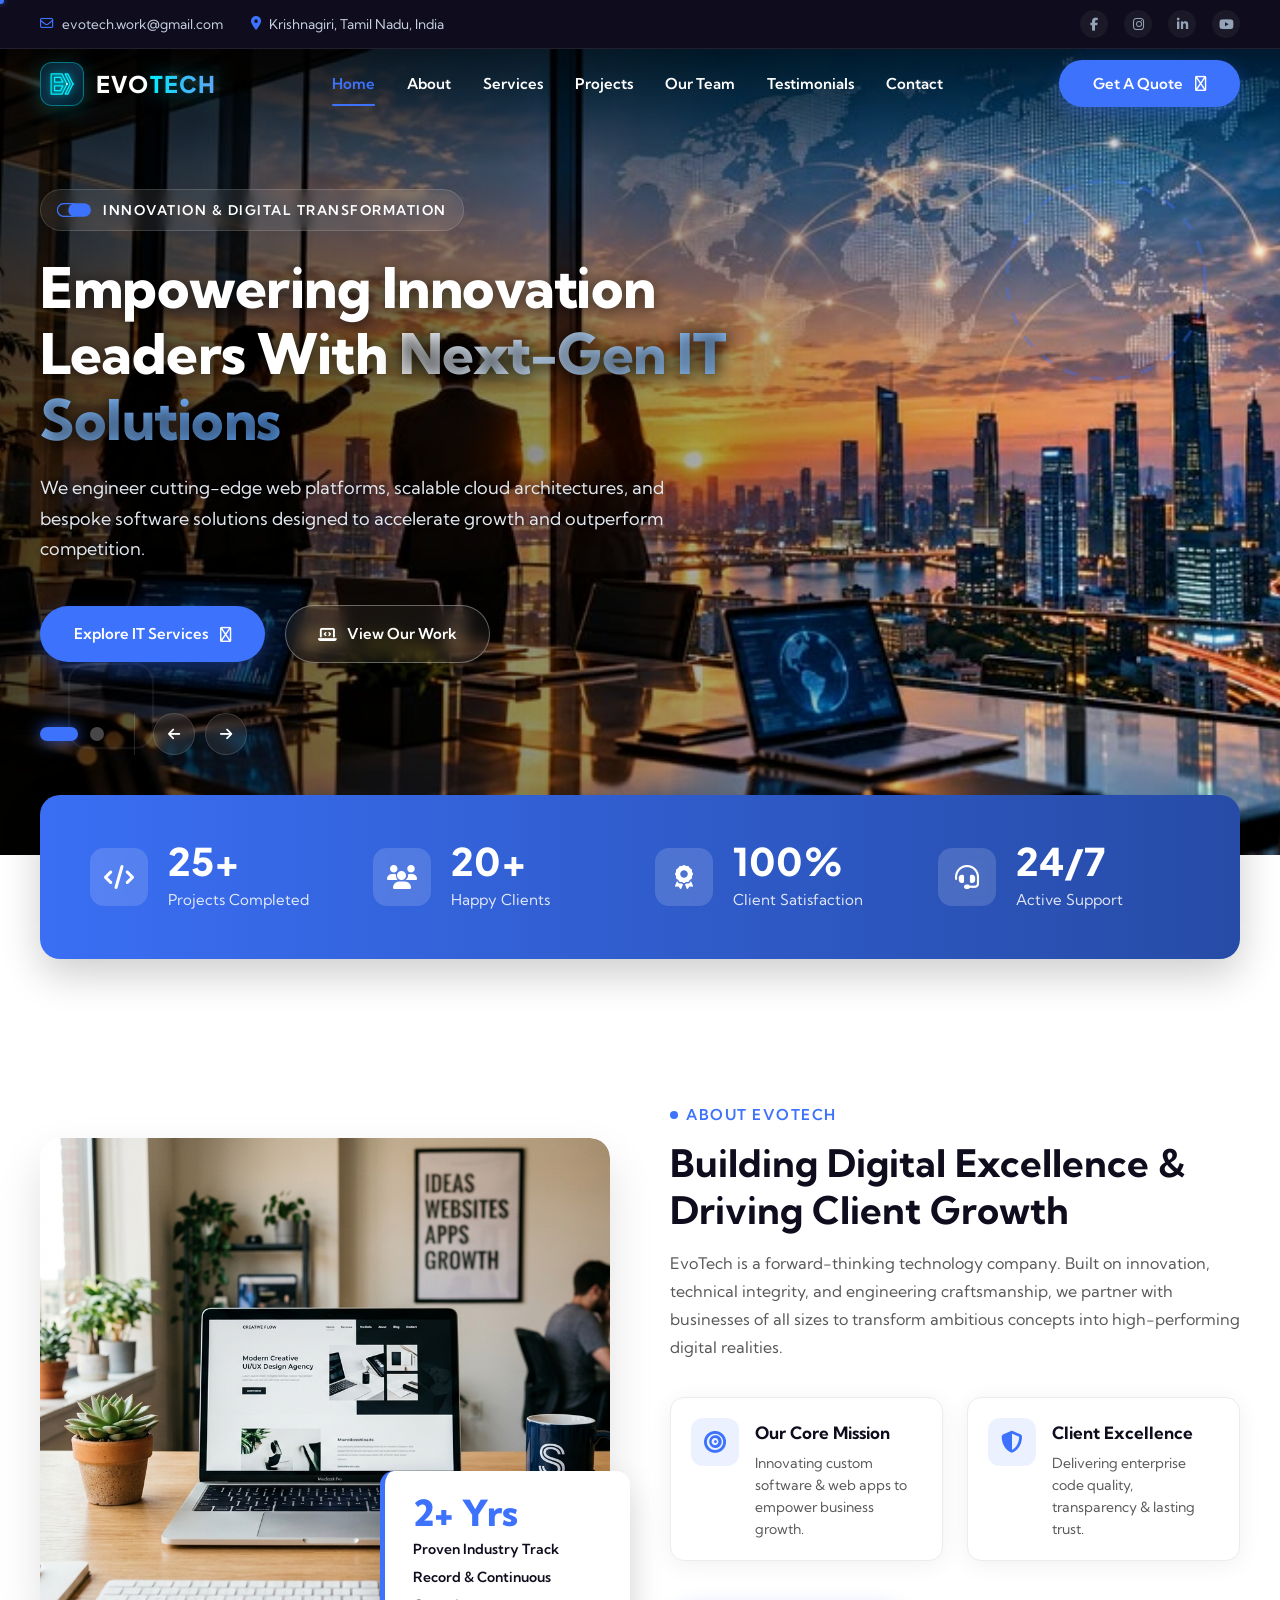
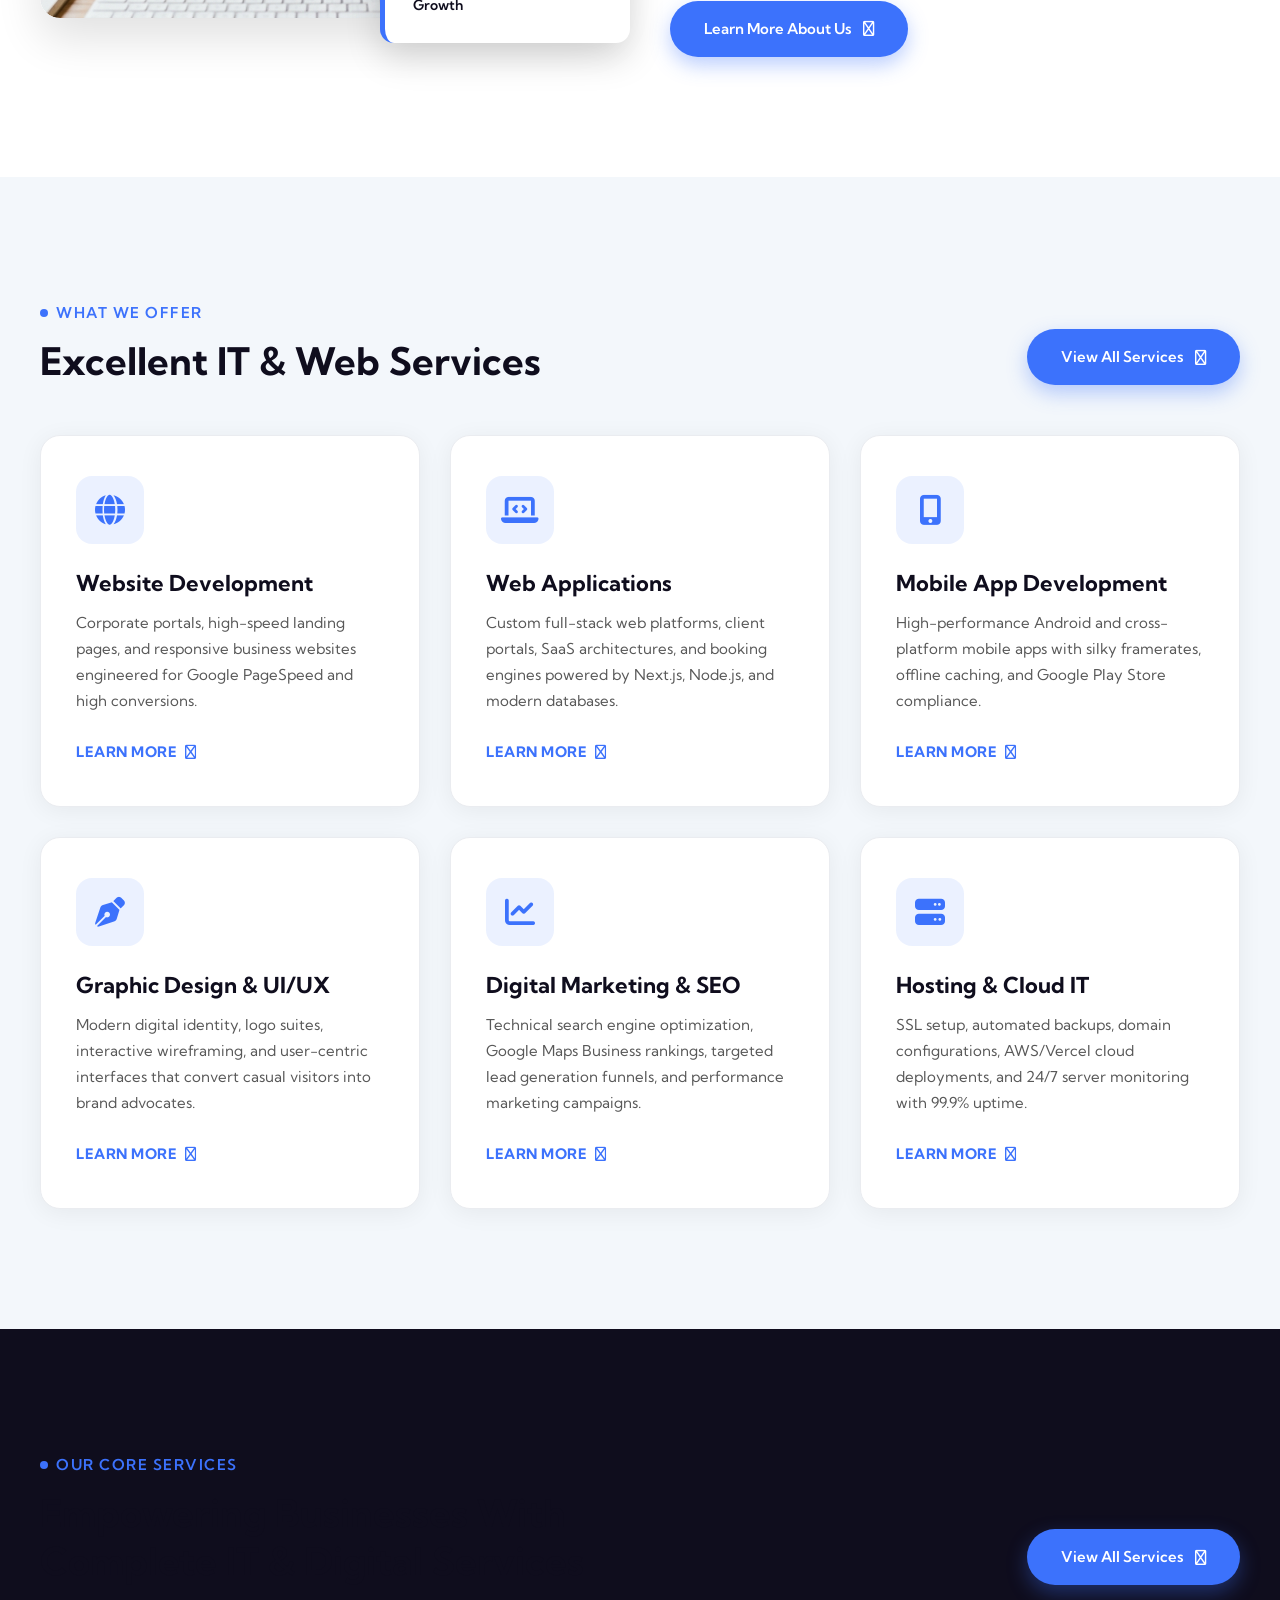
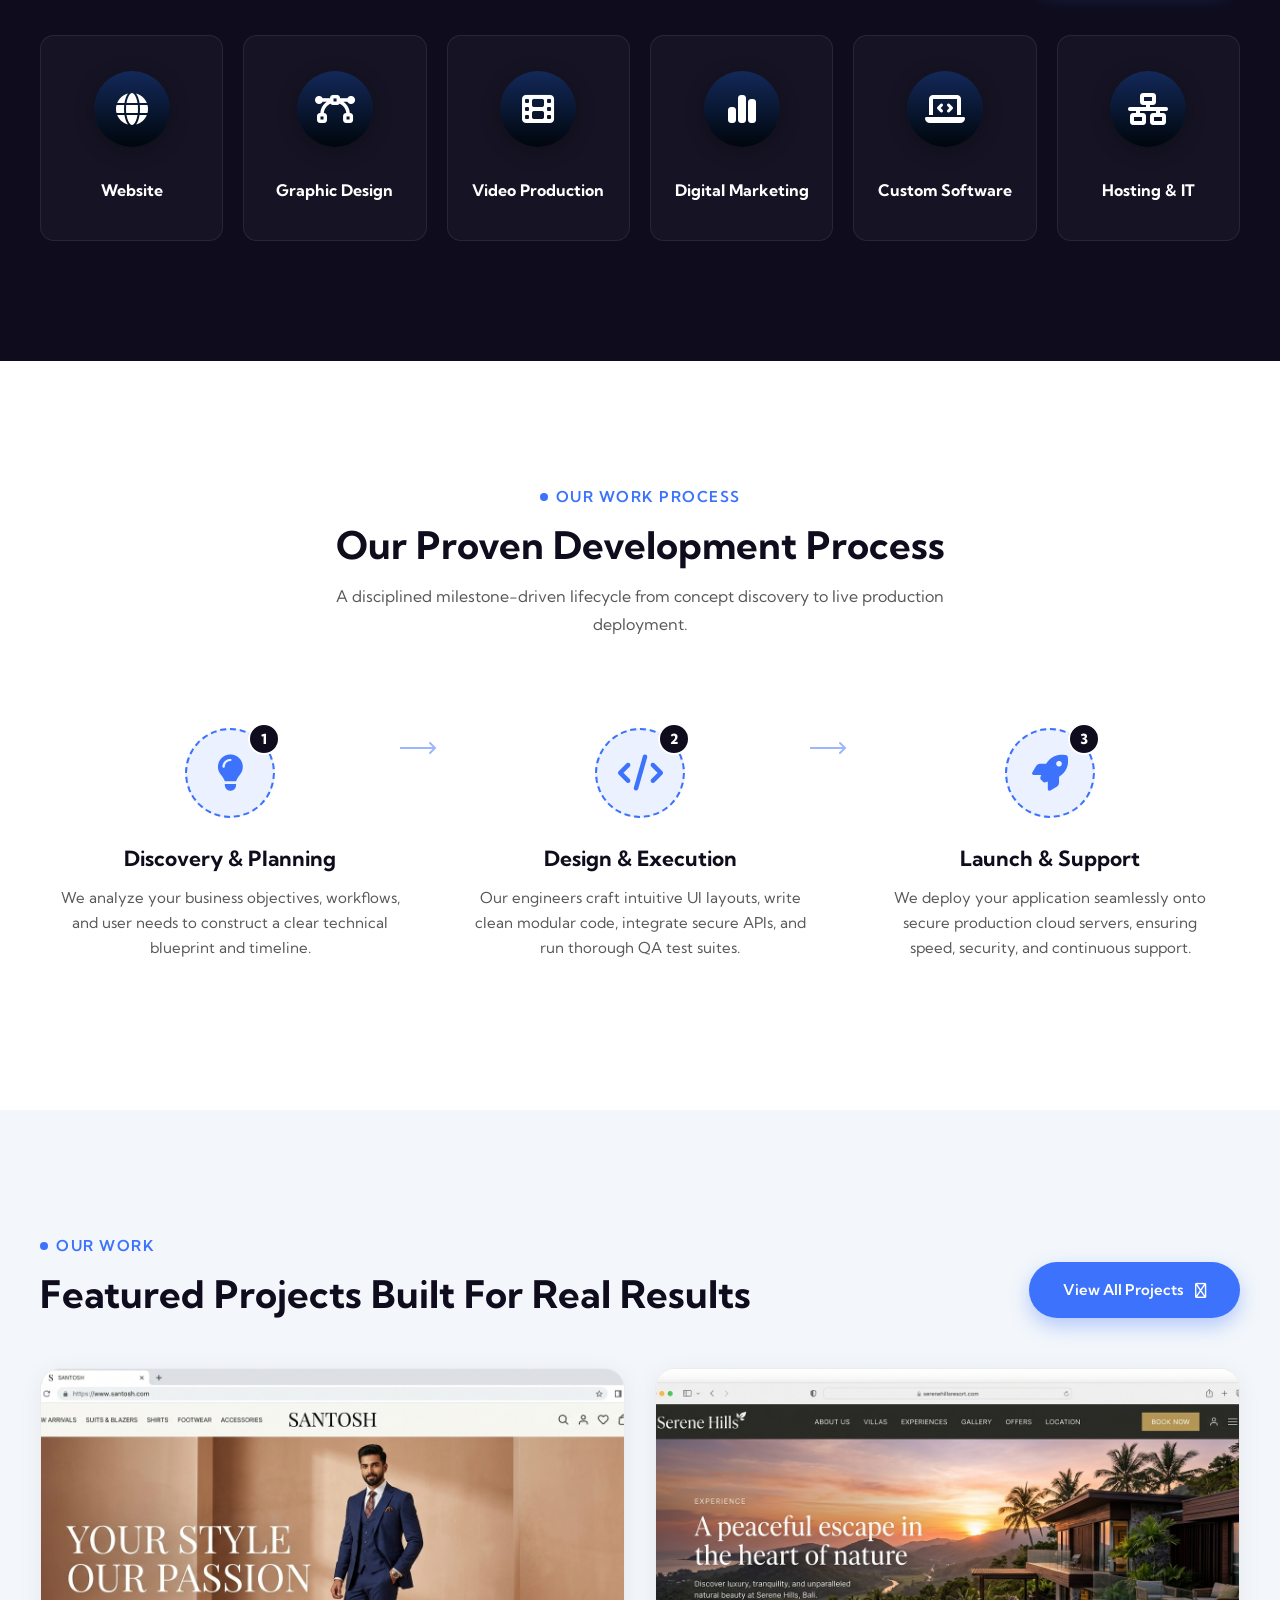
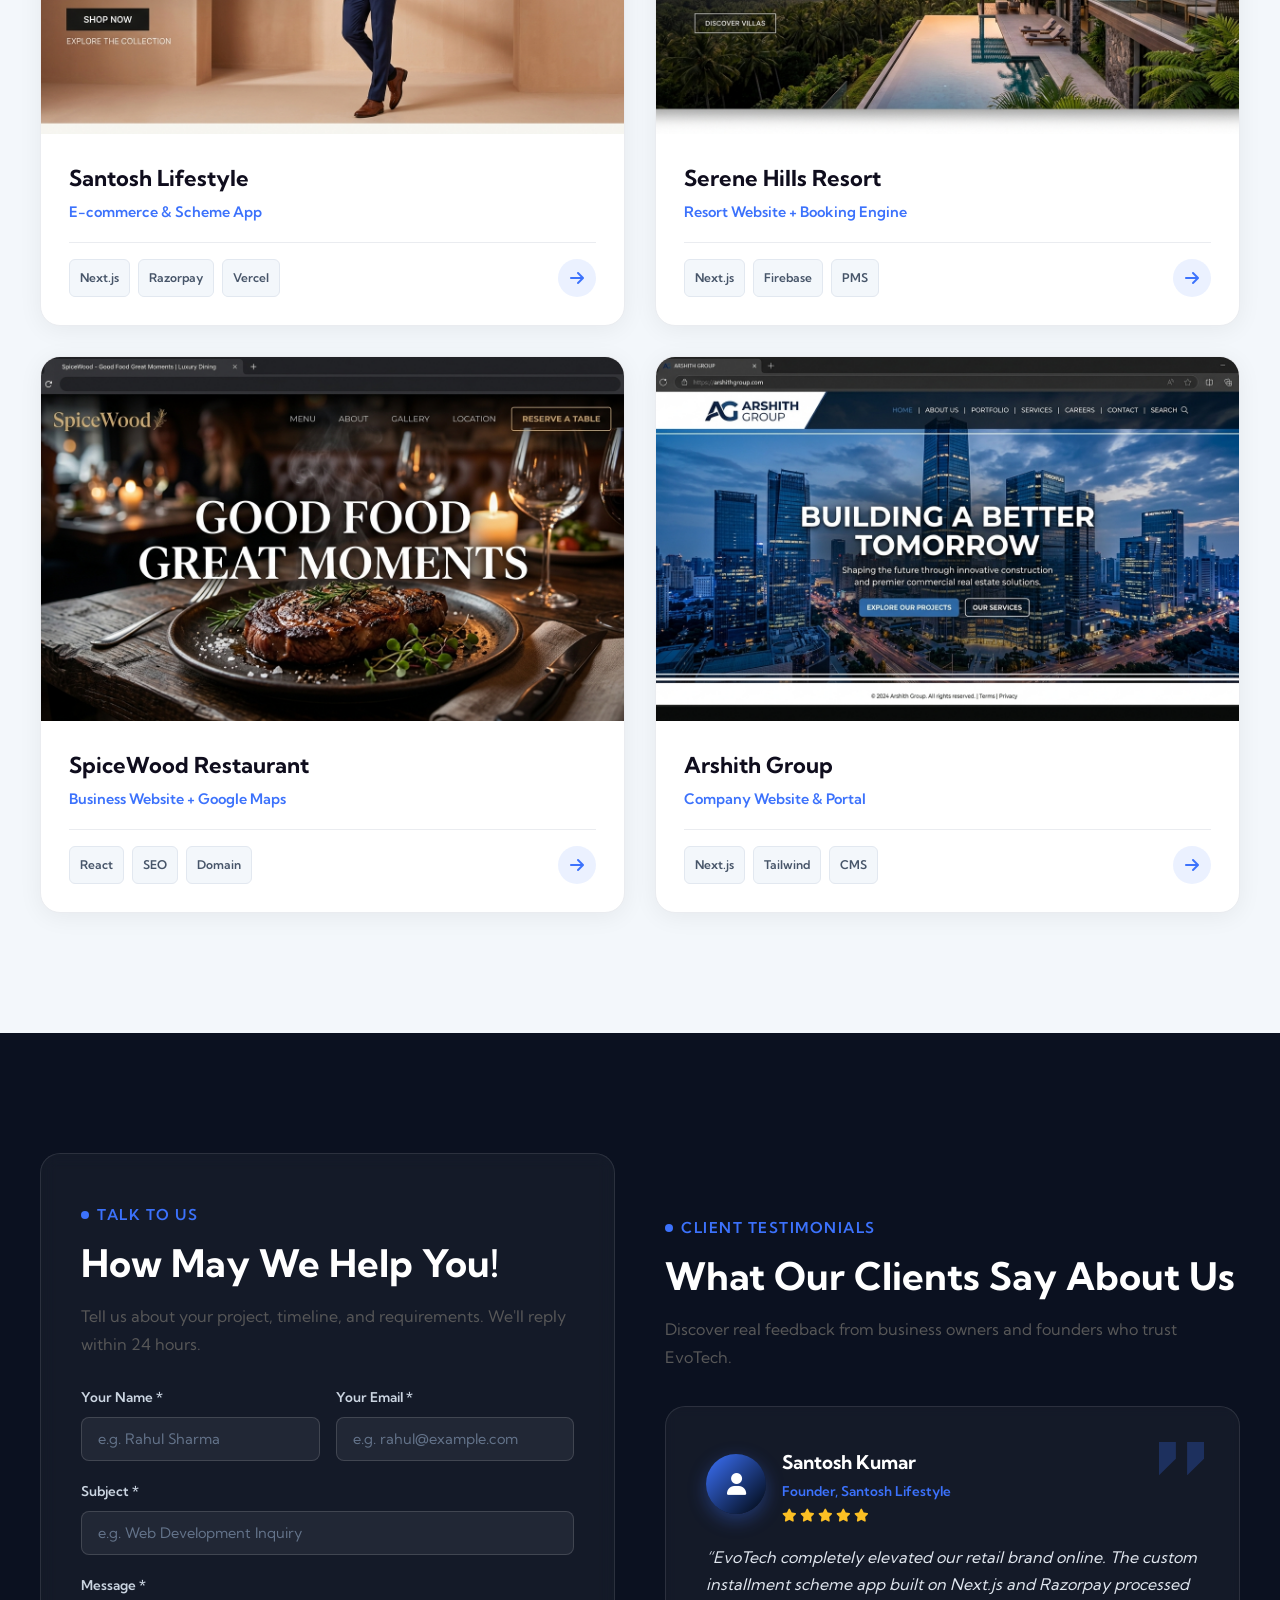
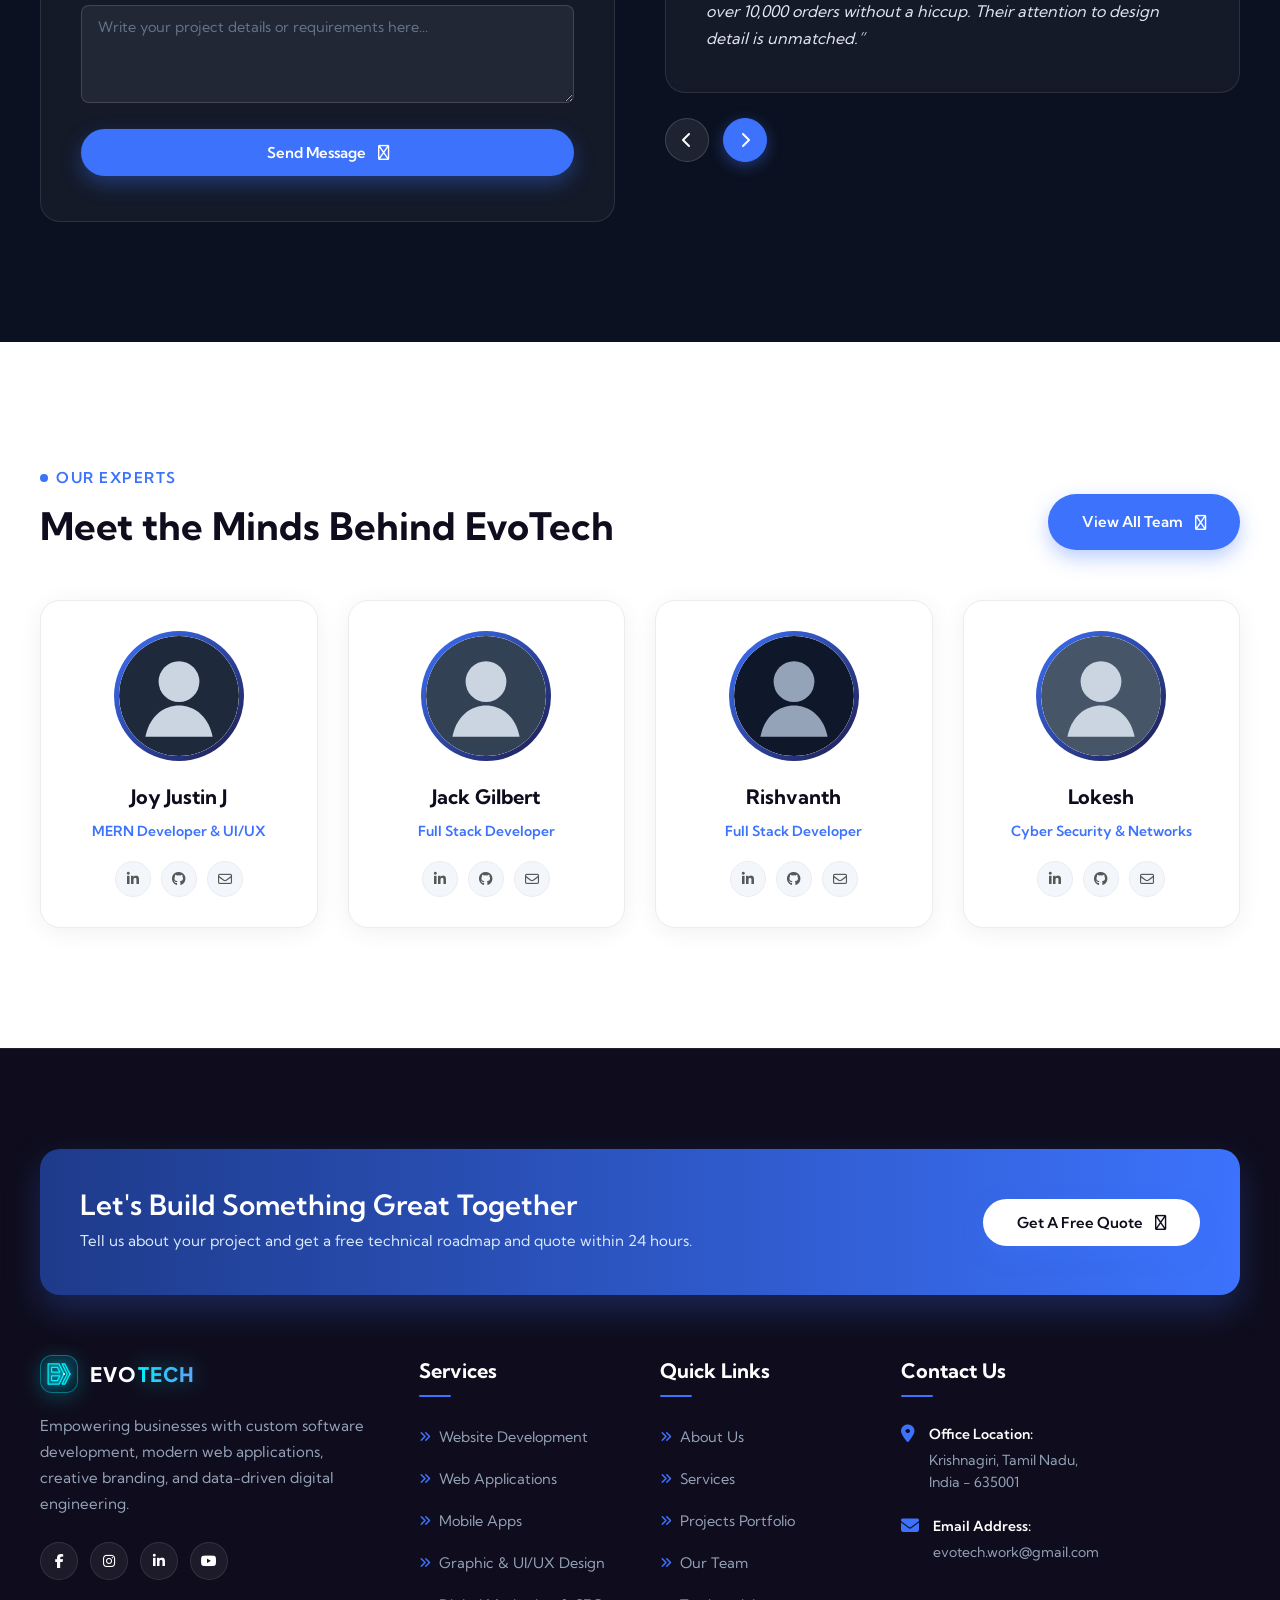
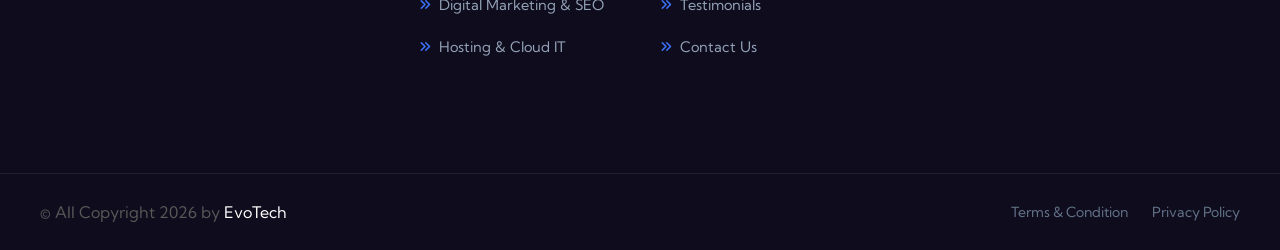
<file: index.html>
<!DOCTYPE html>
<html lang="en">
<head>
  <meta charset="UTF-8">
  <meta name="viewport" content="width=device-width, initial-scale=1.0">
  <title>EvoTech | Modern Software, Web &amp; IT Solutions</title>
  <meta name="description" content="EvoTech is a premier IT solutions, custom software development, website design, and digital engineering company. Clean design, strong performance, real results.">
  <meta name="keywords" content="IT company, Custom Software Development, Website Design, Digital Marketing, EvoTech, Web Apps, MERN Stack">
  <link rel="icon" type="image/svg+xml" href="assets/images/favicon.svg">
  
  <!-- Google Fonts: Kumbh Sans & Plus Jakarta Sans (Matches Reference) -->
  <link rel="preconnect" href="https://fonts.googleapis.com">
  <link rel="preconnect" href="https://fonts.gstatic.com" crossorigin>
  <link href="https://fonts.googleapis.com/css2?family=Kumbh+Sans:wght@300;400;500;600;700;800;900&family=Plus+Jakarta+Sans:wght@500;600;700;800&display=swap" rel="stylesheet">
  
  <!-- Font Awesome 6 Icons (Matches Reference) -->
  <link rel="stylesheet" href="https://cdnjs.cloudflare.com/ajax/libs/font-awesome/6.5.1/css/all.min.css">
  
  <!-- Main Stylesheet -->
  <link rel="stylesheet" href="style.css">
</head>
<body>

  <!-- Custom Mouse Cursor (Interactive Tracking) -->
  <div class="mouse-cursor cursor-outer"></div>
  <div class="mouse-cursor cursor-inner"></div>

  <!-- Top Header Area (Matches Reference) -->
  <div class="header-top">
    <div class="container">
      <div class="header-top-wrp">
        <ul class="info">
          <li>
            <i class="fa-regular fa-envelope"></i>
            <a href="mailto:evotech.work@gmail.com">evotech.work@gmail.com</a>
          </li>
          <li>
            <i class="fa-solid fa-location-dot"></i>
            <span>Krishnagiri, Tamil Nadu, India</span>
          </li>
        </ul>
        <ul class="link-info">
          <li><a href="https://facebook.com" target="_blank" rel="noopener noreferrer" aria-label="Facebook"><i class="fa-brands fa-facebook-f"></i></a></li>
          <li><a href="https://instagram.com" target="_blank" rel="noopener noreferrer" aria-label="Instagram"><i class="fa-brands fa-instagram"></i></a></li>
          <li><a href="https://linkedin.com" target="_blank" rel="noopener noreferrer" aria-label="LinkedIn"><i class="fa-brands fa-linkedin-in"></i></a></li>
          <li><a href="https://youtube.com" target="_blank" rel="noopener noreferrer" aria-label="YouTube"><i class="fa-brands fa-youtube"></i></a></li>
        </ul>
      </div>
    </div>
  </div>

  <!-- Main Header Area (Fixed On Scroll with Glassmorphism) -->
  <header class="header-area">
    <div class="container">
      <div class="header__main">
        <!-- Logo -->
        <a href="index.html" class="logo" id="brand-logo">
          <div class="logo-badge">
            <svg viewBox="0 0 36 36" fill="none" xmlns="http://www.w3.org/2000/svg">
              <path fill-rule="evenodd" clip-rule="evenodd" d="M4 5H18L24.5 18L18 31H4V5ZM8.5 9.5H16L19 15.5H8.5V9.5ZM8.5 20.5H19L16 26.5H8.5V20.5Z" fill="rgba(0, 242, 254, 0.22)" stroke="#00f2fe" stroke-width="1.6" stroke-linejoin="round"/>
              <path d="M22 5H25.5L32 18L25.5 31H22L28.5 18L22 5Z" fill="rgba(0, 242, 254, 0.22)" stroke="#00f2fe" stroke-width="1.6" stroke-linejoin="round"/>
              <circle cx="24.5" cy="18" r="1.2" fill="#ffffff"/>
              <circle cx="32" cy="18" r="1.2" fill="#00f2fe"/>
            </svg>
          </div>
          <span class="logo-text">EVO<span>TECH</span></span>
        </a>

        <!-- Desktop Navigation Menu -->
        <div class="main-menu">
          <nav>
            <ul>
              <li><a href="index.html" class="active">Home</a></li>
              <li><a href="about.html">About</a></li>
              <li><a href="services.html">Services</a></li>
              <li><a href="projects.html">Projects</a></li>
              <li><a href="team.html">Our Team</a></li>
              <li><a href="testimonials.html">Testimonials</a></li>
              <li><a href="contact.html">Contact</a></li>
            </ul>
          </nav>
        </div>

        <!-- Action / CTA Buttons -->
        <div class="header-actions">
          <button class="btn-one open-quote-modal" id="nav-quote-btn">
            <span>Get A Quote</span>
            <i class="fa-regular fa-arrow-right-long"></i>
          </button>

          <!-- Mobile Toggle Button -->
          <button class="mobile-menu-btn" id="openButton" aria-label="Open Navigation Menu">
            <i class="fa-solid fa-bars"></i>
          </button>
        </div>
      </div>
    </div>
  </header>

  <!-- Mobile Sidebar Menu Drawer -->
  <div class="sidebar-overlay"></div>
  <aside class="sidebar-area" id="targetElement">
    <button class="sidebar-close-btn" id="closeButton" aria-label="Close Navigation Menu">
      <i class="fa-solid fa-xmark"></i>
    </button>
    
    <div class="logo mb-30" style="display:flex; align-items:center; gap:10px;">
      <div class="logo-badge" style="width:38px; height:38px;">
        <svg viewBox="0 0 36 36" width="22" height="22" fill="none">
          <path fill-rule="evenodd" clip-rule="evenodd" d="M4 5H18L24.5 18L18 31H4V5ZM8.5 9.5H16L19 15.5H8.5V9.5ZM8.5 20.5H19L16 26.5H8.5V20.5Z" fill="rgba(0, 242, 254, 0.22)" stroke="#00f2fe" stroke-width="1.6" stroke-linejoin="round"/>
          <path d="M22 5H25.5L32 18L25.5 31H22L28.5 18L22 5Z" fill="rgba(0, 242, 254, 0.22)" stroke="#00f2fe" stroke-width="1.6" stroke-linejoin="round"/>
          <circle cx="24.5" cy="18" r="1.2" fill="#ffffff"/>
          <circle cx="32" cy="18" r="1.2" fill="#00f2fe"/>
        </svg>
      </div>
      <span class="logo-text" style="font-size:20px;">EVO<span>TECH</span></span>
    </div>

    <div class="sidebar-menu">
      <ul>
        <li><a href="index.html" class="active">Home</a></li>
        <li><a href="about.html">About Us</a></li>
        <li><a href="services.html">Services</a></li>
        <li><a href="projects.html">Projects</a></li>
        <li><a href="team.html">Our Team</a></li>
        <li><a href="testimonials.html">Testimonials</a></li>
        <li><a href="contact.html">Contact</a></li>
      </ul>
    </div>

    <div style="margin-top:25px;">
      <button class="btn-one open-quote-modal" style="width:100%; justify-content:center;">
        <span>Get A Quote</span>
        <i class="fa-regular fa-arrow-right-long"></i>
      </button>
    </div>

    <ul class="sidebar-contact">
      <li><i class="fa-regular fa-envelope"></i> evotech.work@gmail.com</li>
      <li><i class="fa-solid fa-location-dot"></i> Krishnagiri, Tamil Nadu, India</li>
    </ul>
  </aside>

  <!-- MAIN BODY -->
  <main>

    <!-- 1. HERO BANNER SECTION (Matches Reference Layout & Animations) -->
    <section class="banner-area">
      <!-- Background Carousel Pictures & Dynamic Ken-Burns Cross-Fade -->
      <div class="banner-carousel-wrap">
        <div class="banner-carousel-slide active" style="background-image: url('assets/images/hero-slide-innovation.jpg');" data-index="0"></div>
        <div class="banner-carousel-slide" style="background-image: url('assets/images/hero-slide-workspace.jpg');" data-index="1"></div>
      </div>
      <div class="banner-overlay"></div>

      <!-- Animated Shapes -->
      <div class="banner__line sway__animation">
        <svg width="220" height="220" viewBox="0 0 100 100" fill="none">
          <circle cx="50" cy="50" r="45" stroke="#3c72fc" stroke-width="1.5" stroke-dasharray="6 6" />
        </svg>
      </div>
      <div class="banner__shape-left sway_Y__animation">
        <svg width="120" height="120" viewBox="0 0 100 100" fill="none">
          <rect x="15" y="15" width="70" height="70" rx="15" stroke="rgba(255,255,255,0.15)" stroke-width="2" />
        </svg>
      </div>

      <div class="container">
        <div class="banner__content">
          <!-- Eyebrow Badge -->
          <div class="banner-eyebrow" id="banner-eyebrow-text">
            <svg width="34" height="14" viewBox="0 0 40 16" fill="none">
              <rect x="0.5" y="0.5" width="25.6" height="15" rx="7.5" stroke="#3c72fc" stroke-width="1.5"/>
              <rect x="13.3" y="0" width="26.6" height="16" rx="8" fill="#3c72fc" />
            </svg>
            INNOVATION & DIGITAL TRANSFORMATION
          </div>

          <!-- Headline -->
          <h1 class="banner-title" id="banner-title-text">
            Empowering Innovation Leaders With <span class="gradient-text">Next-Gen IT Solutions</span>
          </h1>

          <!-- Description -->
          <p class="banner-desc" id="banner-desc-text">
            We engineer cutting-edge web platforms, scalable cloud architectures, and bespoke software solutions designed to accelerate growth and outperform competition.
          </p>

          <!-- Buttons -->
          <div class="banner-cta-group">
            <a href="services.html" class="btn-one">
              <span>Explore IT Services</span>
              <i class="fa-regular fa-arrow-right-long"></i>
            </a>
            <a href="projects.html" class="btn-outline">
              <i class="fa-solid fa-laptop-code"></i>
              <span>View Our Work</span>
            </a>
          </div>

          <!-- Slide Tabs Controller & Arrow Navigation -->
          <div class="banner-carousel-controls">
            <div class="banner-slide-tabs">
              <div class="banner-tab-dot active" data-slide="0" title="Slide 1: Innovation Leadership"></div>
              <div class="banner-tab-dot" data-slide="1" title="Slide 2: Modern Workspace & Systems"></div>
            </div>
            <div class="banner-arrows">
              <button class="banner-arrow-btn" id="banner-prev-btn" aria-label="Previous Hero Slide">
                <i class="fa-solid fa-arrow-left"></i>
              </button>
              <button class="banner-arrow-btn" id="banner-next-btn" aria-label="Next Hero Slide">
                <i class="fa-solid fa-arrow-right"></i>
              </button>
            </div>
          </div>
        </div>
      </div>
    </section>

    <!-- 2. COUNTER SECTION (Matches Reference Gradient Bar & Bounce Numbers) -->
    <section class="counter-area">
      <div class="container">
        <div class="counter__wrp gradient-bg">
          <!-- Stat 1 -->
          <div class="counter__item">
            <div class="counter__icon-wrap">
              <i class="fa-solid fa-code"></i>
            </div>
            <div class="content">
              <h3><span class="count" data-target="25">25</span>+</h3>
              <p>Projects Completed</p>
            </div>
          </div>

          <!-- Stat 2 -->
          <div class="counter__item">
            <div class="counter__icon-wrap">
              <i class="fa-solid fa-users"></i>
            </div>
            <div class="content">
              <h3><span class="count" data-target="20">20</span>+</h3>
              <p>Happy Clients</p>
            </div>
          </div>

          <!-- Stat 3 -->
          <div class="counter__item">
            <div class="counter__icon-wrap">
              <i class="fa-solid fa-award"></i>
            </div>
            <div class="content">
              <h3><span class="count" data-target="100">100</span>%</h3>
              <p>Client Satisfaction</p>
            </div>
          </div>

          <!-- Stat 4 -->
          <div class="counter__item">
            <div class="counter__icon-wrap">
              <i class="fa-solid fa-headset"></i>
            </div>
            <div class="content">
              <h3>24/7</h3>
              <p>Active Support</p>
            </div>
          </div>
        </div>
      </div>
    </section>

    <!-- 3. ABOUT AREA (Matches Reference Layout & Double Image Structure) -->
    <section class="about-area pt-100 pb-120">
      <div class="container">
        <div class="about-grid">
          <!-- Left Visual with Floating Experience Badge -->
          <div class="about__left-item">
            <div class="about-img-box">
              <img src="assets/images/hero-workspace.jpg" alt="EvoTech Engineering Workspace">
            </div>
            <div class="about-floating-card">
              <div class="big-num">2+ Yrs</div>
              <div class="card-text">Proven Industry Track Record &amp; Continuous Growth</div>
            </div>
          </div>

          <!-- Right Content Column -->
          <div>
            <div class="section-header">
              <h5>
                <span class="title-dot"></span>
                ABOUT EVOTECH
              </h5>
              <h2>Building Digital Excellence &amp; Driving Client Growth</h2>
              <p>
                EvoTech is a forward-thinking technology company. Built on innovation, technical integrity, and engineering craftsmanship, we partner with businesses of all sizes to transform ambitious concepts into high-performing digital realities.
              </p>
            </div>

            <!-- Two Sub-items -->
            <div class="about-features-row">
              <div class="about__right-item">
                <div class="icon">
                  <i class="fa-solid fa-bullseye"></i>
                </div>
                <div class="content">
                  <h4>Our Core Mission</h4>
                  <p>Innovating custom software &amp; web apps to empower business growth.</p>
                </div>
              </div>

              <div class="about__right-item">
                <div class="icon">
                  <i class="fa-solid fa-shield-halved"></i>
                </div>
                <div class="content">
                  <h4>Client Excellence</h4>
                  <p>Delivering enterprise code quality, transparency &amp; lasting trust.</p>
                </div>
              </div>
            </div>

            <div style="margin-top: 40px;">
              <a href="about.html" class="btn-one">
                <span>Learn More About Us</span>
                <i class="fa-regular fa-arrow-right-long"></i>
              </a>
            </div>
          </div>
        </div>
      </div>
    </section>

    <!-- 4. SERVICES AREA: WHAT WE OFFER (Matches Reference Layout & Cards) -->
    <section class="service-area pt-120 pb-120" id="services">
      <div class="container">
        <div class="service-header-wrap">
          <div class="section-header">
            <h5>
              <span class="title-dot"></span>
              WHAT WE OFFER
            </h5>
            <h2>Excellent IT &amp; Web Services</h2>
          </div>
          <a href="services.html" class="btn-one">
            <span>View All Services</span>
            <i class="fa-regular fa-arrow-right-long"></i>
          </a>
        </div>

        <div class="service-grid">
          <!-- Service 1 -->
          <div class="service__item">
            <div class="service__icon">
              <i class="fa-solid fa-globe"></i>
            </div>
            <h4><a href="services.html#service-web">Website Development</a></h4>
            <p>Corporate portals, high-speed landing pages, and responsive business websites engineered for Google PageSpeed and high conversions.</p>
            <a href="services.html#service-web" class="service-link-btn">
              <span>Learn More</span>
              <i class="fa-regular fa-arrow-right-long"></i>
            </a>
          </div>

          <!-- Service 2 -->
          <div class="service__item">
            <div class="service__icon">
              <i class="fa-solid fa-laptop-code"></i>
            </div>
            <h4><a href="services.html#service-webapp">Web Applications</a></h4>
            <p>Custom full-stack web platforms, client portals, SaaS architectures, and booking engines powered by Next.js, Node.js, and modern databases.</p>
            <a href="services.html#service-webapp" class="service-link-btn">
              <span>Learn More</span>
              <i class="fa-regular fa-arrow-right-long"></i>
            </a>
          </div>

          <!-- Service 3 -->
          <div class="service__item">
            <div class="service__icon">
              <i class="fa-solid fa-mobile-screen-button"></i>
            </div>
            <h4><a href="services.html#service-mobile">Mobile App Development</a></h4>
            <p>High-performance Android and cross-platform mobile apps with silky framerates, offline caching, and Google Play Store compliance.</p>
            <a href="services.html#service-mobile" class="service-link-btn">
              <span>Learn More</span>
              <i class="fa-regular fa-arrow-right-long"></i>
            </a>
          </div>

          <!-- Service 4 -->
          <div class="service__item">
            <div class="service__icon">
              <i class="fa-solid fa-pen-nib"></i>
            </div>
            <h4><a href="services.html#service-uiux">Graphic Design &amp; UI/UX</a></h4>
            <p>Modern digital identity, logo suites, interactive wireframing, and user-centric interfaces that convert casual visitors into brand advocates.</p>
            <a href="services.html#service-uiux" class="service-link-btn">
              <span>Learn More</span>
              <i class="fa-regular fa-arrow-right-long"></i>
            </a>
          </div>

          <!-- Service 5 -->
          <div class="service__item">
            <div class="service__icon">
              <i class="fa-solid fa-chart-line"></i>
            </div>
            <h4><a href="services.html#service-seo">Digital Marketing &amp; SEO</a></h4>
            <p>Technical search engine optimization, Google Maps Business rankings, targeted lead generation funnels, and performance marketing campaigns.</p>
            <a href="services.html#service-seo" class="service-link-btn">
              <span>Learn More</span>
              <i class="fa-regular fa-arrow-right-long"></i>
            </a>
          </div>

          <!-- Service 6 -->
          <div class="service__item">
            <div class="service__icon">
              <i class="fa-solid fa-server"></i>
            </div>
            <h4><a href="services.html#service-hosting">Hosting &amp; Cloud IT</a></h4>
            <p>SSL setup, automated backups, domain configurations, AWS/Vercel cloud deployments, and 24/7 server monitoring with 99.9% uptime.</p>
            <a href="services.html#service-hosting" class="service-link-btn">
              <span>Learn More</span>
              <i class="fa-regular fa-arrow-right-long"></i>
            </a>
          </div>
        </div>
      </div>
    </section>

    <!-- 5. THE ICONIC OFFER AREA (Exact 3D Rotating Icons On Hover from vexoratech.in) -->
    <section class="offer-area secondary-bg pt-120 pb-120">
      <div class="container">
        <div class="service-header-wrap">
          <div class="section-header">
            <h5>
              <span class="title-dot"></span>
              OUR CORE SERVICES
            </h5>
            <h2>Empowering Businesses With <br>Complete IT &amp; Digital Services</h2>
          </div>
          <a href="services.html" class="btn-one">
            <span>View All Services</span>
            <i class="fa-regular fa-arrow-right-long"></i>
          </a>
        </div>

        <div class="offer-grid">
          <!-- Offer 1: Website -->
          <a href="services.html#service-web" class="offer__item">
            <div class="offer__icon">
              <i class="fa-solid fa-globe"></i>
            </div>
            <h4>Website</h4>
          </a>

          <!-- Offer 2: Graphic Design -->
          <a href="services.html#service-uiux" class="offer__item">
            <div class="offer__icon">
              <i class="fa-solid fa-bezier-curve"></i>
            </div>
            <h4>Graphic Design</h4>
          </a>

          <!-- Offer 3: Video Production / Media -->
          <a href="services.html#service-uiux" class="offer__item">
            <div class="offer__icon">
              <i class="fa-solid fa-film"></i>
            </div>
            <h4>Video Production</h4>
          </a>

          <!-- Offer 4: Digital Marketing -->
          <a href="services.html#service-seo" class="offer__item">
            <div class="offer__icon">
              <i class="fa-solid fa-chart-simple"></i>
            </div>
            <h4>Digital Marketing</h4>
          </a>

          <!-- Offer 5: Custom Software -->
          <a href="services.html#service-webapp" class="offer__item">
            <div class="offer__icon">
              <i class="fa-solid fa-laptop-code"></i>
            </div>
            <h4>Custom Software</h4>
          </a>

          <!-- Offer 6: Hosting & IT -->
          <a href="services.html#service-hosting" class="offer__item">
            <div class="offer__icon">
              <i class="fa-solid fa-network-wired"></i>
            </div>
            <h4>Hosting &amp; IT</h4>
          </a>
        </div>
      </div>
    </section>

    <!-- 6. DEVELOPMENT PROCESS AREA (Matches Reference Step Layout) -->
    <section class="process-area pt-120 pb-120">
      <div class="container">
        <div class="section-header" style="text-align: center; margin-bottom: 60px;">
          <h5>
            <span class="title-dot"></span>
            OUR WORK PROCESS
          </h5>
          <h2>Our Proven Development Process</h2>
          <p style="margin: 12px auto 0;">A disciplined milestone-driven lifecycle from concept discovery to live production deployment.</p>
        </div>

        <div class="process-grid">
          <!-- Step 1 -->
          <div class="process__item">
            <div class="process__badge-box">
              <div class="process__circle">
                <i class="fa-solid fa-lightbulb"></i>
              </div>
              <span class="process-number">1</span>
            </div>
            <div class="process__content">
              <h4>Discovery &amp; Planning</h4>
              <p>We analyze your business objectives, workflows, and user needs to construct a clear technical blueprint and timeline.</p>
            </div>
            <div class="process-arrow-line">
              <svg width="40" height="20" viewBox="0 0 40 20" fill="none"><path d="M0 10 H35 M30 5 L35 10 L30 15" stroke="#3c72fc" stroke-width="2" stroke-linecap="round"/></svg>
            </div>
          </div>

          <!-- Step 2 -->
          <div class="process__item">
            <div class="process__badge-box">
              <div class="process__circle">
                <i class="fa-solid fa-code"></i>
              </div>
              <span class="process-number">2</span>
            </div>
            <div class="process__content">
              <h4>Design &amp; Execution</h4>
              <p>Our engineers craft intuitive UI layouts, write clean modular code, integrate secure APIs, and run thorough QA test suites.</p>
            </div>
            <div class="process-arrow-line">
              <svg width="40" height="20" viewBox="0 0 40 20" fill="none"><path d="M0 10 H35 M30 5 L35 10 L30 15" stroke="#3c72fc" stroke-width="2" stroke-linecap="round"/></svg>
            </div>
          </div>

          <!-- Step 3 -->
          <div class="process__item">
            <div class="process__badge-box">
              <div class="process__circle">
                <i class="fa-solid fa-rocket"></i>
              </div>
              <span class="process-number">3</span>
            </div>
            <div class="process__content">
              <h4>Launch &amp; Support</h4>
              <p>We deploy your application seamlessly onto secure production cloud servers, ensuring speed, security, and continuous support.</p>
            </div>
          </div>
        </div>
      </div>
    </section>

    <!-- 7. FEATURED PROJECTS (User's Exact Portfolio Projects with Lightbox) -->
    <section class="projects-area pt-120 pb-120" id="projects">
      <div class="container">
        <div class="service-header-wrap">
          <div class="section-header">
            <h5>
              <span class="title-dot"></span>
              OUR WORK
            </h5>
            <h2>Featured Projects Built For Real Results</h2>
          </div>
          <a href="projects.html" class="btn-one">
            <span>View All Projects</span>
            <i class="fa-regular fa-arrow-right-long"></i>
          </a>
        </div>

        <div class="projects-grid">
          <!-- Project 1: Santosh Lifestyle -->
          <div class="project-card" data-project-id="santosh">
            <div class="project-thumb-box">
              <img src="assets/images/project-santosh.jpg" alt="Santosh Lifestyle E-commerce Preview" class="project-img" loading="lazy">
            </div>
            <div class="project-info-box">
              <h3 class="project-title">Santosh Lifestyle</h3>
              <p class="project-subtitle">E-commerce &amp; Scheme App</p>
              <div class="project-tags-row">
                <div class="tags-left">
                  <span class="tech-tag">Next.js</span>
                  <span class="tech-tag">Razorpay</span>
                  <span class="tech-tag">Vercel</span>
                </div>
                <div class="project-card-arrow">
                  <i class="fa-solid fa-arrow-right"></i>
                </div>
              </div>
            </div>
          </div>

          <!-- Project 2: Serene Hills Resort -->
          <div class="project-card" data-project-id="serene">
            <div class="project-thumb-box">
              <img src="assets/images/project-serene.jpg" alt="Serene Hills Resort Website Preview" class="project-img" loading="lazy">
            </div>
            <div class="project-info-box">
              <h3 class="project-title">Serene Hills Resort</h3>
              <p class="project-subtitle">Resort Website + Booking Engine</p>
              <div class="project-tags-row">
                <div class="tags-left">
                  <span class="tech-tag">Next.js</span>
                  <span class="tech-tag">Firebase</span>
                  <span class="tech-tag">PMS</span>
                </div>
                <div class="project-card-arrow">
                  <i class="fa-solid fa-arrow-right"></i>
                </div>
              </div>
            </div>
          </div>

          <!-- Project 3: SpiceWood Restaurant -->
          <div class="project-card" data-project-id="spicewood">
            <div class="project-thumb-box">
              <img src="assets/images/project-spicewood.jpg" alt="SpiceWood Restaurant Website Preview" class="project-img" loading="lazy">
            </div>
            <div class="project-info-box">
              <h3 class="project-title">SpiceWood Restaurant</h3>
              <p class="project-subtitle">Business Website + Google Maps</p>
              <div class="project-tags-row">
                <div class="tags-left">
                  <span class="tech-tag">React</span>
                  <span class="tech-tag">SEO</span>
                  <span class="tech-tag">Domain</span>
                </div>
                <div class="project-card-arrow">
                  <i class="fa-solid fa-arrow-right"></i>
                </div>
              </div>
            </div>
          </div>

          <!-- Project 4: Arshith Group -->
          <div class="project-card" data-project-id="arshith">
            <div class="project-thumb-box">
              <img src="assets/images/project-arshith.jpg" alt="Arshith Group Corporate Website Preview" class="project-img" loading="lazy">
            </div>
            <div class="project-info-box">
              <h3 class="project-title">Arshith Group</h3>
              <p class="project-subtitle">Company Website &amp; Portal</p>
              <div class="project-tags-row">
                <div class="tags-left">
                  <span class="tech-tag">Next.js</span>
                  <span class="tech-tag">Tailwind</span>
                  <span class="tech-tag">CMS</span>
                </div>
                <div class="project-card-arrow">
                  <i class="fa-solid fa-arrow-right"></i>
                </div>
              </div>
            </div>
          </div>
        </div>
      </div>
    </section>

    <!-- 8. TALK TO US & TESTIMONIALS (Matches Split Layout in Reference) -->
    <section class="testimonial-area pt-120 pb-120">
      <div class="container">
        <div class="testimonial-split-grid">
          
          <!-- Left Column: "Talk To Us" Form -->
          <div class="talk-us__item">
            <div class="section-header">
              <h5>
                <span class="title-dot"></span>
                TALK TO US
              </h5>
              <h2>How May We Help You!</h2>
              <p>Tell us about your project, timeline, and requirements. We'll reply within 24 hours.</p>
            </div>

            <form id="talk-form" class="talk-form-grid">
              <div class="talk-form-group">
                <label for="talk-name">Your Name *</label>
                <input type="text" id="talk-name" required placeholder="e.g. Rahul Sharma">
              </div>

              <div class="talk-form-group">
                <label for="talk-email">Your Email *</label>
                <input type="email" id="talk-email" required placeholder="e.g. rahul@example.com">
              </div>

              <div class="talk-form-group form-field-full">
                <label for="talk-subject">Subject *</label>
                <input type="text" id="talk-subject" required placeholder="e.g. Web Development Inquiry">
              </div>

              <div class="talk-form-group form-field-full">
                <label for="talk-message">Message *</label>
                <textarea id="talk-message" rows="4" required placeholder="Write your project details or requirements here..."></textarea>
              </div>

              <div class="talk-submit-btn">
                <button type="submit" class="btn-one" style="width: 100%; justify-content: center;">
                  <span>Send Message</span>
                  <i class="fa-regular fa-arrow-right-long"></i>
                </button>
              </div>
            </form>
          </div>

          <!-- Right Column: Client Testimonials Slider -->
          <div>
            <div class="section-header" style="margin-bottom: 35px;">
              <h5>
                <span class="title-dot"></span>
                CLIENT TESTIMONIALS
              </h5>
              <h2 style="color:var(--white);">What Our Clients Say About Us</h2>
              <p>Discover real feedback from business owners and founders who trust EvoTech.</p>
            </div>

            <!-- Active Testimonial Card -->
            <div class="testimonial__item">
              <svg class="coma" viewBox="0 0 50 37" fill="none">
                <path d="M0 0V37L18.75 18.5V0H0ZM31.25 0V37L50 18.5V0H31.25Z" fill="#3c72fc" />
              </svg>

              <div class="testimonial-client-row">
                <div class="client-avatar-circle">
                  <i class="fa-solid fa-user"></i>
                </div>
                <div class="testi-info">
                  <h4 id="testi-client-name">Santosh Kumar</h4>
                  <div class="client-title" id="testi-client-role">Founder, Santosh Lifestyle</div>
                  <div class="star-rating">
                    <i class="fa-solid fa-star"></i>
                    <i class="fa-solid fa-star"></i>
                    <i class="fa-solid fa-star"></i>
                    <i class="fa-solid fa-star"></i>
                    <i class="fa-solid fa-star"></i>
                  </div>
                </div>
              </div>

              <p class="testi-quote-text" id="testi-quote">
                “EvoTech completely elevated our retail brand online. The custom installment scheme app built on Next.js and Razorpay processed over 10,000 orders without a hiccup. Their attention to design detail is unmatched.”
              </p>
            </div>

            <!-- Slider Arrows -->
            <div class="testimonial__arry-btn">
              <button class="arry-prev" aria-label="Previous Testimonial">
                <i class="fa-solid fa-chevron-left"></i>
              </button>
              <button class="arry-next active" aria-label="Next Testimonial">
                <i class="fa-solid fa-chevron-right"></i>
              </button>
            </div>
          </div>

        </div>
      </div>
    </section>

    <!-- 9. TEAM AREA (User's Exact Team Members) -->
    <section class="team-area pt-120 pb-120" id="team">
      <div class="container">
        <div class="service-header-wrap">
          <div class="section-header">
            <h5>
              <span class="title-dot"></span>
              OUR EXPERTS
            </h5>
            <h2>Meet the Minds Behind EvoTech</h2>
          </div>
          <a href="team.html" class="btn-one">
            <span>View All Team</span>
            <i class="fa-regular fa-arrow-right-long"></i>
          </a>
        </div>

        <div class="team-grid">
          <!-- Member 1: Joy Justin J -->
          <div class="team-card">
            <div class="team-avatar-container">
              <svg viewBox="0 0 100 100" class="team-avatar-img">
                <circle cx="50" cy="50" r="50" fill="#1e293b"/>
                <circle cx="50" cy="38" r="17" fill="#cbd5e1"/>
                <path d="M22 84 C26 64, 40 58, 50 58 C60 58, 74 64, 78 84 Z" fill="#cbd5e1"/>
              </svg>
            </div>
            <h3 class="team-name">Joy Justin J</h3>
            <div class="team-role">MERN Developer &amp; UI/UX</div>
            <div class="team-socials">
              <a href="https://linkedin.com" target="_blank" rel="noopener" class="team-social-btn" aria-label="LinkedIn"><i class="fa-brands fa-linkedin-in"></i></a>
              <a href="https://github.com" target="_blank" rel="noopener" class="team-social-btn" aria-label="GitHub"><i class="fa-brands fa-github"></i></a>
              <a href="mailto:evotech.work@gmail.com" class="team-social-btn" aria-label="Email"><i class="fa-regular fa-envelope"></i></a>
            </div>
          </div>

          <!-- Member 2: Jack Gilbert -->
          <div class="team-card">
            <div class="team-avatar-container">
              <svg viewBox="0 0 100 100" class="team-avatar-img">
                <circle cx="50" cy="50" r="50" fill="#334155"/>
                <circle cx="50" cy="38" r="17" fill="#cbd5e1"/>
                <path d="M22 84 C26 64, 40 58, 50 58 C60 58, 74 64, 78 84 Z" fill="#cbd5e1"/>
              </svg>
            </div>
            <h3 class="team-name">Jack Gilbert</h3>
            <div class="team-role">Full Stack Developer</div>
            <div class="team-socials">
              <a href="https://linkedin.com" target="_blank" rel="noopener" class="team-social-btn" aria-label="LinkedIn"><i class="fa-brands fa-linkedin-in"></i></a>
              <a href="https://github.com" target="_blank" rel="noopener" class="team-social-btn" aria-label="GitHub"><i class="fa-brands fa-github"></i></a>
              <a href="mailto:evotech.work@gmail.com" class="team-social-btn" aria-label="Email"><i class="fa-regular fa-envelope"></i></a>
            </div>
          </div>

          <!-- Member 3: Rishvanth -->
          <div class="team-card">
            <div class="team-avatar-container">
              <svg viewBox="0 0 100 100" class="team-avatar-img">
                <circle cx="50" cy="50" r="50" fill="#0f172a"/>
                <circle cx="50" cy="38" r="17" fill="#94a3b8"/>
                <path d="M22 84 C26 64, 40 58, 50 58 C60 58, 74 64, 78 84 Z" fill="#94a3b8"/>
              </svg>
            </div>
            <h3 class="team-name">Rishvanth</h3>
            <div class="team-role">Full Stack Developer</div>
            <div class="team-socials">
              <a href="https://linkedin.com" target="_blank" rel="noopener" class="team-social-btn" aria-label="LinkedIn"><i class="fa-brands fa-linkedin-in"></i></a>
              <a href="https://github.com" target="_blank" rel="noopener" class="team-social-btn" aria-label="GitHub"><i class="fa-brands fa-github"></i></a>
              <a href="mailto:evotech.work@gmail.com" class="team-social-btn" aria-label="Email"><i class="fa-regular fa-envelope"></i></a>
            </div>
          </div>

          <!-- Member 4: Lokesh -->
          <div class="team-card">
            <div class="team-avatar-container">
              <svg viewBox="0 0 100 100" class="team-avatar-img">
                <circle cx="50" cy="50" r="50" fill="#475569"/>
                <circle cx="50" cy="38" r="17" fill="#cbd5e1"/>
                <path d="M22 84 C26 64, 40 58, 50 58 C60 58, 74 64, 78 84 Z" fill="#cbd5e1"/>
              </svg>
            </div>
            <h3 class="team-name">Lokesh</h3>
            <div class="team-role">Cyber Security &amp; Networks</div>
            <div class="team-socials">
              <a href="https://linkedin.com" target="_blank" rel="noopener" class="team-social-btn" aria-label="LinkedIn"><i class="fa-brands fa-linkedin-in"></i></a>
              <a href="https://github.com" target="_blank" rel="noopener" class="team-social-btn" aria-label="GitHub"><i class="fa-brands fa-github"></i></a>
              <a href="mailto:evotech.work@gmail.com" class="team-social-btn" aria-label="Email"><i class="fa-regular fa-envelope"></i></a>
            </div>
          </div>
        </div>
      </div>
    </section>

  </main>

  <!-- FOOTER AREA (Matches Reference Styling & Structure) -->
  <footer class="footer-area secondary-bg pt-100">
    <div class="container">
      
      <!-- Top CTA Banner Inside Footer -->
      <div class="footer-top-cta">
        <div class="footer-cta-left">
          <h3>Let's Build Something Great Together</h3>
          <p>Tell us about your project and get a free technical roadmap and quote within 24 hours.</p>
        </div>
        <div style="display:flex; align-items:center; gap:14px; flex-wrap:wrap;">
          <button class="btn-one open-quote-modal" style="background:#ffffff; color:#0f0d1d;">
            <span>Get A Free Quote</span>
            <i class="fa-regular fa-arrow-right-long"></i>
          </button>
        </div>
      </div>

      <!-- 4 Columns Footer -->
      <div class="footer__wrp pb-100">
        <!-- Col 1: Brand & Info -->
        <div>
          <a href="index.html" class="footer-logo">
            <div class="logo-badge" style="width:38px; height:38px;">
              <svg viewBox="0 0 36 36" width="22" height="22" fill="none">
                <path fill-rule="evenodd" clip-rule="evenodd" d="M4 5H18L24.5 18L18 31H4V5ZM8.5 9.5H16L19 15.5H8.5V9.5ZM8.5 20.5H19L16 26.5H8.5V20.5Z" fill="rgba(0, 242, 254, 0.22)" stroke="#00f2fe" stroke-width="1.6" stroke-linejoin="round"/>
                <path d="M22 5H25.5L32 18L25.5 31H22L28.5 18L22 5Z" fill="rgba(0, 242, 254, 0.22)" stroke="#00f2fe" stroke-width="1.6" stroke-linejoin="round"/>
                <circle cx="24.5" cy="18" r="1.2" fill="#ffffff"/>
                <circle cx="32" cy="18" r="1.2" fill="#00f2fe"/>
              </svg>
            </div>
            <span class="logo-text" style="font-size:20px;">EVO<span>TECH</span></span>
          </a>
          <p class="footer-about-text">
            Empowering businesses with custom software development, modern web applications, creative branding, and data-driven digital engineering.
          </p>
          <div class="footer-social-row">
            <a href="https://facebook.com" target="_blank" rel="noopener" aria-label="Facebook"><i class="fa-brands fa-facebook-f"></i></a>
            <a href="https://instagram.com" target="_blank" rel="noopener" aria-label="Instagram"><i class="fa-brands fa-instagram"></i></a>
            <a href="https://linkedin.com" target="_blank" rel="noopener" aria-label="LinkedIn"><i class="fa-brands fa-linkedin-in"></i></a>
            <a href="https://youtube.com" target="_blank" rel="noopener" aria-label="YouTube"><i class="fa-brands fa-youtube"></i></a>
          </div>
        </div>

        <!-- Col 2: Services -->
        <div>
          <h3 class="footer-title">Services</h3>
          <ul class="footer-nav-list">
            <li><a href="services.html#service-web"><i class="fa-solid fa-angles-right"></i> Website Development</a></li>
            <li><a href="services.html#service-webapp"><i class="fa-solid fa-angles-right"></i> Web Applications</a></li>
            <li><a href="services.html#service-mobile"><i class="fa-solid fa-angles-right"></i> Mobile Apps</a></li>
            <li><a href="services.html#service-uiux"><i class="fa-solid fa-angles-right"></i> Graphic &amp; UI/UX Design</a></li>
            <li><a href="services.html#service-seo"><i class="fa-solid fa-angles-right"></i> Digital Marketing &amp; SEO</a></li>
            <li><a href="services.html#service-hosting"><i class="fa-solid fa-angles-right"></i> Hosting &amp; Cloud IT</a></li>
          </ul>
        </div>

        <!-- Col 3: Quick Links -->
        <div>
          <h3 class="footer-title">Quick Links</h3>
          <ul class="footer-nav-list">
            <li><a href="about.html"><i class="fa-solid fa-angles-right"></i> About Us</a></li>
            <li><a href="services.html"><i class="fa-solid fa-angles-right"></i> Services</a></li>
            <li><a href="projects.html"><i class="fa-solid fa-angles-right"></i> Projects Portfolio</a></li>
            <li><a href="team.html"><i class="fa-solid fa-angles-right"></i> Our Team</a></li>
            <li><a href="testimonials.html"><i class="fa-solid fa-angles-right"></i> Testimonials</a></li>
            <li><a href="contact.html"><i class="fa-solid fa-angles-right"></i> Contact Us</a></li>
          </ul>
        </div>

        <!-- Col 4: Contact Us -->
        <div>
          <h3 class="footer-title">Contact Us</h3>
          <ul class="footer-contact-list">
            <li>
              <i class="fa-solid fa-location-dot"></i>
              <div class="info">
                <h5>Office Location:</h5>
                <p>Krishnagiri, Tamil Nadu,<br>India - 635001</p>
              </div>
            </li>
            <li>
              <i class="fa-solid fa-envelope"></i>
              <div class="info">
                <h5>Email Address:</h5>
                <p><a href="mailto:evotech.work@gmail.com">evotech.work@gmail.com</a></p>
              </div>
            </li>
          </ul>
        </div>
      </div>
    </div>

    <!-- Copyright Bottom Bar -->
    <div class="footer__copyright">
      <div class="container footer__copyright-inner">
        <p>&copy; All Copyright 2026 by <a href="index.html" style="color:var(--white);">EvoTech</a></p>
        <ul class="footer-policy-links">
          <li><a href="#0">Terms &amp; Condition</a></li>
          <li><a href="#0">Privacy Policy</a></li>
        </ul>
      </div>
    </div>
  </footer>

  <!-- Circular Scroll Up Button (Matches Reference) -->
  <div class="scroll-up">
    <svg class="scroll-circle" width="100%" height="100%" viewBox="-1 -1 102 102">
      <path d="M50,1 a49,49 0 0,1 0,98 a49,49 0 0,1 0,-98" />
    </svg>
    <i class="fa-solid fa-arrow-up"></i>
  </div>

  <!-- MODAL: GET A QUOTE -->
  <div class="modal-backdrop" id="quote-modal" role="dialog" aria-modal="true" aria-labelledby="modal-quote-title">
    <div class="modal-card">
      <button class="modal-close-btn" id="close-quote-modal" aria-label="Close modal">&times;</button>
      
      <div class="modal-header">
        <h3 id="modal-quote-title">Get a Free Project Quote</h3>
        <p>Tell us about your requirements and our team will get back to you with an estimate within 24 hours.</p>
      </div>

      <form class="modal-form" id="quote-form">
        <div class="form-row">
          <div class="form-group">
            <label for="quote-name">Full Name *</label>
            <input type="text" id="quote-name" required placeholder="e.g. Rahul Sharma">
          </div>
          <div class="form-group">
            <label for="quote-email">Email Address *</label>
            <input type="email" id="quote-email" required placeholder="e.g. rahul@example.com">
          </div>
        </div>

        <div class="form-group">
          <label for="quote-service">Service Required *</label>
          <select id="quote-service" required>
            <option value="">Select a service...</option>
            <option value="website">Website Development</option>
            <option value="webapp">Web Application</option>
            <option value="mobile">Mobile App Development</option>
            <option value="uiux">Graphic Design &amp; UI/UX</option>
            <option value="seo">Digital Marketing &amp; SEO</option>
            <option value="hosting">Hosting &amp; Cloud IT</option>
          </select>
        </div>

        <div class="form-group">
          <label for="quote-message">Project Overview *</label>
          <textarea id="quote-message" rows="3" required placeholder="Describe your business goals, required features, and timeline..."></textarea>
        </div>

        <div style="margin-top: 10px;">
          <button type="submit" class="btn-one" style="width: 100%; justify-content: center;">
            <span>Submit Project Request</span>
            <i class="fa-regular fa-arrow-right-long"></i>
          </button>
        </div>
      </form>

      <div class="form-success-msg" id="quote-success-msg" style="display:none; text-align:center; padding:20px 0;">
        <i class="fa-solid fa-circle-check" style="color:#10b981; font-size:48px; margin-bottom:14px;"></i>
        <h4 style="font-size:20px; font-weight:700; margin-bottom:8px;">Thank You!</h4>
        <p style="color:#64748b; font-size:14.5px;">Your quote request has been received. Our team will contact you shortly.</p>
      </div>
    </div>
  </div>

  <!-- MODAL: PROJECT DETAIL LIGHTBOX -->
  <div class="modal-backdrop" id="project-modal" role="dialog" aria-modal="true">
    <div class="modal-card modal-large">
      <button class="modal-close-btn" id="close-project-modal" aria-label="Close modal">&times;</button>
      <div id="project-modal-content">
        <!-- Injected via JavaScript -->
      </div>
    </div>
  </div>

  <!-- Toast Notification -->
  <div class="toast-notification" id="toast-notify"></div>

  <!-- JavaScript -->
  <script src="script.js"></script>
</body>
</html>
</file>
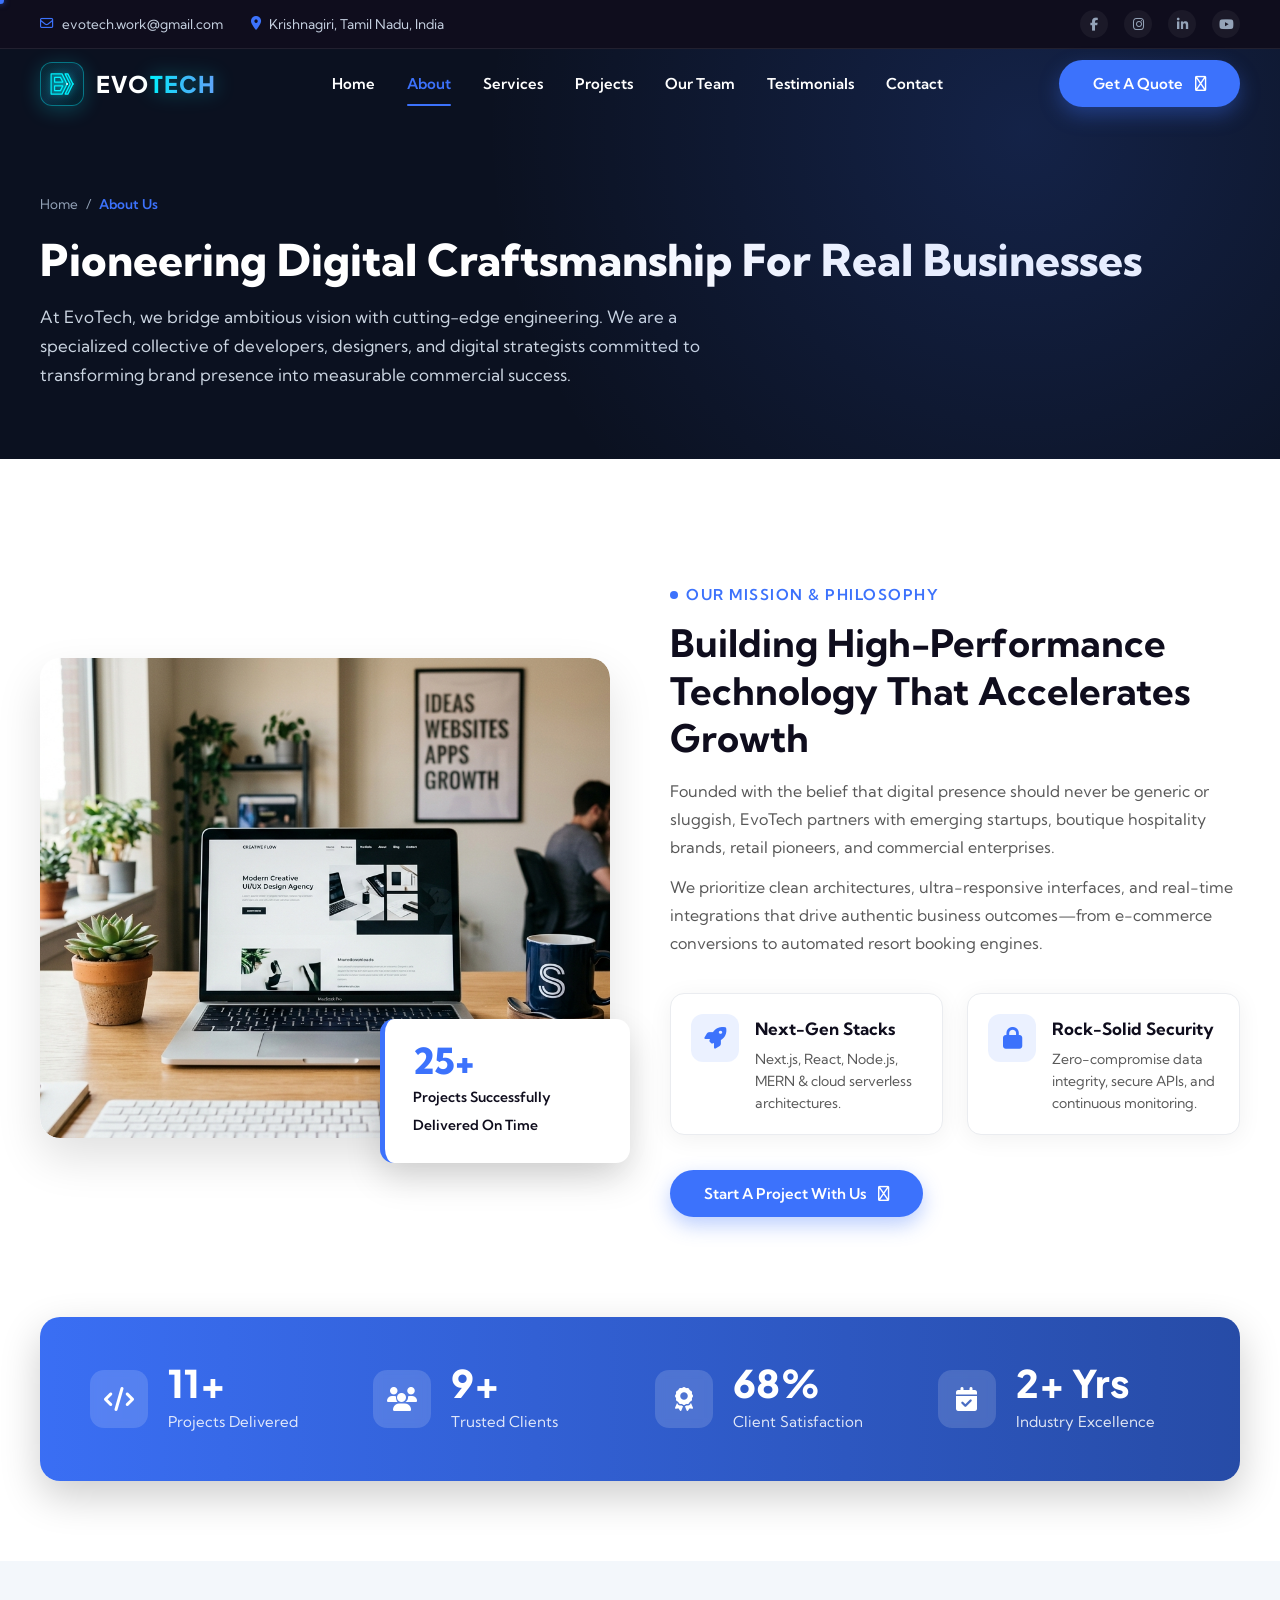
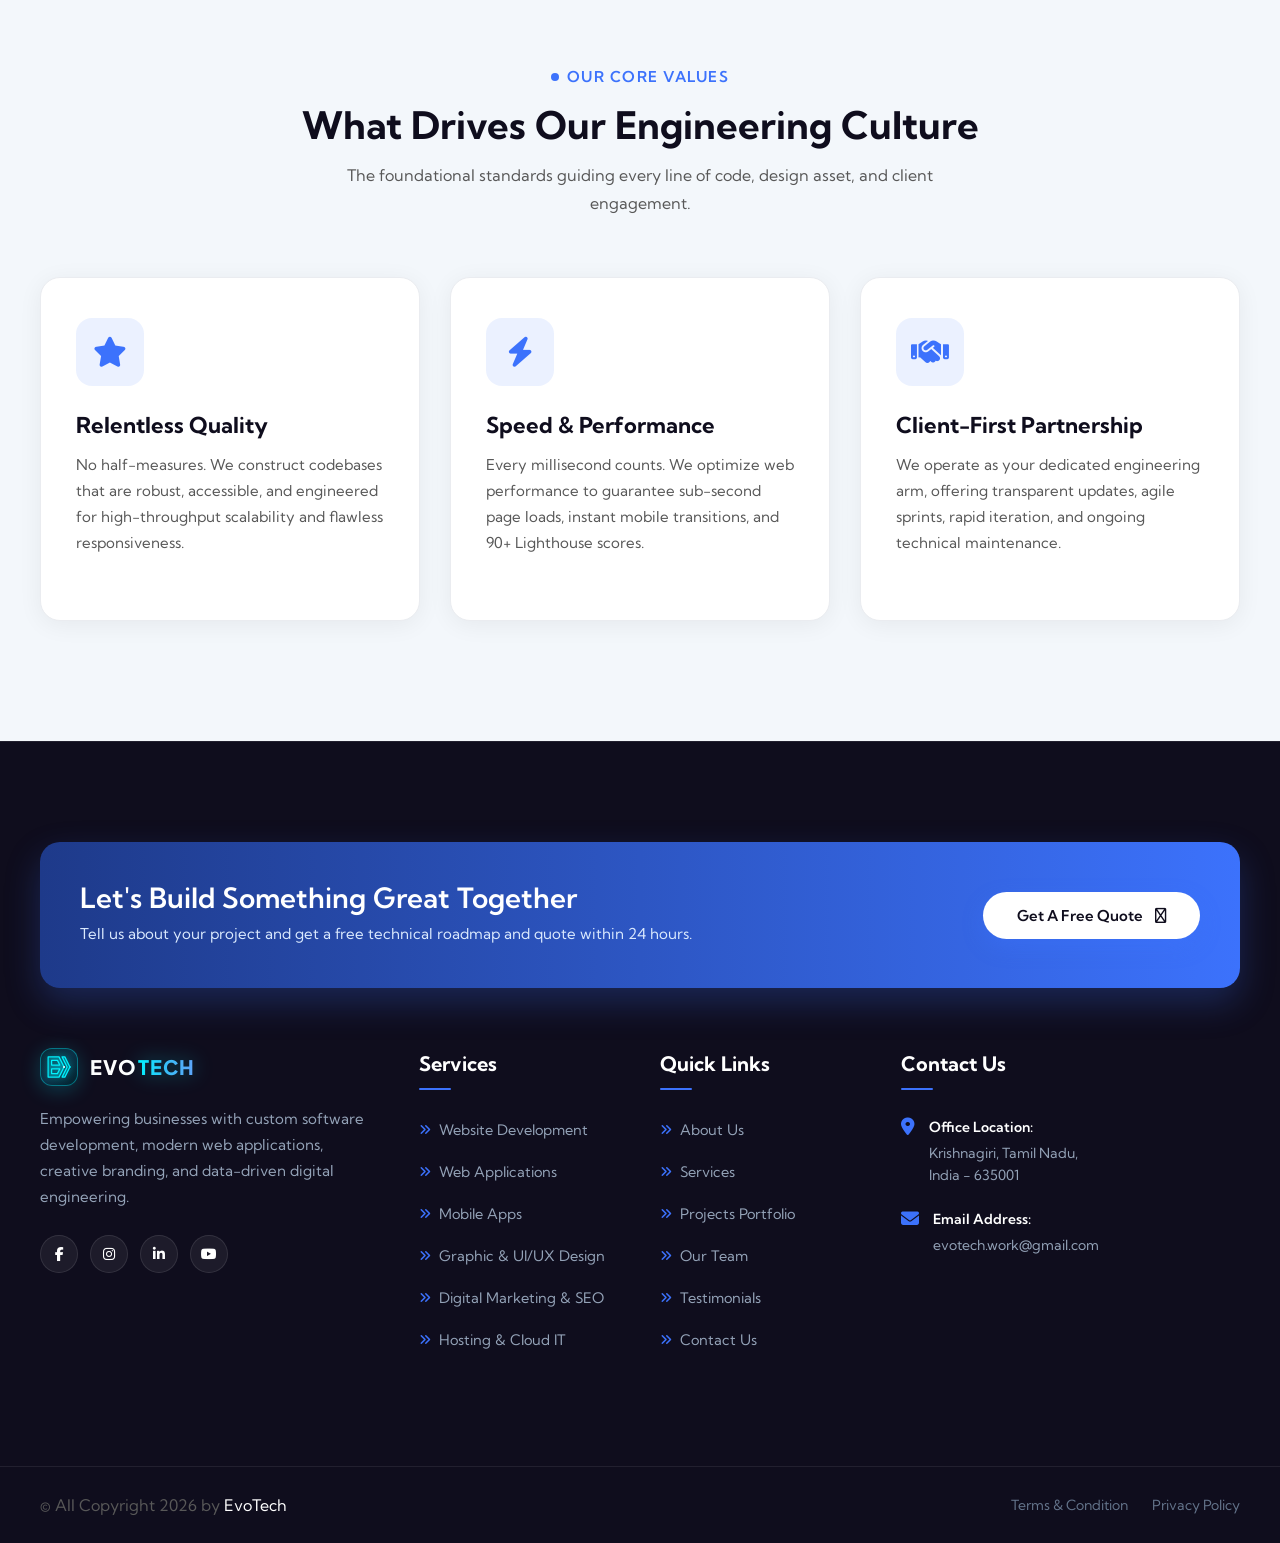
<file: about.html>
<!DOCTYPE html>
<html lang="en">
<head>
  <meta charset="UTF-8">
  <meta name="viewport" content="width=device-width, initial-scale=1.0">
  <title>About Us | EvoTech - IT Solutions &amp; Software Engineering</title>
  <meta name="description" content="Learn more about EvoTech. We engineer modern websites, high-performance web applications, and intuitive mobile solutions for growing businesses.">
  <meta name="keywords" content="About EvoTech, IT Company, Custom Software Development, Web Development Company">
  <link rel="icon" type="image/svg+xml" href="assets/images/favicon.svg">
  
  <!-- Google Fonts: Kumbh Sans & Plus Jakarta Sans -->
  <link rel="preconnect" href="https://fonts.googleapis.com">
  <link rel="preconnect" href="https://fonts.gstatic.com" crossorigin>
  <link href="https://fonts.googleapis.com/css2?family=Kumbh+Sans:wght@300;400;500;600;700;800;900&family=Plus+Jakarta+Sans:wght@500;600;700;800&display=swap" rel="stylesheet">
  
  <!-- Font Awesome 6 Icons -->
  <link rel="stylesheet" href="https://cdnjs.cloudflare.com/ajax/libs/font-awesome/6.5.1/css/all.min.css">
  
  <!-- Main Stylesheet -->
  <link rel="stylesheet" href="style.css">
</head>
<body>

  <!-- Custom Mouse Cursor -->
  <div class="mouse-cursor cursor-outer"></div>
  <div class="mouse-cursor cursor-inner"></div>

  <!-- Top Header Area -->
  <div class="header-top">
    <div class="container">
      <div class="header-top-wrp">
        <ul class="info">
          <li>
            <i class="fa-regular fa-envelope"></i>
            <a href="mailto:evotech.work@gmail.com">evotech.work@gmail.com</a>
          </li>
          <li>
            <i class="fa-solid fa-location-dot"></i>
            <span>Krishnagiri, Tamil Nadu, India</span>
          </li>
        </ul>
        <ul class="link-info">
          <li><a href="https://facebook.com" target="_blank" rel="noopener noreferrer" aria-label="Facebook"><i class="fa-brands fa-facebook-f"></i></a></li>
          <li><a href="https://instagram.com" target="_blank" rel="noopener noreferrer" aria-label="Instagram"><i class="fa-brands fa-instagram"></i></a></li>
          <li><a href="https://linkedin.com" target="_blank" rel="noopener noreferrer" aria-label="LinkedIn"><i class="fa-brands fa-linkedin-in"></i></a></li>
          <li><a href="https://youtube.com" target="_blank" rel="noopener noreferrer" aria-label="YouTube"><i class="fa-brands fa-youtube"></i></a></li>
        </ul>
      </div>
    </div>
  </div>

  <!-- Main Header Area (Fixed on Scroll) -->
  <header class="header-area">
    <div class="container">
      <div class="header__main">
        <a href="index.html" class="logo" id="brand-logo">
          <div class="logo-badge">
            <svg viewBox="0 0 36 36" fill="none" xmlns="http://www.w3.org/2000/svg">
              <path fill-rule="evenodd" clip-rule="evenodd" d="M4 5H18L24.5 18L18 31H4V5ZM8.5 9.5H16L19 15.5H8.5V9.5ZM8.5 20.5H19L16 26.5H8.5V20.5Z" fill="rgba(0, 242, 254, 0.22)" stroke="#00f2fe" stroke-width="1.6" stroke-linejoin="round"/>
              <path d="M22 5H25.5L32 18L25.5 31H22L28.5 18L22 5Z" fill="rgba(0, 242, 254, 0.22)" stroke="#00f2fe" stroke-width="1.6" stroke-linejoin="round"/>
              <circle cx="24.5" cy="18" r="1.2" fill="#ffffff"/>
              <circle cx="32" cy="18" r="1.2" fill="#00f2fe"/>
            </svg>
          </div>
          <span class="logo-text">EVO<span>TECH</span></span>
        </a>

        <div class="main-menu">
          <nav>
            <ul>
              <li><a href="index.html">Home</a></li>
              <li><a href="about.html" class="active">About</a></li>
              <li><a href="services.html">Services</a></li>
              <li><a href="projects.html">Projects</a></li>
              <li><a href="team.html">Our Team</a></li>
              <li><a href="testimonials.html">Testimonials</a></li>
              <li><a href="contact.html">Contact</a></li>
            </ul>
          </nav>
        </div>

        <div class="header-actions">
          <button class="btn-one open-quote-modal" id="nav-quote-btn">
            <span>Get A Quote</span>
            <i class="fa-regular fa-arrow-right-long"></i>
          </button>
          <button class="mobile-menu-btn" id="openButton" aria-label="Open Navigation Menu">
            <i class="fa-solid fa-bars"></i>
          </button>
        </div>
      </div>
    </div>
  </header>

  <!-- Mobile Sidebar Drawer -->
  <div class="sidebar-overlay"></div>
  <aside class="sidebar-area" id="targetElement">
    <button class="sidebar-close-btn" id="closeButton" aria-label="Close Navigation Menu">
      <i class="fa-solid fa-xmark"></i>
    </button>
    <div class="logo mb-30" style="display:flex; align-items:center; gap:10px;">
      <div class="logo-badge" style="width:38px; height:38px;">
        <svg viewBox="0 0 36 36" width="22" height="22" fill="none">
          <path fill-rule="evenodd" clip-rule="evenodd" d="M4 5H18L24.5 18L18 31H4V5ZM8.5 9.5H16L19 15.5H8.5V9.5ZM8.5 20.5H19L16 26.5H8.5V20.5Z" fill="rgba(0, 242, 254, 0.22)" stroke="#00f2fe" stroke-width="1.6" stroke-linejoin="round"/>
          <path d="M22 5H25.5L32 18L25.5 31H22L28.5 18L22 5Z" fill="rgba(0, 242, 254, 0.22)" stroke="#00f2fe" stroke-width="1.6" stroke-linejoin="round"/>
          <circle cx="24.5" cy="18" r="1.2" fill="#ffffff"/>
          <circle cx="32" cy="18" r="1.2" fill="#00f2fe"/>
        </svg>
      </div>
      <span class="logo-text" style="font-size:20px;">EVO<span>TECH</span></span>
    </div>
    <div class="sidebar-menu">
      <ul>
        <li><a href="index.html">Home</a></li>
        <li><a href="about.html" class="active">About Us</a></li>
        <li><a href="services.html">Services</a></li>
        <li><a href="projects.html">Projects</a></li>
        <li><a href="team.html">Our Team</a></li>
        <li><a href="testimonials.html">Testimonials</a></li>
        <li><a href="contact.html">Contact</a></li>
      </ul>
    </div>
    <ul class="sidebar-contact">
      <li><i class="fa-regular fa-envelope"></i> evotech.work@gmail.com</li>
      <li><i class="fa-solid fa-location-dot"></i> Krishnagiri, Tamil Nadu, India</li>
    </ul>
  </aside>

  <main>
    <!-- SUBPAGE HERO -->
    <section class="subpage-hero">
      <div class="container">
        <div class="breadcrumb-nav">
          <a href="index.html">Home</a>
          <span>/</span>
          <span class="breadcrumb-current">About Us</span>
        </div>
        <h1 class="subpage-title">Pioneering Digital Craftsmanship For Real Businesses</h1>
        <p class="subpage-desc">
          At EvoTech, we bridge ambitious vision with cutting-edge engineering. We are a specialized collective of developers, designers, and digital strategists committed to transforming brand presence into measurable commercial success.
        </p>
      </div>
    </section>

    <!-- STORY & MISSION (Double Image & Stats) -->
    <section class="about-area pt-120 pb-100">
      <div class="container">
        <div class="about-grid">
          <div class="about__left-item">
            <div class="about-img-box">
              <img src="assets/images/hero-workspace.jpg" alt="EvoTech IT Office">
            </div>
            <div class="about-floating-card">
              <div class="big-num">25+</div>
              <div class="card-text">Projects Successfully Delivered On Time</div>
            </div>
          </div>

          <div>
            <div class="section-header">
              <h5>
                <span class="title-dot"></span>
                OUR MISSION &amp; PHILOSOPHY
              </h5>
              <h2>Building High-Performance Technology That Accelerates Growth</h2>
              <p>
                Founded with the belief that digital presence should never be generic or sluggish, EvoTech partners with emerging startups, boutique hospitality brands, retail pioneers, and commercial enterprises.
              </p>
              <p style="margin-top: 12px;">
                We prioritize clean architectures, ultra-responsive interfaces, and real-time integrations that drive authentic business outcomes—from e-commerce conversions to automated resort booking engines.
              </p>
            </div>

            <div class="about-features-row">
              <div class="about__right-item">
                <div class="icon">
                  <i class="fa-solid fa-rocket"></i>
                </div>
                <div class="content">
                  <h4>Next-Gen Stacks</h4>
                  <p>Next.js, React, Node.js, MERN &amp; cloud serverless architectures.</p>
                </div>
              </div>

              <div class="about__right-item">
                <div class="icon">
                  <i class="fa-solid fa-lock"></i>
                </div>
                <div class="content">
                  <h4>Rock-Solid Security</h4>
                  <p>Zero-compromise data integrity, secure APIs, and continuous monitoring.</p>
                </div>
              </div>
            </div>

            <div style="margin-top: 35px;">
              <button class="btn-one open-quote-modal">
                <span>Start A Project With Us</span>
                <i class="fa-regular fa-arrow-right-long"></i>
              </button>
            </div>
          </div>
        </div>
      </div>
    </section>

    <!-- COUNTER STRIP -->
    <section class="counter-area" style="margin-top: 0; margin-bottom: 80px;">
      <div class="container">
        <div class="counter__wrp gradient-bg">
          <div class="counter__item">
            <div class="counter__icon-wrap"><i class="fa-solid fa-code"></i></div>
            <div class="content">
              <h3><span class="count" data-target="25">25</span>+</h3>
              <p>Projects Delivered</p>
            </div>
          </div>
          <div class="counter__item">
            <div class="counter__icon-wrap"><i class="fa-solid fa-users"></i></div>
            <div class="content">
              <h3><span class="count" data-target="20">20</span>+</h3>
              <p>Trusted Clients</p>
            </div>
          </div>
          <div class="counter__item">
            <div class="counter__icon-wrap"><i class="fa-solid fa-award"></i></div>
            <div class="content">
              <h3><span class="count" data-target="100">100</span>%</h3>
              <p>Client Satisfaction</p>
            </div>
          </div>
          <div class="counter__item">
            <div class="counter__icon-wrap"><i class="fa-solid fa-calendar-check"></i></div>
            <div class="content">
              <h3>2+ Yrs</h3>
              <p>Industry Excellence</p>
            </div>
          </div>
        </div>
      </div>
    </section>

    <!-- CORE VALUES (Vexora Principles) -->
    <section class="service-area pt-100 pb-120">
      <div class="container">
        <div class="section-header" style="text-align: center; margin-bottom: 60px;">
          <h5>
            <span class="title-dot"></span>
            OUR CORE VALUES
          </h5>
          <h2>What Drives Our Engineering Culture</h2>
          <p style="margin: 12px auto 0;">The foundational standards guiding every line of code, design asset, and client engagement.</p>
        </div>

        <div class="service-grid">
          <div class="service__item">
            <div class="service__icon"><i class="fa-solid fa-star"></i></div>
            <h4>Relentless Quality</h4>
            <p>No half-measures. We construct codebases that are robust, accessible, and engineered for high-throughput scalability and flawless responsiveness.</p>
          </div>

          <div class="service__item">
            <div class="service__icon"><i class="fa-solid fa-bolt"></i></div>
            <h4>Speed &amp; Performance</h4>
            <p>Every millisecond counts. We optimize web performance to guarantee sub-second page loads, instant mobile transitions, and 90+ Lighthouse scores.</p>
          </div>

          <div class="service__item">
            <div class="service__icon"><i class="fa-solid fa-handshake"></i></div>
            <h4>Client-First Partnership</h4>
            <p>We operate as your dedicated engineering arm, offering transparent updates, agile sprints, rapid iteration, and ongoing technical maintenance.</p>
          </div>
        </div>
      </div>
    </section>
  </main>

  <!-- FOOTER -->
  <footer class="footer-area secondary-bg pt-100">
    <div class="container">
      <div class="footer-top-cta">
        <div class="footer-cta-left">
          <h3>Let's Build Something Great Together</h3>
          <p>Tell us about your project and get a free technical roadmap and quote within 24 hours.</p>
        </div>
        <div style="display:flex; align-items:center; gap:14px; flex-wrap:wrap;">
          <button class="btn-one open-quote-modal" style="background:#ffffff; color:#0f0d1d;">
            <span>Get A Free Quote</span>
            <i class="fa-regular fa-arrow-right-long"></i>
          </button>
        </div>
      </div>

      <div class="footer__wrp pb-100">
        <div>
          <a href="index.html" class="footer-logo">
            <div class="logo-badge" style="width:38px; height:38px;">
              <svg viewBox="0 0 36 36" width="22" height="22" fill="none">
                <path fill-rule="evenodd" clip-rule="evenodd" d="M4 5H18L24.5 18L18 31H4V5ZM8.5 9.5H16L19 15.5H8.5V9.5ZM8.5 20.5H19L16 26.5H8.5V20.5Z" fill="rgba(0, 242, 254, 0.22)" stroke="#00f2fe" stroke-width="1.6" stroke-linejoin="round"/>
                <path d="M22 5H25.5L32 18L25.5 31H22L28.5 18L22 5Z" fill="rgba(0, 242, 254, 0.22)" stroke="#00f2fe" stroke-width="1.6" stroke-linejoin="round"/>
                <circle cx="24.5" cy="18" r="1.2" fill="#ffffff"/>
                <circle cx="32" cy="18" r="1.2" fill="#00f2fe"/>
              </svg>
            </div>
            <span class="logo-text" style="font-size:20px;">EVO<span>TECH</span></span>
          </a>
          <p class="footer-about-text">
            Empowering businesses with custom software development, modern web applications, creative branding, and data-driven digital engineering.
          </p>
          <div class="footer-social-row">
            <a href="https://facebook.com" target="_blank" rel="noopener" aria-label="Facebook"><i class="fa-brands fa-facebook-f"></i></a>
            <a href="https://instagram.com" target="_blank" rel="noopener" aria-label="Instagram"><i class="fa-brands fa-instagram"></i></a>
            <a href="https://linkedin.com" target="_blank" rel="noopener" aria-label="LinkedIn"><i class="fa-brands fa-linkedin-in"></i></a>
            <a href="https://youtube.com" target="_blank" rel="noopener" aria-label="YouTube"><i class="fa-brands fa-youtube"></i></a>
          </div>
        </div>

        <div>
          <h3 class="footer-title">Services</h3>
          <ul class="footer-nav-list">
            <li><a href="services.html#service-web"><i class="fa-solid fa-angles-right"></i> Website Development</a></li>
            <li><a href="services.html#service-webapp"><i class="fa-solid fa-angles-right"></i> Web Applications</a></li>
            <li><a href="services.html#service-mobile"><i class="fa-solid fa-angles-right"></i> Mobile Apps</a></li>
            <li><a href="services.html#service-uiux"><i class="fa-solid fa-angles-right"></i> Graphic &amp; UI/UX Design</a></li>
            <li><a href="services.html#service-seo"><i class="fa-solid fa-angles-right"></i> Digital Marketing &amp; SEO</a></li>
            <li><a href="services.html#service-hosting"><i class="fa-solid fa-angles-right"></i> Hosting &amp; Cloud IT</a></li>
          </ul>
        </div>

        <div>
          <h3 class="footer-title">Quick Links</h3>
          <ul class="footer-nav-list">
            <li><a href="about.html"><i class="fa-solid fa-angles-right"></i> About Us</a></li>
            <li><a href="services.html"><i class="fa-solid fa-angles-right"></i> Services</a></li>
            <li><a href="projects.html"><i class="fa-solid fa-angles-right"></i> Projects Portfolio</a></li>
            <li><a href="team.html"><i class="fa-solid fa-angles-right"></i> Our Team</a></li>
            <li><a href="testimonials.html"><i class="fa-solid fa-angles-right"></i> Testimonials</a></li>
            <li><a href="contact.html"><i class="fa-solid fa-angles-right"></i> Contact Us</a></li>
          </ul>
        </div>

        <div>
          <h3 class="footer-title">Contact Us</h3>
          <ul class="footer-contact-list">
            <li>
              <i class="fa-solid fa-location-dot"></i>
              <div class="info">
                <h5>Office Location:</h5>
                <p>Krishnagiri, Tamil Nadu,<br>India - 635001</p>
              </div>
            </li>
            <li>
              <i class="fa-solid fa-envelope"></i>
              <div class="info">
                <h5>Email Address:</h5>
                <p><a href="mailto:evotech.work@gmail.com">evotech.work@gmail.com</a></p>
              </div>
            </li>
          </ul>
        </div>
      </div>
    </div>

    <div class="footer__copyright">
      <div class="container footer__copyright-inner">
        <p>&copy; All Copyright 2026 by <a href="index.html" style="color:var(--white);">EvoTech</a></p>
        <ul class="footer-policy-links">
          <li><a href="#0">Terms &amp; Condition</a></li>
          <li><a href="#0">Privacy Policy</a></li>
        </ul>
      </div>
    </div>
  </footer>

  <!-- Scroll Up Button -->
  <div class="scroll-up">
    <svg class="scroll-circle" width="100%" height="100%" viewBox="-1 -1 102 102">
      <path d="M50,1 a49,49 0 0,1 0,98 a49,49 0 0,1 0,-98" />
    </svg>
    <i class="fa-solid fa-arrow-up"></i>
  </div>

  <!-- MODAL: GET A QUOTE -->
  <div class="modal-backdrop" id="quote-modal" role="dialog" aria-modal="true">
    <div class="modal-card">
      <button class="modal-close-btn" id="close-quote-modal" aria-label="Close modal">&times;</button>
      <div class="modal-header">
        <h3>Get a Free Project Quote</h3>
        <p>Tell us about your requirements and our team will get back to you with an estimate within 24 hours.</p>
      </div>
      <form class="modal-form" id="quote-form">
        <div class="form-row">
          <div class="form-group">
            <label for="quote-name">Full Name *</label>
            <input type="text" id="quote-name" required placeholder="e.g. Rahul Sharma">
          </div>
          <div class="form-group">
            <label for="quote-email">Email Address *</label>
            <input type="email" id="quote-email" required placeholder="e.g. rahul@example.com">
          </div>
        </div>
        <div class="form-group">
          <label for="quote-service">Service Required *</label>
          <select id="quote-service" required>
            <option value="">Select a service...</option>
            <option value="website">Website Development</option>
            <option value="webapp">Web Application</option>
            <option value="mobile">Mobile App Development</option>
            <option value="uiux">Graphic Design &amp; UI/UX</option>
            <option value="seo">Digital Marketing &amp; SEO</option>
            <option value="hosting">Hosting &amp; Cloud IT</option>
          </select>
        </div>
        <div class="form-group">
          <label for="quote-message">Project Overview *</label>
          <textarea id="quote-message" rows="3" required placeholder="Describe your business goals, required features, and timeline..."></textarea>
        </div>
        <div style="margin-top: 10px;">
          <button type="submit" class="btn-one" style="width: 100%; justify-content: center;">
            <span>Submit Project Request</span>
            <i class="fa-regular fa-arrow-right-long"></i>
          </button>
        </div>
      </form>
      <div class="form-success-msg" id="quote-success-msg" style="display:none; text-align:center; padding:20px 0;">
        <i class="fa-solid fa-circle-check" style="color:#10b981; font-size:48px; margin-bottom:14px;"></i>
        <h4 style="font-size:20px; font-weight:700; margin-bottom:8px;">Thank You!</h4>
        <p style="color:#64748b; font-size:14.5px;">Your quote request has been received. Our team will contact you shortly.</p>
      </div>
    </div>
  </div>

  <div class="toast-notification" id="toast-notify"></div>
  <script src="script.js"></script>
</body>
</html>
</file>
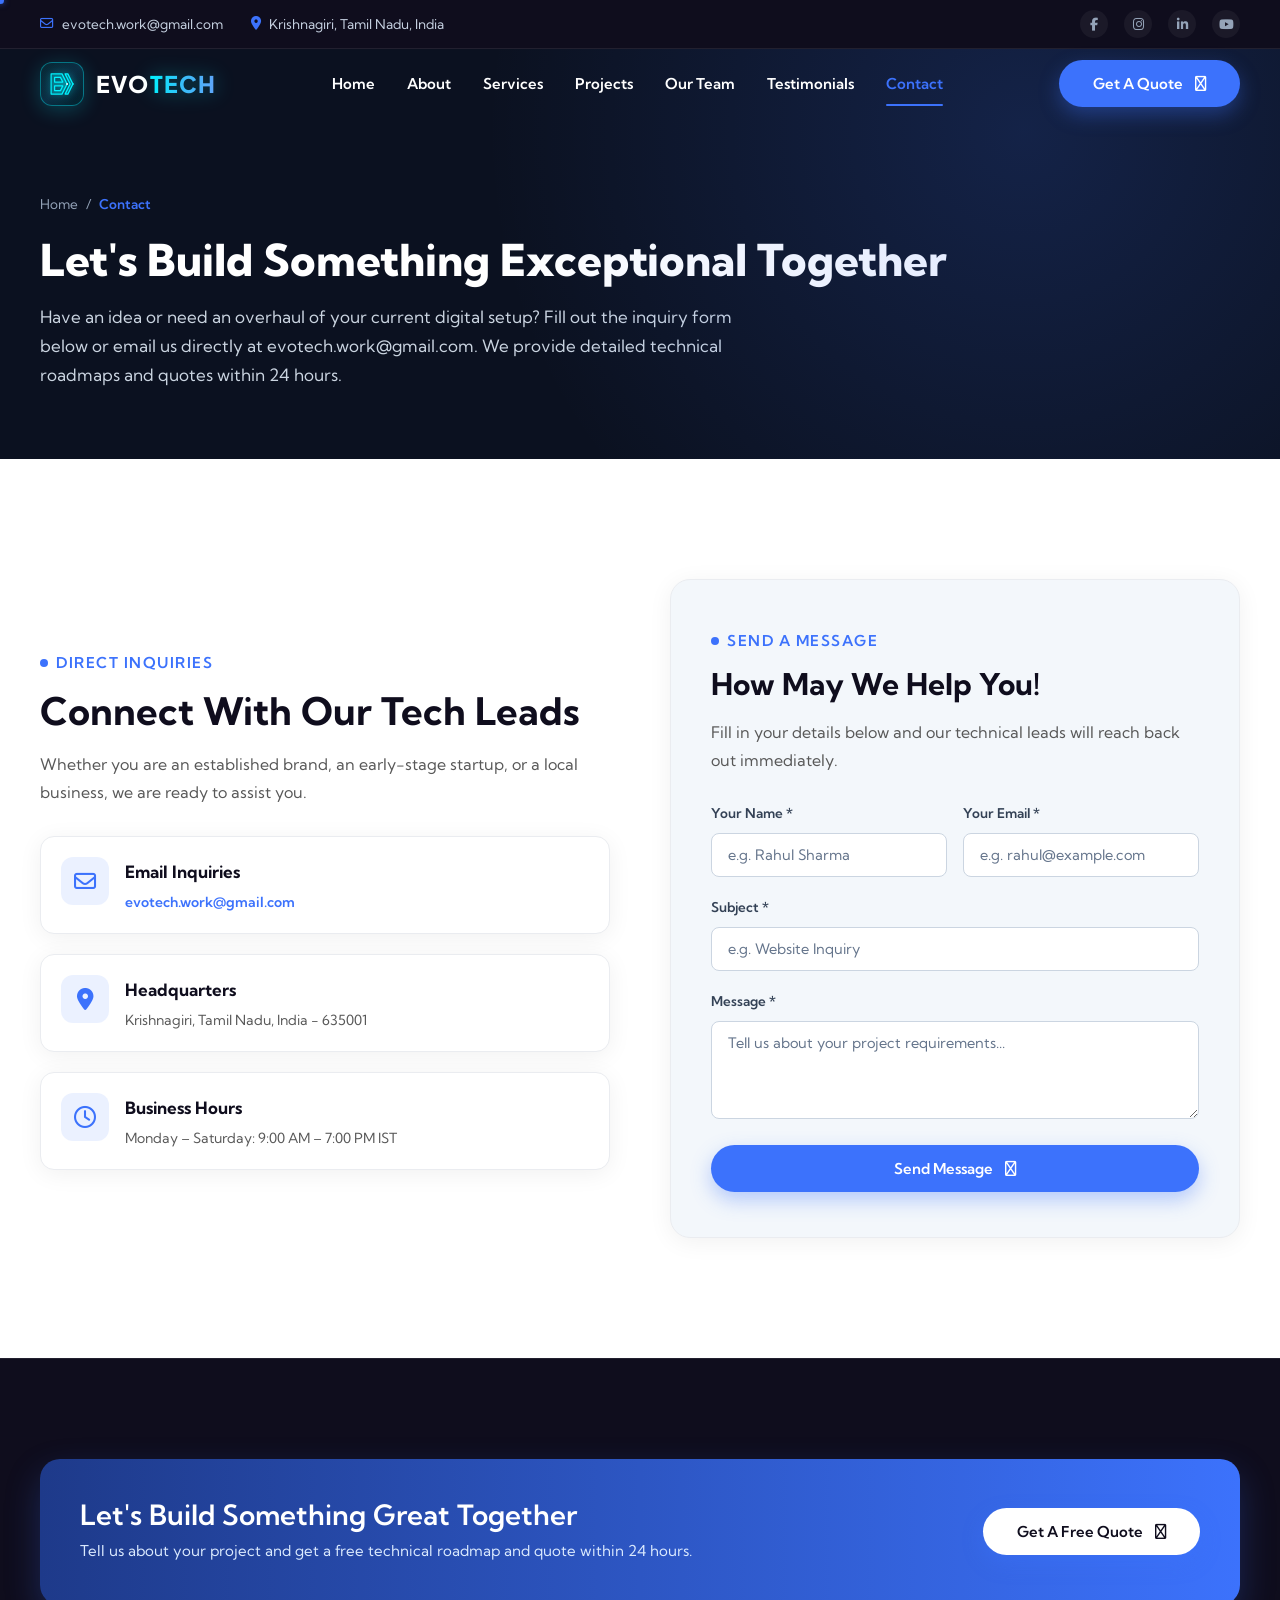
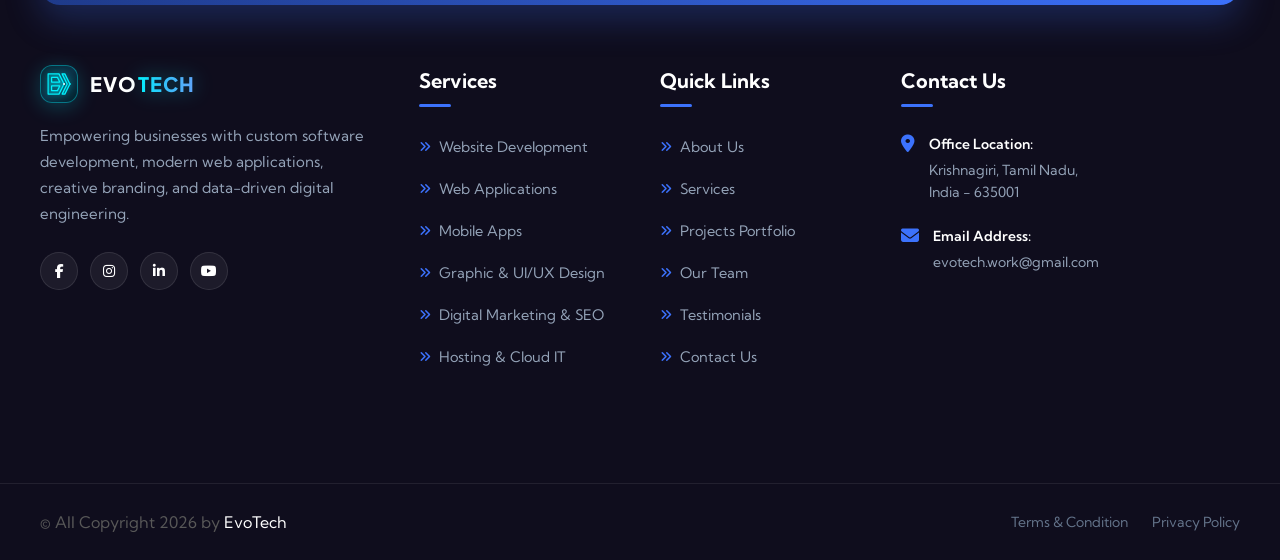
<file: contact.html>
<!DOCTYPE html>
<html lang="en">
<head>
  <meta charset="UTF-8">
  <meta name="viewport" content="width=device-width, initial-scale=1.0">
  <title>Contact Us | EvoTech</title>
  <meta name="description" content="Get in touch with EvoTech. Contact us for custom web development, mobile apps, software solutions, and free quotes.">
  <meta name="keywords" content="Contact EvoTech, IT Company, Software Consultation, Krishnagiri">
  <link rel="icon" type="image/svg+xml" href="assets/images/favicon.svg">
  
  <!-- Google Fonts: Kumbh Sans & Plus Jakarta Sans -->
  <link rel="preconnect" href="https://fonts.googleapis.com">
  <link rel="preconnect" href="https://fonts.gstatic.com" crossorigin>
  <link href="https://fonts.googleapis.com/css2?family=Kumbh+Sans:wght@300;400;500;600;700;800;900&family=Plus+Jakarta+Sans:wght@500;600;700;800&display=swap" rel="stylesheet">
  
  <!-- Font Awesome 6 Icons -->
  <link rel="stylesheet" href="https://cdnjs.cloudflare.com/ajax/libs/font-awesome/6.5.1/css/all.min.css">
  
  <!-- Main Stylesheet -->
  <link rel="stylesheet" href="style.css">
</head>
<body>

  <!-- Custom Mouse Cursor -->
  <div class="mouse-cursor cursor-outer"></div>
  <div class="mouse-cursor cursor-inner"></div>

  <!-- Top Header Area -->
  <div class="header-top">
    <div class="container">
      <div class="header-top-wrp">
        <ul class="info">
          <li>
            <i class="fa-regular fa-envelope"></i>
            <a href="mailto:evotech.work@gmail.com">evotech.work@gmail.com</a>
          </li>
          <li>
            <i class="fa-solid fa-location-dot"></i>
            <span>Krishnagiri, Tamil Nadu, India</span>
          </li>
        </ul>
        <ul class="link-info">
          <li><a href="https://facebook.com" target="_blank" rel="noopener noreferrer" aria-label="Facebook"><i class="fa-brands fa-facebook-f"></i></a></li>
          <li><a href="https://instagram.com" target="_blank" rel="noopener noreferrer" aria-label="Instagram"><i class="fa-brands fa-instagram"></i></a></li>
          <li><a href="https://linkedin.com" target="_blank" rel="noopener noreferrer" aria-label="LinkedIn"><i class="fa-brands fa-linkedin-in"></i></a></li>
          <li><a href="https://youtube.com" target="_blank" rel="noopener noreferrer" aria-label="YouTube"><i class="fa-brands fa-youtube"></i></a></li>
        </ul>
      </div>
    </div>
  </div>

  <!-- Main Header Area -->
  <header class="header-area">
    <div class="container">
      <div class="header__main">
        <a href="index.html" class="logo" id="brand-logo">
          <div class="logo-badge">
            <svg viewBox="0 0 36 36" fill="none" xmlns="http://www.w3.org/2000/svg">
              <path fill-rule="evenodd" clip-rule="evenodd" d="M4 5H18L24.5 18L18 31H4V5ZM8.5 9.5H16L19 15.5H8.5V9.5ZM8.5 20.5H19L16 26.5H8.5V20.5Z" fill="rgba(0, 242, 254, 0.22)" stroke="#00f2fe" stroke-width="1.6" stroke-linejoin="round"/>
              <path d="M22 5H25.5L32 18L25.5 31H22L28.5 18L22 5Z" fill="rgba(0, 242, 254, 0.22)" stroke="#00f2fe" stroke-width="1.6" stroke-linejoin="round"/>
              <circle cx="24.5" cy="18" r="1.2" fill="#ffffff"/>
              <circle cx="32" cy="18" r="1.2" fill="#00f2fe"/>
            </svg>
          </div>
          <span class="logo-text">EVO<span>TECH</span></span>
        </a>

        <div class="main-menu">
          <nav>
            <ul>
              <li><a href="index.html">Home</a></li>
              <li><a href="about.html">About</a></li>
              <li><a href="services.html">Services</a></li>
              <li><a href="projects.html">Projects</a></li>
              <li><a href="team.html">Our Team</a></li>
              <li><a href="testimonials.html">Testimonials</a></li>
              <li><a href="contact.html" class="active">Contact</a></li>
            </ul>
          </nav>
        </div>

        <div class="header-actions">
          <button class="btn-one open-quote-modal" id="nav-quote-btn">
            <span>Get A Quote</span>
            <i class="fa-regular fa-arrow-right-long"></i>
          </button>
          <button class="mobile-menu-btn" id="openButton" aria-label="Open Navigation Menu">
            <i class="fa-solid fa-bars"></i>
          </button>
        </div>
      </div>
    </div>
  </header>

  <!-- Mobile Sidebar Drawer -->
  <div class="sidebar-overlay"></div>
  <aside class="sidebar-area" id="targetElement">
    <button class="sidebar-close-btn" id="closeButton" aria-label="Close Navigation Menu">
      <i class="fa-solid fa-xmark"></i>
    </button>
    <div class="logo mb-30" style="display:flex; align-items:center; gap:10px;">
      <div class="logo-badge" style="width:38px; height:38px;">
        <svg viewBox="0 0 36 36" width="22" height="22" fill="none">
          <path fill-rule="evenodd" clip-rule="evenodd" d="M4 5H18L24.5 18L18 31H4V5ZM8.5 9.5H16L19 15.5H8.5V9.5ZM8.5 20.5H19L16 26.5H8.5V20.5Z" fill="rgba(0, 242, 254, 0.22)" stroke="#00f2fe" stroke-width="1.6" stroke-linejoin="round"/>
          <path d="M22 5H25.5L32 18L25.5 31H22L28.5 18L22 5Z" fill="rgba(0, 242, 254, 0.22)" stroke="#00f2fe" stroke-width="1.6" stroke-linejoin="round"/>
          <circle cx="24.5" cy="18" r="1.2" fill="#ffffff"/>
          <circle cx="32" cy="18" r="1.2" fill="#00f2fe"/>
        </svg>
      </div>
      <span class="logo-text" style="font-size:20px;">EVO<span>TECH</span></span>
    </div>
    <div class="sidebar-menu">
      <ul>
        <li><a href="index.html">Home</a></li>
        <li><a href="about.html">About Us</a></li>
        <li><a href="services.html">Services</a></li>
        <li><a href="projects.html">Projects</a></li>
        <li><a href="team.html">Our Team</a></li>
        <li><a href="testimonials.html">Testimonials</a></li>
        <li><a href="contact.html" class="active">Contact</a></li>
      </ul>
    </div>
    <ul class="sidebar-contact">
      <li><i class="fa-regular fa-envelope"></i> evotech.work@gmail.com</li>
      <li><i class="fa-solid fa-location-dot"></i> Krishnagiri, Tamil Nadu, India</li>
    </ul>
  </aside>

  <main>
    <!-- SUBPAGE HERO -->
    <section class="subpage-hero">
      <div class="container">
        <div class="breadcrumb-nav">
          <a href="index.html">Home</a>
          <span>/</span>
          <span class="breadcrumb-current">Contact</span>
        </div>
        <h1 class="subpage-title">Let's Build Something Exceptional Together</h1>
        <p class="subpage-desc">
          Have an idea or need an overhaul of your current digital setup? Fill out the inquiry form below or email us directly at evotech.work@gmail.com. We provide detailed technical roadmaps and quotes within 24 hours.
        </p>
      </div>
    </section>

    <!-- CONTACT DETAILS & FORM SECTION -->
    <section class="about-area pt-120 pb-120">
      <div class="container">
        <div class="about-grid">
          
          <!-- Left: Direct Info Cards -->
          <div>
            <div class="section-header" style="margin-bottom: 30px;">
              <h5>
                <span class="title-dot"></span>
                DIRECT INQUIRIES
              </h5>
              <h2>Connect With Our Tech Leads</h2>
              <p>Whether you are an established brand, an early-stage startup, or a local business, we are ready to assist you.</p>
            </div>

            <div style="display:flex; flex-direction:column; gap:20px;">
              <!-- Detail 1: Email -->
              <div class="about__right-item">
                <div class="icon">
                  <i class="fa-regular fa-envelope"></i>
                </div>
                <div class="content">
                  <h4>Email Inquiries</h4>
                  <p><a href="mailto:evotech.work@gmail.com" style="color:var(--primary-color); font-weight:600;">evotech.work@gmail.com</a></p>
                </div>
              </div>

              <!-- Detail 2: Location -->
              <div class="about__right-item">
                <div class="icon">
                  <i class="fa-solid fa-location-dot"></i>
                </div>
                <div class="content">
                  <h4>Headquarters</h4>
                  <p>Krishnagiri, Tamil Nadu, India - 635001</p>
                </div>
              </div>

              <!-- Detail 3: Working Hours -->
              <div class="about__right-item">
                <div class="icon">
                  <i class="fa-regular fa-clock"></i>
                </div>
                <div class="content">
                  <h4>Business Hours</h4>
                  <p>Monday – Saturday: 9:00 AM – 7:00 PM IST</p>
                </div>
              </div>
            </div>
          </div>

          <!-- Right: Interactive Form -->
          <div class="talk-us__item" style="background:var(--sub-bg); border:1px solid #eaecf0; box-shadow:var(--shadow);">
            <div class="section-header" style="margin-bottom: 25px;">
              <h5>
                <span class="title-dot"></span>
                SEND A MESSAGE
              </h5>
              <h2 style="font-size:30px; color:#0f0d1d;">How May We Help You!</h2>
              <p style="color:#585858;">Fill in your details below and our technical leads will reach back out immediately.</p>
            </div>

            <form id="talk-form" class="talk-form-grid">
              <div class="talk-form-group">
                <label for="contact-name" style="color:#334155;">Your Name *</label>
                <input type="text" id="contact-name" required placeholder="e.g. Rahul Sharma" style="background:#ffffff; border-color:#cbd5e1; color:#0f0d1d;">
              </div>

              <div class="talk-form-group">
                <label for="contact-email" style="color:#334155;">Your Email *</label>
                <input type="email" id="contact-email" required placeholder="e.g. rahul@example.com" style="background:#ffffff; border-color:#cbd5e1; color:#0f0d1d;">
              </div>

              <div class="talk-form-group form-field-full">
                <label for="contact-subject" style="color:#334155;">Subject *</label>
                <input type="text" id="contact-subject" required placeholder="e.g. Website Inquiry" style="background:#ffffff; border-color:#cbd5e1; color:#0f0d1d;">
              </div>

              <div class="talk-form-group form-field-full">
                <label for="contact-message" style="color:#334155;">Message *</label>
                <textarea id="contact-message" rows="4" required placeholder="Tell us about your project requirements..." style="background:#ffffff; border-color:#cbd5e1; color:#0f0d1d;"></textarea>
              </div>

              <div class="talk-submit-btn">
                <button type="submit" class="btn-one" style="width:100%; justify-content:center;">
                  <span>Send Message</span>
                  <i class="fa-regular fa-arrow-right-long"></i>
                </button>
              </div>
            </form>
          </div>

        </div>
      </div>
    </section>
  </main>

  <!-- FOOTER -->
  <footer class="footer-area secondary-bg pt-100">
    <div class="container">
      <div class="footer-top-cta">
        <div class="footer-cta-left">
          <h3>Let's Build Something Great Together</h3>
          <p>Tell us about your project and get a free technical roadmap and quote within 24 hours.</p>
        </div>
        <div style="display:flex; align-items:center; gap:14px; flex-wrap:wrap;">
          <button class="btn-one open-quote-modal" style="background:#ffffff; color:#0f0d1d;">
            <span>Get A Free Quote</span>
            <i class="fa-regular fa-arrow-right-long"></i>
          </button>
        </div>
      </div>

      <div class="footer__wrp pb-100">
        <div>
          <a href="index.html" class="footer-logo">
            <div class="logo-badge" style="width:38px; height:38px;">
              <svg viewBox="0 0 36 36" width="22" height="22" fill="none">
                <path fill-rule="evenodd" clip-rule="evenodd" d="M4 5H18L24.5 18L18 31H4V5ZM8.5 9.5H16L19 15.5H8.5V9.5ZM8.5 20.5H19L16 26.5H8.5V20.5Z" fill="rgba(0, 242, 254, 0.22)" stroke="#00f2fe" stroke-width="1.6" stroke-linejoin="round"/>
                <path d="M22 5H25.5L32 18L25.5 31H22L28.5 18L22 5Z" fill="rgba(0, 242, 254, 0.22)" stroke="#00f2fe" stroke-width="1.6" stroke-linejoin="round"/>
                <circle cx="24.5" cy="18" r="1.2" fill="#ffffff"/>
                <circle cx="32" cy="18" r="1.2" fill="#00f2fe"/>
              </svg>
            </div>
            <span class="logo-text" style="font-size:20px;">EVO<span>TECH</span></span>
          </a>
          <p class="footer-about-text">
            Empowering businesses with custom software development, modern web applications, creative branding, and data-driven digital engineering.
          </p>
          <div class="footer-social-row">
            <a href="https://facebook.com" target="_blank" rel="noopener" aria-label="Facebook"><i class="fa-brands fa-facebook-f"></i></a>
            <a href="https://instagram.com" target="_blank" rel="noopener" aria-label="Instagram"><i class="fa-brands fa-instagram"></i></a>
            <a href="https://linkedin.com" target="_blank" rel="noopener" aria-label="LinkedIn"><i class="fa-brands fa-linkedin-in"></i></a>
            <a href="https://youtube.com" target="_blank" rel="noopener" aria-label="YouTube"><i class="fa-brands fa-youtube"></i></a>
          </div>
        </div>

        <div>
          <h3 class="footer-title">Services</h3>
          <ul class="footer-nav-list">
            <li><a href="services.html#service-web"><i class="fa-solid fa-angles-right"></i> Website Development</a></li>
            <li><a href="services.html#service-webapp"><i class="fa-solid fa-angles-right"></i> Web Applications</a></li>
            <li><a href="services.html#service-mobile"><i class="fa-solid fa-angles-right"></i> Mobile Apps</a></li>
            <li><a href="services.html#service-uiux"><i class="fa-solid fa-angles-right"></i> Graphic &amp; UI/UX Design</a></li>
            <li><a href="services.html#service-seo"><i class="fa-solid fa-angles-right"></i> Digital Marketing &amp; SEO</a></li>
            <li><a href="services.html#service-hosting"><i class="fa-solid fa-angles-right"></i> Hosting &amp; Cloud IT</a></li>
          </ul>
        </div>

        <div>
          <h3 class="footer-title">Quick Links</h3>
          <ul class="footer-nav-list">
            <li><a href="about.html"><i class="fa-solid fa-angles-right"></i> About Us</a></li>
            <li><a href="services.html"><i class="fa-solid fa-angles-right"></i> Services</a></li>
            <li><a href="projects.html"><i class="fa-solid fa-angles-right"></i> Projects Portfolio</a></li>
            <li><a href="team.html"><i class="fa-solid fa-angles-right"></i> Our Team</a></li>
            <li><a href="testimonials.html"><i class="fa-solid fa-angles-right"></i> Testimonials</a></li>
            <li><a href="contact.html"><i class="fa-solid fa-angles-right"></i> Contact Us</a></li>
          </ul>
        </div>

        <div>
          <h3 class="footer-title">Contact Us</h3>
          <ul class="footer-contact-list">
            <li>
              <i class="fa-solid fa-location-dot"></i>
              <div class="info">
                <h5>Office Location:</h5>
                <p>Krishnagiri, Tamil Nadu,<br>India - 635001</p>
              </div>
            </li>
            <li>
              <i class="fa-solid fa-envelope"></i>
              <div class="info">
                <h5>Email Address:</h5>
                <p><a href="mailto:evotech.work@gmail.com">evotech.work@gmail.com</a></p>
              </div>
            </li>
          </ul>
        </div>
      </div>
    </div>

    <div class="footer__copyright">
      <div class="container footer__copyright-inner">
        <p>&copy; All Copyright 2026 by <a href="index.html" style="color:var(--white);">EvoTech</a></p>
        <ul class="footer-policy-links">
          <li><a href="#0">Terms &amp; Condition</a></li>
          <li><a href="#0">Privacy Policy</a></li>
        </ul>
      </div>
    </div>
  </footer>

  <!-- Scroll Up Button -->
  <div class="scroll-up">
    <svg class="scroll-circle" width="100%" height="100%" viewBox="-1 -1 102 102">
      <path d="M50,1 a49,49 0 0,1 0,98 a49,49 0 0,1 0,-98" />
    </svg>
    <i class="fa-solid fa-arrow-up"></i>
  </div>

  <!-- MODAL: GET A QUOTE -->
  <div class="modal-backdrop" id="quote-modal" role="dialog" aria-modal="true">
    <div class="modal-card">
      <button class="modal-close-btn" id="close-quote-modal" aria-label="Close modal">&times;</button>
      <div class="modal-header">
        <h3>Get a Free Project Quote</h3>
        <p>Tell us about your requirements and our team will get back to you with an estimate within 24 hours.</p>
      </div>
      <form class="modal-form" id="quote-form">
        <div class="form-row">
          <div class="form-group">
            <label for="quote-name">Full Name *</label>
            <input type="text" id="quote-name" required placeholder="e.g. Rahul Sharma">
          </div>
          <div class="form-group">
            <label for="quote-email">Email Address *</label>
            <input type="email" id="quote-email" required placeholder="e.g. rahul@example.com">
          </div>
        </div>
        <div class="form-group">
          <label for="quote-service">Service Required *</label>
          <select id="quote-service" required>
            <option value="">Select a service...</option>
            <option value="website">Website Development</option>
            <option value="webapp">Web Application</option>
            <option value="mobile">Mobile App Development</option>
            <option value="uiux">Graphic Design &amp; UI/UX</option>
            <option value="seo">Digital Marketing &amp; SEO</option>
            <option value="hosting">Hosting &amp; Cloud IT</option>
          </select>
        </div>
        <div class="form-group">
          <label for="quote-message">Project Overview *</label>
          <textarea id="quote-message" rows="3" required placeholder="Describe your business goals, required features, and timeline..."></textarea>
        </div>
        <div style="margin-top: 10px;">
          <button type="submit" class="btn-one" style="width: 100%; justify-content: center;">
            <span>Submit Project Request</span>
            <i class="fa-regular fa-arrow-right-long"></i>
          </button>
        </div>
      </form>
      <div class="form-success-msg" id="quote-success-msg" style="display:none; text-align:center; padding:20px 0;">
        <i class="fa-solid fa-circle-check" style="color:#10b981; font-size:48px; margin-bottom:14px;"></i>
        <h4 style="font-size:20px; font-weight:700; margin-bottom:8px;">Thank You!</h4>
        <p style="color:#64748b; font-size:14.5px;">Your quote request has been received. Our team will contact you shortly.</p>
      </div>
    </div>
  </div>

  <div class="toast-notification" id="toast-notify"></div>
  <script src="script.js"></script>
</body>
</html>
</file>
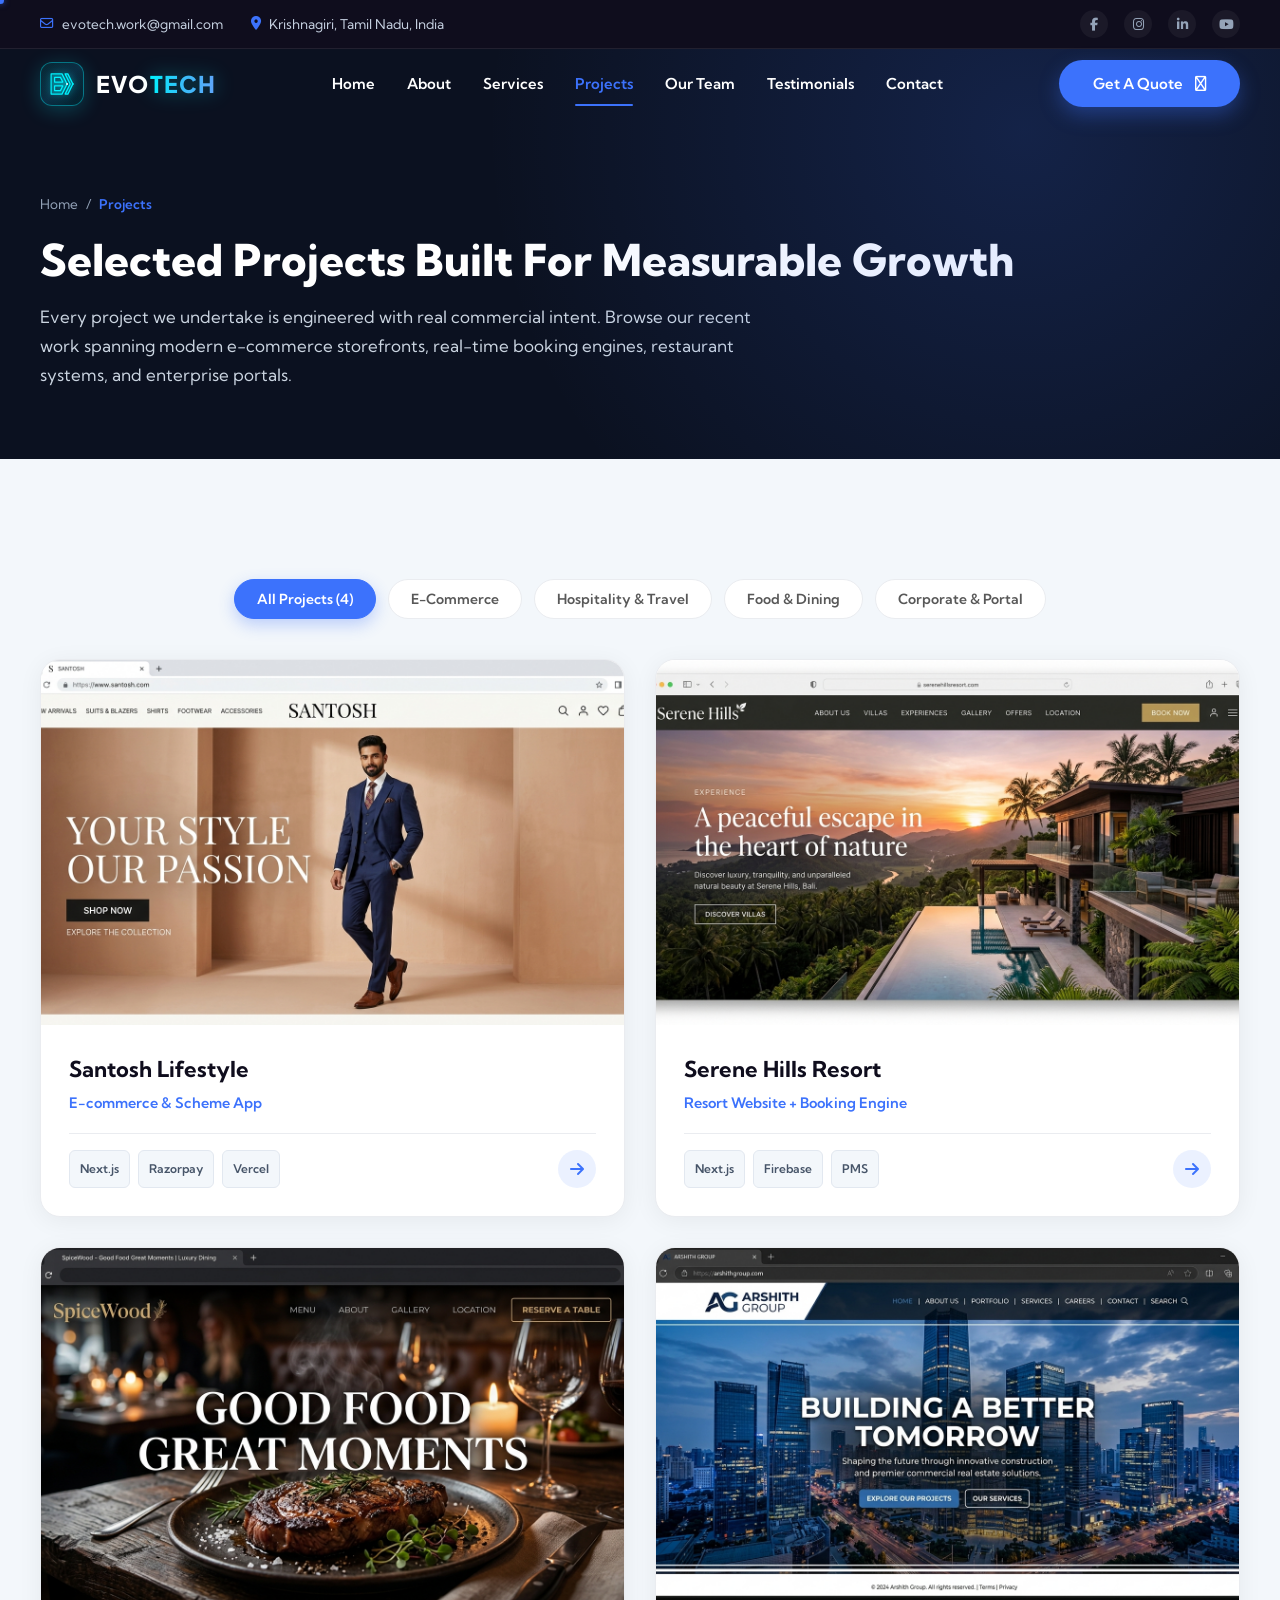
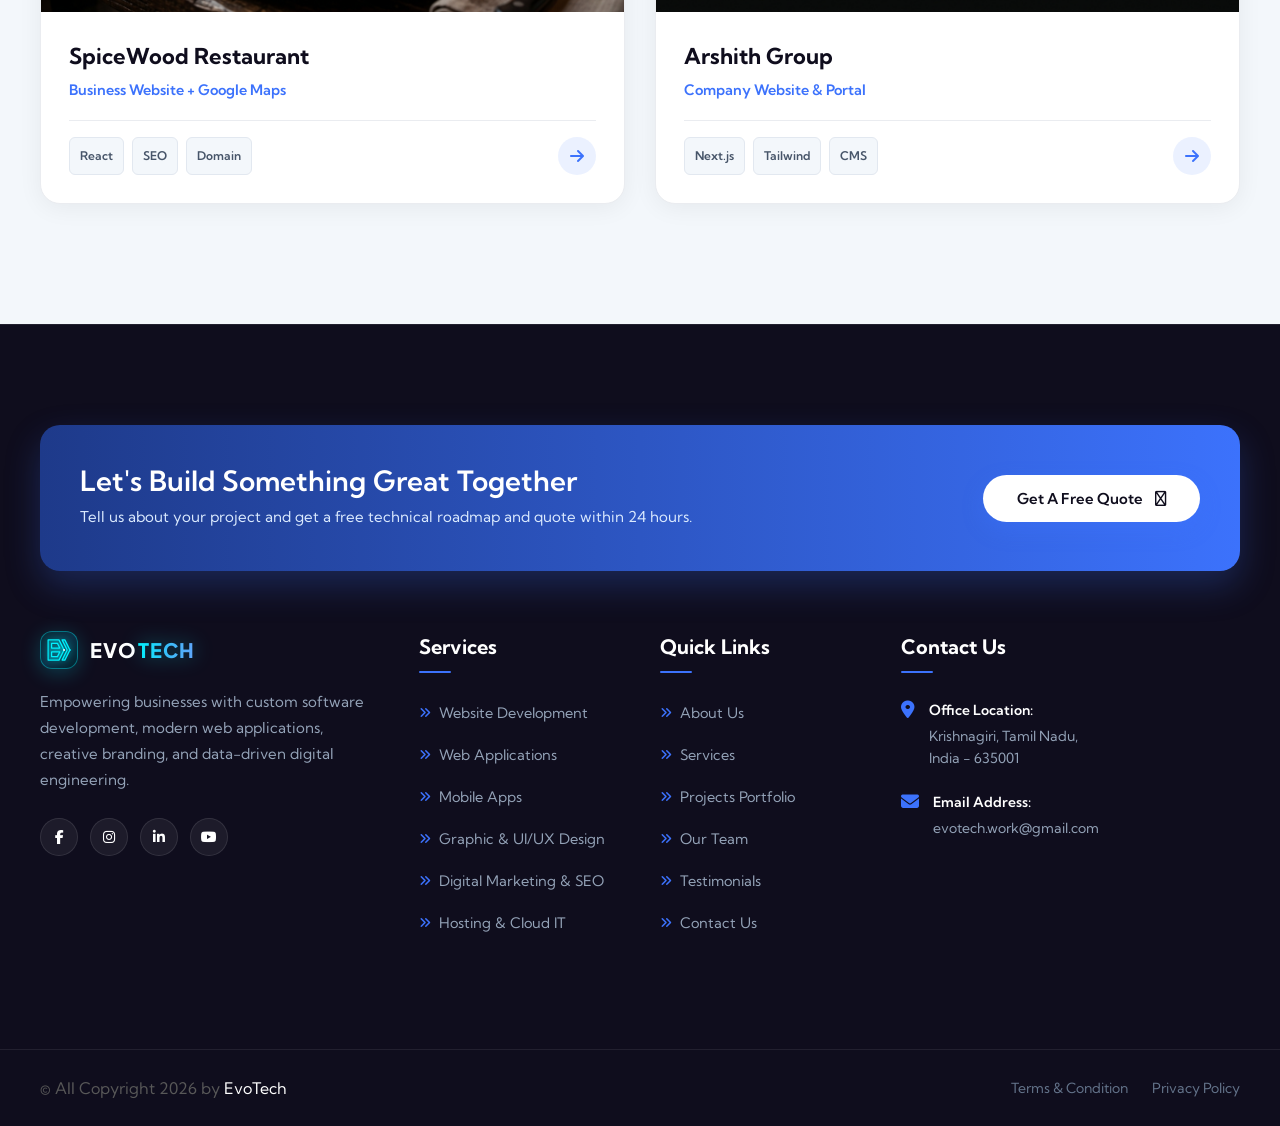
<file: projects.html>
<!DOCTYPE html>
<html lang="en">
<head>
  <meta charset="UTF-8">
  <meta name="viewport" content="width=device-width, initial-scale=1.0">
  <title>Projects Portfolio | EvoTech</title>
  <meta name="description" content="Explore custom web applications, e-commerce storefronts, and digital platforms engineered by EvoTech.">
  <meta name="keywords" content="Portfolio, Web Development Projects, Next.js Projects, React Apps, EvoTech Case Studies">
  <link rel="icon" type="image/svg+xml" href="assets/images/favicon.svg">
  
  <!-- Google Fonts: Kumbh Sans & Plus Jakarta Sans -->
  <link rel="preconnect" href="https://fonts.googleapis.com">
  <link rel="preconnect" href="https://fonts.gstatic.com" crossorigin>
  <link href="https://fonts.googleapis.com/css2?family=Kumbh+Sans:wght@300;400;500;600;700;800;900&family=Plus+Jakarta+Sans:wght@500;600;700;800&display=swap" rel="stylesheet">
  
  <!-- Font Awesome 6 Icons -->
  <link rel="stylesheet" href="https://cdnjs.cloudflare.com/ajax/libs/font-awesome/6.5.1/css/all.min.css">
  
  <!-- Main Stylesheet -->
  <link rel="stylesheet" href="style.css">
</head>
<body>

  <!-- Custom Mouse Cursor -->
  <div class="mouse-cursor cursor-outer"></div>
  <div class="mouse-cursor cursor-inner"></div>

  <!-- Top Header Area -->
  <div class="header-top">
    <div class="container">
      <div class="header-top-wrp">
        <ul class="info">
          <li>
            <i class="fa-regular fa-envelope"></i>
            <a href="mailto:evotech.work@gmail.com">evotech.work@gmail.com</a>
          </li>
          <li>
            <i class="fa-solid fa-location-dot"></i>
            <span>Krishnagiri, Tamil Nadu, India</span>
          </li>
        </ul>
        <ul class="link-info">
          <li><a href="https://facebook.com" target="_blank" rel="noopener noreferrer" aria-label="Facebook"><i class="fa-brands fa-facebook-f"></i></a></li>
          <li><a href="https://instagram.com" target="_blank" rel="noopener noreferrer" aria-label="Instagram"><i class="fa-brands fa-instagram"></i></a></li>
          <li><a href="https://linkedin.com" target="_blank" rel="noopener noreferrer" aria-label="LinkedIn"><i class="fa-brands fa-linkedin-in"></i></a></li>
          <li><a href="https://youtube.com" target="_blank" rel="noopener noreferrer" aria-label="YouTube"><i class="fa-brands fa-youtube"></i></a></li>
        </ul>
      </div>
    </div>
  </div>

  <!-- Main Header Area -->
  <header class="header-area">
    <div class="container">
      <div class="header__main">
        <a href="index.html" class="logo" id="brand-logo">
          <div class="logo-badge">
            <svg viewBox="0 0 36 36" fill="none" xmlns="http://www.w3.org/2000/svg">
              <path fill-rule="evenodd" clip-rule="evenodd" d="M4 5H18L24.5 18L18 31H4V5ZM8.5 9.5H16L19 15.5H8.5V9.5ZM8.5 20.5H19L16 26.5H8.5V20.5Z" fill="rgba(0, 242, 254, 0.22)" stroke="#00f2fe" stroke-width="1.6" stroke-linejoin="round"/>
              <path d="M22 5H25.5L32 18L25.5 31H22L28.5 18L22 5Z" fill="rgba(0, 242, 254, 0.22)" stroke="#00f2fe" stroke-width="1.6" stroke-linejoin="round"/>
              <circle cx="24.5" cy="18" r="1.2" fill="#ffffff"/>
              <circle cx="32" cy="18" r="1.2" fill="#00f2fe"/>
            </svg>
          </div>
          <span class="logo-text">EVO<span>TECH</span></span>
        </a>

        <div class="main-menu">
          <nav>
            <ul>
              <li><a href="index.html">Home</a></li>
              <li><a href="about.html">About</a></li>
              <li><a href="services.html">Services</a></li>
              <li><a href="projects.html" class="active">Projects</a></li>
              <li><a href="team.html">Our Team</a></li>
              <li><a href="testimonials.html">Testimonials</a></li>
              <li><a href="contact.html">Contact</a></li>
            </ul>
          </nav>
        </div>

        <div class="header-actions">
          <button class="btn-one open-quote-modal" id="nav-quote-btn">
            <span>Get A Quote</span>
            <i class="fa-regular fa-arrow-right-long"></i>
          </button>
          <button class="mobile-menu-btn" id="openButton" aria-label="Open Navigation Menu">
            <i class="fa-solid fa-bars"></i>
          </button>
        </div>
      </div>
    </div>
  </header>

  <!-- Mobile Sidebar Drawer -->
  <div class="sidebar-overlay"></div>
  <aside class="sidebar-area" id="targetElement">
    <button class="sidebar-close-btn" id="closeButton" aria-label="Close Navigation Menu">
      <i class="fa-solid fa-xmark"></i>
    </button>
    <div class="logo mb-30" style="display:flex; align-items:center; gap:10px;">
      <div class="logo-badge" style="width:38px; height:38px;">
        <svg viewBox="0 0 36 36" width="22" height="22" fill="none">
          <path fill-rule="evenodd" clip-rule="evenodd" d="M4 5H18L24.5 18L18 31H4V5ZM8.5 9.5H16L19 15.5H8.5V9.5ZM8.5 20.5H19L16 26.5H8.5V20.5Z" fill="rgba(0, 242, 254, 0.22)" stroke="#00f2fe" stroke-width="1.6" stroke-linejoin="round"/>
          <path d="M22 5H25.5L32 18L25.5 31H22L28.5 18L22 5Z" fill="rgba(0, 242, 254, 0.22)" stroke="#00f2fe" stroke-width="1.6" stroke-linejoin="round"/>
          <circle cx="24.5" cy="18" r="1.2" fill="#ffffff"/>
          <circle cx="32" cy="18" r="1.2" fill="#00f2fe"/>
        </svg>
      </div>
      <span class="logo-text" style="font-size:20px;">EVO<span>TECH</span></span>
    </div>
    <div class="sidebar-menu">
      <ul>
        <li><a href="index.html">Home</a></li>
        <li><a href="about.html">About Us</a></li>
        <li><a href="services.html">Services</a></li>
        <li><a href="projects.html" class="active">Projects</a></li>
        <li><a href="team.html">Our Team</a></li>
        <li><a href="testimonials.html">Testimonials</a></li>
        <li><a href="contact.html">Contact</a></li>
      </ul>
    </div>
    <ul class="sidebar-contact">
      <li><i class="fa-regular fa-envelope"></i> evotech.work@gmail.com</li>
      <li><i class="fa-solid fa-location-dot"></i> Krishnagiri, Tamil Nadu, India</li>
    </ul>
  </aside>

  <main>
    <!-- SUBPAGE HERO -->
    <section class="subpage-hero">
      <div class="container">
        <div class="breadcrumb-nav">
          <a href="index.html">Home</a>
          <span>/</span>
          <span class="breadcrumb-current">Projects</span>
        </div>
        <h1 class="subpage-title">Selected Projects Built For Measurable Growth</h1>
        <p class="subpage-desc">
          Every project we undertake is engineered with real commercial intent. Browse our recent work spanning modern e-commerce storefronts, real-time booking engines, restaurant systems, and enterprise portals.
        </p>
      </div>
    </section>

    <!-- PROJECTS GALLERY -->
    <section class="projects-area pt-120 pb-120">
      <div class="container">
        
        <!-- Filter Tabs -->
        <div class="projects-filter-bar">
          <button class="filter-tab-btn active" data-filter="all">All Projects (4)</button>
          <button class="filter-tab-btn" data-filter="ecommerce">E-Commerce</button>
          <button class="filter-tab-btn" data-filter="hospitality">Hospitality &amp; Travel</button>
          <button class="filter-tab-btn" data-filter="restaurant">Food &amp; Dining</button>
          <button class="filter-tab-btn" data-filter="corporate">Corporate &amp; Portal</button>
        </div>

        <div class="projects-grid">
          <!-- Project 1: Santosh Lifestyle -->
          <div class="project-card" data-project-id="santosh" data-category="ecommerce">
            <div class="project-thumb-box">
              <img src="assets/images/project-santosh.jpg" alt="Santosh Lifestyle E-commerce Preview" class="project-img" loading="lazy">
            </div>
            <div class="project-info-box">
              <h3 class="project-title">Santosh Lifestyle</h3>
              <p class="project-subtitle">E-commerce &amp; Scheme App</p>
              <div class="project-tags-row">
                <div class="tags-left">
                  <span class="tech-tag">Next.js</span>
                  <span class="tech-tag">Razorpay</span>
                  <span class="tech-tag">Vercel</span>
                </div>
                <div class="project-card-arrow">
                  <i class="fa-solid fa-arrow-right"></i>
                </div>
              </div>
            </div>
          </div>

          <!-- Project 2: Serene Hills Resort -->
          <div class="project-card" data-project-id="serene" data-category="hospitality">
            <div class="project-thumb-box">
              <img src="assets/images/project-serene.jpg" alt="Serene Hills Resort Website Preview" class="project-img" loading="lazy">
            </div>
            <div class="project-info-box">
              <h3 class="project-title">Serene Hills Resort</h3>
              <p class="project-subtitle">Resort Website + Booking Engine</p>
              <div class="project-tags-row">
                <div class="tags-left">
                  <span class="tech-tag">Next.js</span>
                  <span class="tech-tag">Firebase</span>
                  <span class="tech-tag">PMS</span>
                </div>
                <div class="project-card-arrow">
                  <i class="fa-solid fa-arrow-right"></i>
                </div>
              </div>
            </div>
          </div>

          <!-- Project 3: SpiceWood Restaurant -->
          <div class="project-card" data-project-id="spicewood" data-category="restaurant">
            <div class="project-thumb-box">
              <img src="assets/images/project-spicewood.jpg" alt="SpiceWood Restaurant Website Preview" class="project-img" loading="lazy">
            </div>
            <div class="project-info-box">
              <h3 class="project-title">SpiceWood Restaurant</h3>
              <p class="project-subtitle">Business Website + Google Maps</p>
              <div class="project-tags-row">
                <div class="tags-left">
                  <span class="tech-tag">React</span>
                  <span class="tech-tag">SEO</span>
                  <span class="tech-tag">Domain</span>
                </div>
                <div class="project-card-arrow">
                  <i class="fa-solid fa-arrow-right"></i>
                </div>
              </div>
            </div>
          </div>

          <!-- Project 4: Arshith Group -->
          <div class="project-card" data-project-id="arshith" data-category="corporate">
            <div class="project-thumb-box">
              <img src="assets/images/project-arshith.jpg" alt="Arshith Group Corporate Website Preview" class="project-img" loading="lazy">
            </div>
            <div class="project-info-box">
              <h3 class="project-title">Arshith Group</h3>
              <p class="project-subtitle">Company Website &amp; Portal</p>
              <div class="project-tags-row">
                <div class="tags-left">
                  <span class="tech-tag">Next.js</span>
                  <span class="tech-tag">Tailwind</span>
                  <span class="tech-tag">CMS</span>
                </div>
                <div class="project-card-arrow">
                  <i class="fa-solid fa-arrow-right"></i>
                </div>
              </div>
            </div>
          </div>
        </div>

      </div>
    </section>
  </main>

  <!-- FOOTER -->
  <footer class="footer-area secondary-bg pt-100">
    <div class="container">
      <div class="footer-top-cta">
        <div class="footer-cta-left">
          <h3>Let's Build Something Great Together</h3>
          <p>Tell us about your project and get a free technical roadmap and quote within 24 hours.</p>
        </div>
        <div style="display:flex; align-items:center; gap:14px; flex-wrap:wrap;">
          <button class="btn-one open-quote-modal" style="background:#ffffff; color:#0f0d1d;">
            <span>Get A Free Quote</span>
            <i class="fa-regular fa-arrow-right-long"></i>
          </button>
        </div>
      </div>

      <div class="footer__wrp pb-100">
        <div>
          <a href="index.html" class="footer-logo">
            <div class="logo-badge" style="width:38px; height:38px;">
              <svg viewBox="0 0 36 36" width="22" height="22" fill="none">
                <path fill-rule="evenodd" clip-rule="evenodd" d="M4 5H18L24.5 18L18 31H4V5ZM8.5 9.5H16L19 15.5H8.5V9.5ZM8.5 20.5H19L16 26.5H8.5V20.5Z" fill="rgba(0, 242, 254, 0.22)" stroke="#00f2fe" stroke-width="1.6" stroke-linejoin="round"/>
                <path d="M22 5H25.5L32 18L25.5 31H22L28.5 18L22 5Z" fill="rgba(0, 242, 254, 0.22)" stroke="#00f2fe" stroke-width="1.6" stroke-linejoin="round"/>
                <circle cx="24.5" cy="18" r="1.2" fill="#ffffff"/>
                <circle cx="32" cy="18" r="1.2" fill="#00f2fe"/>
              </svg>
            </div>
            <span class="logo-text" style="font-size:20px;">EVO<span>TECH</span></span>
          </a>
          <p class="footer-about-text">
            Empowering businesses with custom software development, modern web applications, creative branding, and data-driven digital engineering.
          </p>
          <div class="footer-social-row">
            <a href="https://facebook.com" target="_blank" rel="noopener" aria-label="Facebook"><i class="fa-brands fa-facebook-f"></i></a>
            <a href="https://instagram.com" target="_blank" rel="noopener" aria-label="Instagram"><i class="fa-brands fa-instagram"></i></a>
            <a href="https://linkedin.com" target="_blank" rel="noopener" aria-label="LinkedIn"><i class="fa-brands fa-linkedin-in"></i></a>
            <a href="https://youtube.com" target="_blank" rel="noopener" aria-label="YouTube"><i class="fa-brands fa-youtube"></i></a>
          </div>
        </div>

        <div>
          <h3 class="footer-title">Services</h3>
          <ul class="footer-nav-list">
            <li><a href="services.html#service-web"><i class="fa-solid fa-angles-right"></i> Website Development</a></li>
            <li><a href="services.html#service-webapp"><i class="fa-solid fa-angles-right"></i> Web Applications</a></li>
            <li><a href="services.html#service-mobile"><i class="fa-solid fa-angles-right"></i> Mobile Apps</a></li>
            <li><a href="services.html#service-uiux"><i class="fa-solid fa-angles-right"></i> Graphic &amp; UI/UX Design</a></li>
            <li><a href="services.html#service-seo"><i class="fa-solid fa-angles-right"></i> Digital Marketing &amp; SEO</a></li>
            <li><a href="services.html#service-hosting"><i class="fa-solid fa-angles-right"></i> Hosting &amp; Cloud IT</a></li>
          </ul>
        </div>

        <div>
          <h3 class="footer-title">Quick Links</h3>
          <ul class="footer-nav-list">
            <li><a href="about.html"><i class="fa-solid fa-angles-right"></i> About Us</a></li>
            <li><a href="services.html"><i class="fa-solid fa-angles-right"></i> Services</a></li>
            <li><a href="projects.html"><i class="fa-solid fa-angles-right"></i> Projects Portfolio</a></li>
            <li><a href="team.html"><i class="fa-solid fa-angles-right"></i> Our Team</a></li>
            <li><a href="testimonials.html"><i class="fa-solid fa-angles-right"></i> Testimonials</a></li>
            <li><a href="contact.html"><i class="fa-solid fa-angles-right"></i> Contact Us</a></li>
          </ul>
        </div>

        <div>
          <h3 class="footer-title">Contact Us</h3>
          <ul class="footer-contact-list">
            <li>
              <i class="fa-solid fa-location-dot"></i>
              <div class="info">
                <h5>Office Location:</h5>
                <p>Krishnagiri, Tamil Nadu,<br>India - 635001</p>
              </div>
            </li>
            <li>
              <i class="fa-solid fa-envelope"></i>
              <div class="info">
                <h5>Email Address:</h5>
                <p><a href="mailto:evotech.work@gmail.com">evotech.work@gmail.com</a></p>
              </div>
            </li>
          </ul>
        </div>
      </div>
    </div>

    <div class="footer__copyright">
      <div class="container footer__copyright-inner">
        <p>&copy; All Copyright 2026 by <a href="index.html" style="color:var(--white);">EvoTech</a></p>
        <ul class="footer-policy-links">
          <li><a href="#0">Terms &amp; Condition</a></li>
          <li><a href="#0">Privacy Policy</a></li>
        </ul>
      </div>
    </div>
  </footer>

  <!-- Scroll Up Button -->
  <div class="scroll-up">
    <svg class="scroll-circle" width="100%" height="100%" viewBox="-1 -1 102 102">
      <path d="M50,1 a49,49 0 0,1 0,98 a49,49 0 0,1 0,-98" />
    </svg>
    <i class="fa-solid fa-arrow-up"></i>
  </div>

  <!-- MODAL: GET A QUOTE -->
  <div class="modal-backdrop" id="quote-modal" role="dialog" aria-modal="true">
    <div class="modal-card">
      <button class="modal-close-btn" id="close-quote-modal" aria-label="Close modal">&times;</button>
      <div class="modal-header">
        <h3>Get a Free Project Quote</h3>
        <p>Tell us about your requirements and our team will get back to you with an estimate within 24 hours.</p>
      </div>
      <form class="modal-form" id="quote-form">
        <div class="form-row">
          <div class="form-group">
            <label for="quote-name">Full Name *</label>
            <input type="text" id="quote-name" required placeholder="e.g. Rahul Sharma">
          </div>
          <div class="form-group">
            <label for="quote-email">Email Address *</label>
            <input type="email" id="quote-email" required placeholder="e.g. rahul@example.com">
          </div>
        </div>
        <div class="form-group">
          <label for="quote-service">Service Required *</label>
          <select id="quote-service" required>
            <option value="">Select a service...</option>
            <option value="website">Website Development</option>
            <option value="webapp">Web Application</option>
            <option value="mobile">Mobile App Development</option>
            <option value="uiux">Graphic Design &amp; UI/UX</option>
            <option value="seo">Digital Marketing &amp; SEO</option>
            <option value="hosting">Hosting &amp; Cloud IT</option>
          </select>
        </div>
        <div class="form-group">
          <label for="quote-message">Project Overview *</label>
          <textarea id="quote-message" rows="3" required placeholder="Describe your business goals, required features, and timeline..."></textarea>
        </div>
        <div style="margin-top: 10px;">
          <button type="submit" class="btn-one" style="width: 100%; justify-content: center;">
            <span>Submit Project Request</span>
            <i class="fa-regular fa-arrow-right-long"></i>
          </button>
        </div>
      </form>
      <div class="form-success-msg" id="quote-success-msg" style="display:none; text-align:center; padding:20px 0;">
        <i class="fa-solid fa-circle-check" style="color:#10b981; font-size:48px; margin-bottom:14px;"></i>
        <h4 style="font-size:20px; font-weight:700; margin-bottom:8px;">Thank You!</h4>
        <p style="color:#64748b; font-size:14.5px;">Your quote request has been received. Our team will contact you shortly.</p>
      </div>
    </div>
  </div>

  <!-- MODAL: PROJECT DETAIL LIGHTBOX -->
  <div class="modal-backdrop" id="project-modal" role="dialog" aria-modal="true">
    <div class="modal-card modal-large">
      <button class="modal-close-btn" id="close-project-modal" aria-label="Close modal">&times;</button>
      <div id="project-modal-content"></div>
    </div>
  </div>

  <div class="toast-notification" id="toast-notify"></div>
  <script src="script.js"></script>
</body>
</html>
</file>
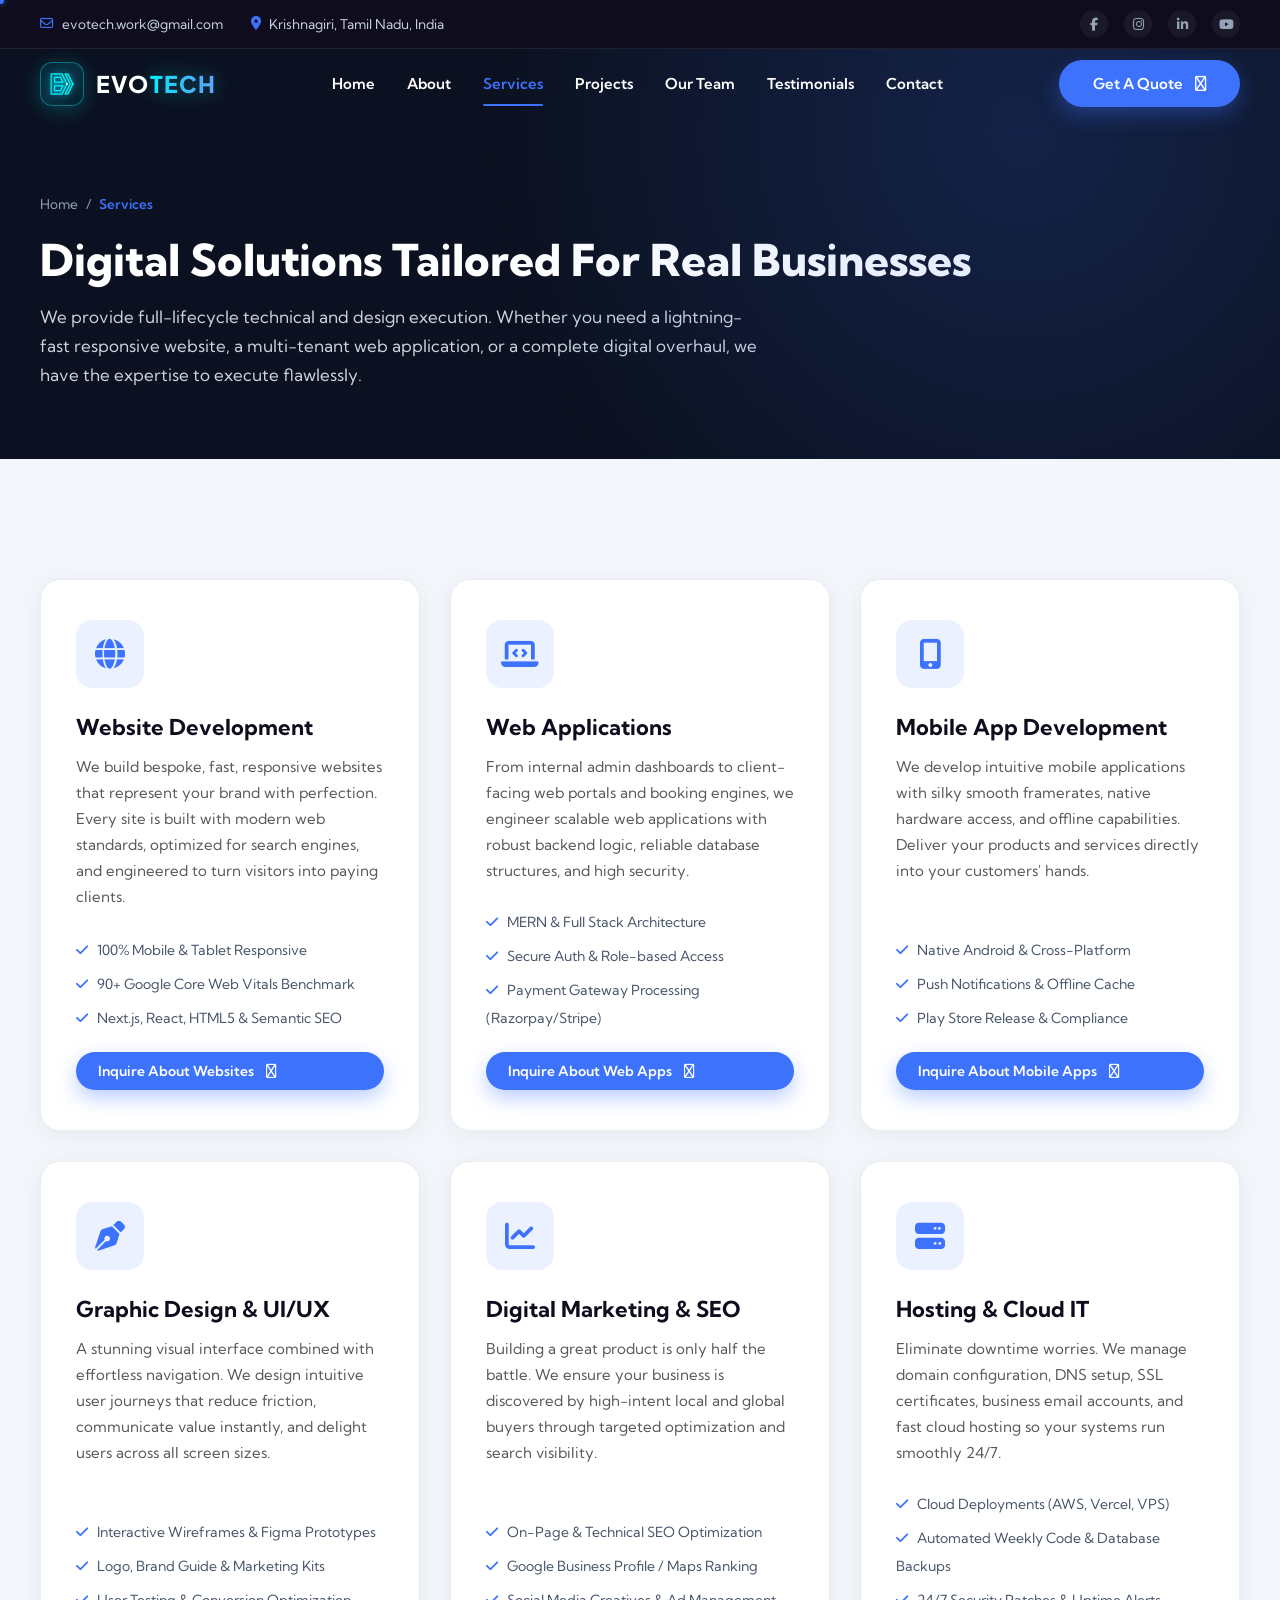
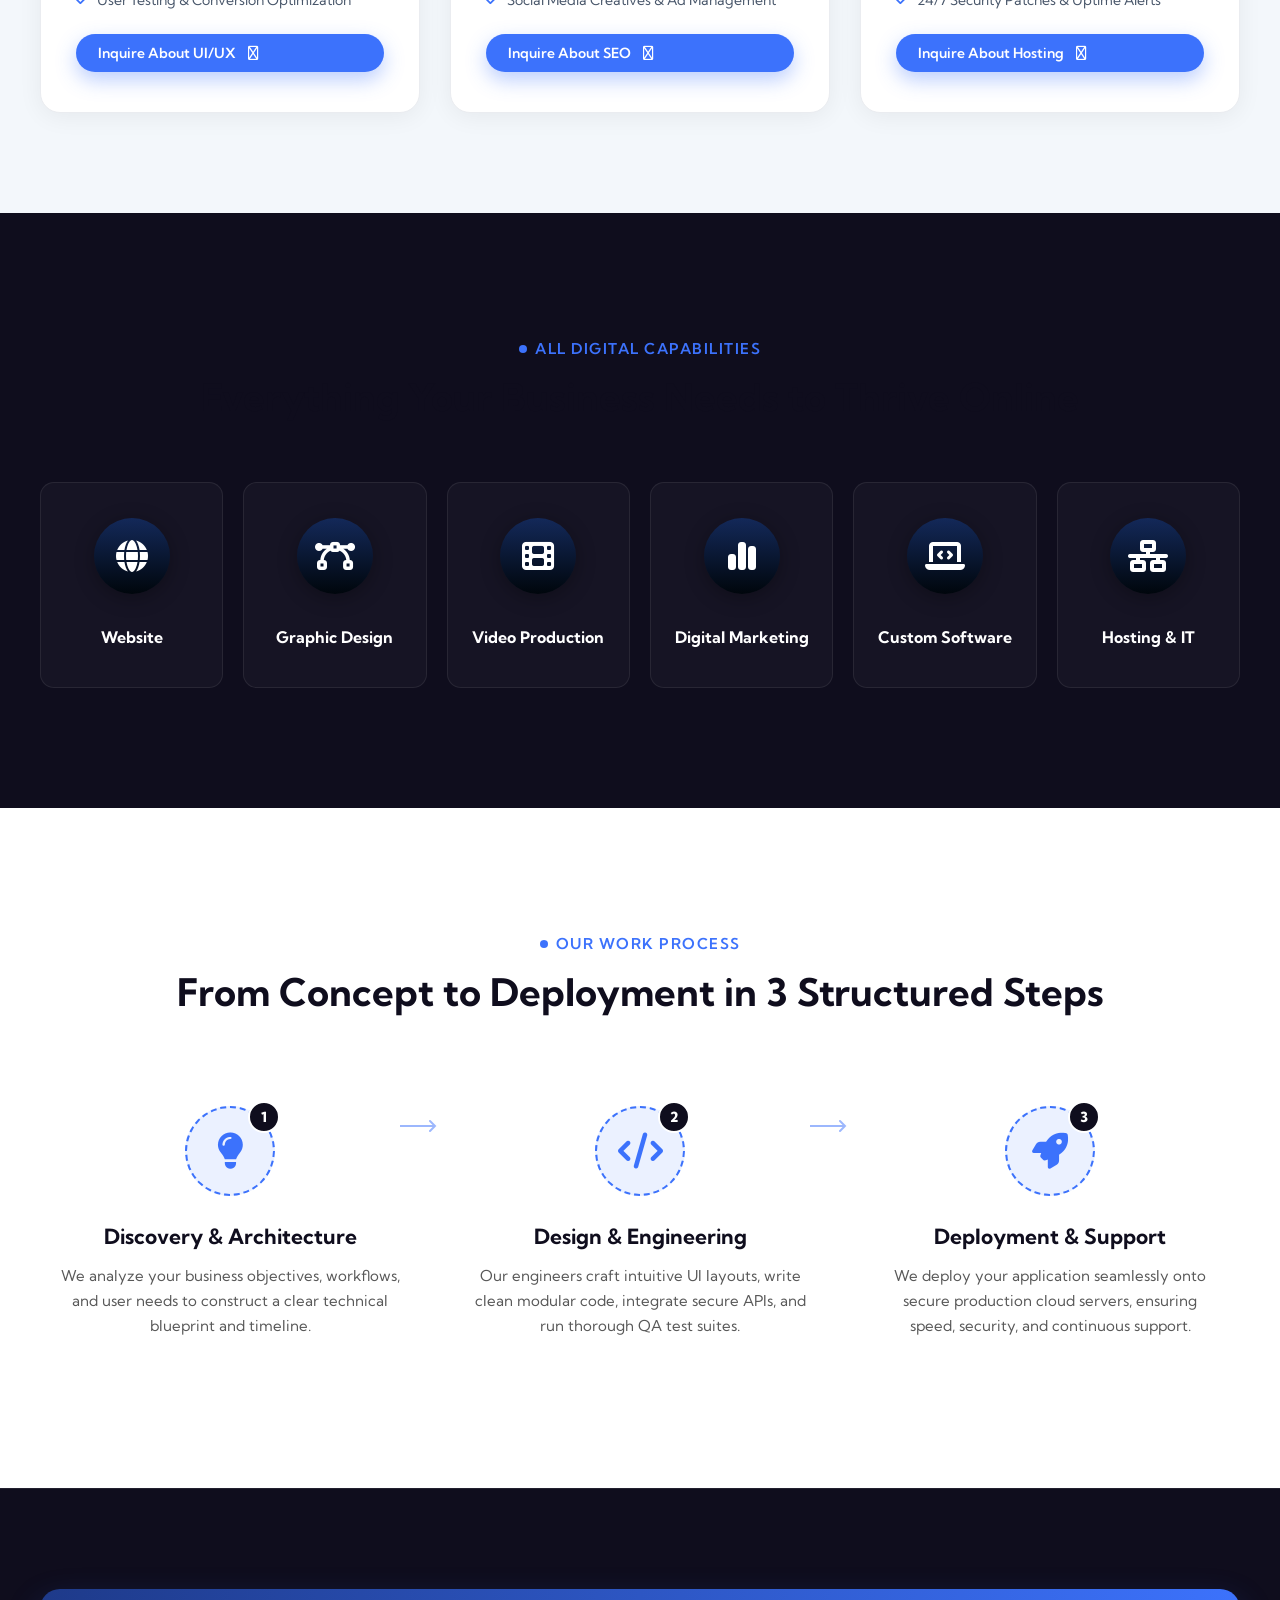
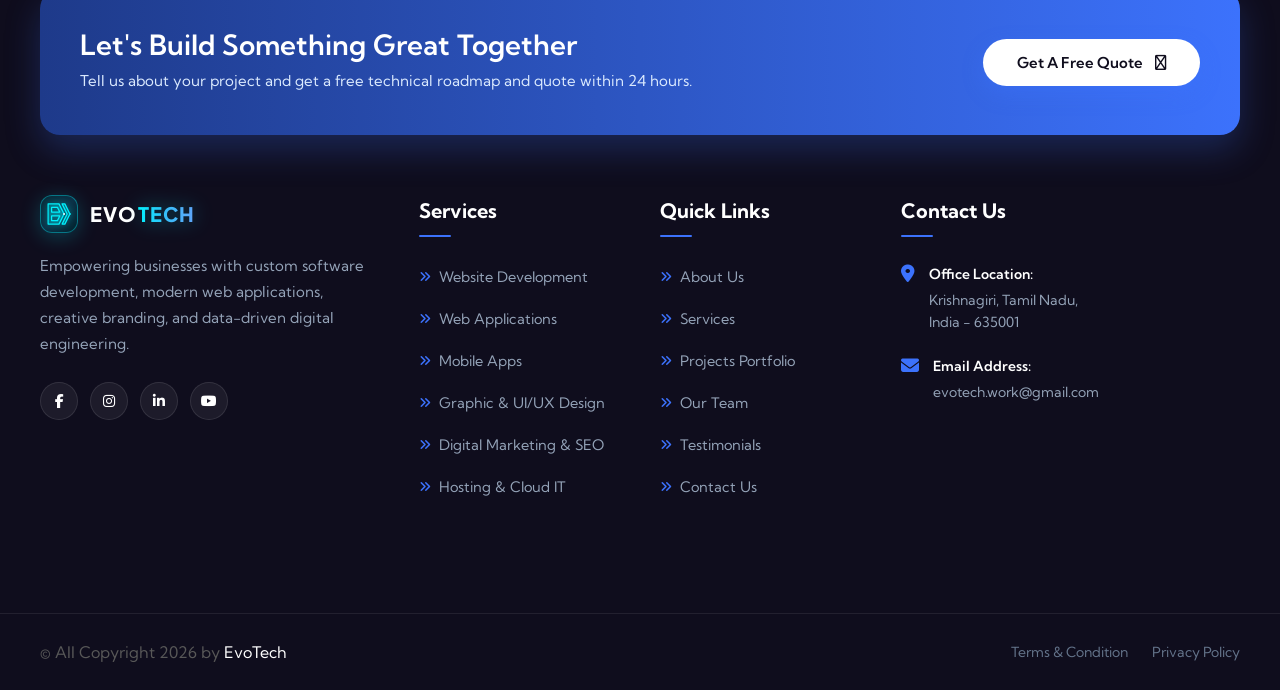
<file: services.html>
<!DOCTYPE html>
<html lang="en">
<head>
  <meta charset="UTF-8">
  <meta name="viewport" content="width=device-width, initial-scale=1.0">
  <title>IT &amp; Web Services | EvoTech</title>
  <meta name="description" content="Explore end-to-end digital services by EvoTech: Website Development, Web Applications, Mobile Apps, UI/UX Design, and Digital Marketing.">
  <meta name="keywords" content="Website Development, Web Applications, Mobile App Development, UI/UX Design, SEO Services, IT Services, EvoTech">
  <link rel="icon" type="image/svg+xml" href="assets/images/favicon.svg">
  
  <!-- Google Fonts: Kumbh Sans & Plus Jakarta Sans -->
  <link rel="preconnect" href="https://fonts.googleapis.com">
  <link rel="preconnect" href="https://fonts.gstatic.com" crossorigin>
  <link href="https://fonts.googleapis.com/css2?family=Kumbh+Sans:wght@300;400;500;600;700;800;900&family=Plus+Jakarta+Sans:wght@500;600;700;800&display=swap" rel="stylesheet">
  
  <!-- Font Awesome 6 Icons -->
  <link rel="stylesheet" href="https://cdnjs.cloudflare.com/ajax/libs/font-awesome/6.5.1/css/all.min.css">
  
  <!-- Main Stylesheet -->
  <link rel="stylesheet" href="style.css">
</head>
<body>

  <!-- Custom Mouse Cursor -->
  <div class="mouse-cursor cursor-outer"></div>
  <div class="mouse-cursor cursor-inner"></div>

  <!-- Top Header Area -->
  <div class="header-top">
    <div class="container">
      <div class="header-top-wrp">
        <ul class="info">
          <li>
            <i class="fa-regular fa-envelope"></i>
            <a href="mailto:evotech.work@gmail.com">evotech.work@gmail.com</a>
          </li>
          <li>
            <i class="fa-solid fa-location-dot"></i>
            <span>Krishnagiri, Tamil Nadu, India</span>
          </li>
        </ul>
        <ul class="link-info">
          <li><a href="https://facebook.com" target="_blank" rel="noopener noreferrer" aria-label="Facebook"><i class="fa-brands fa-facebook-f"></i></a></li>
          <li><a href="https://instagram.com" target="_blank" rel="noopener noreferrer" aria-label="Instagram"><i class="fa-brands fa-instagram"></i></a></li>
          <li><a href="https://linkedin.com" target="_blank" rel="noopener noreferrer" aria-label="LinkedIn"><i class="fa-brands fa-linkedin-in"></i></a></li>
          <li><a href="https://youtube.com" target="_blank" rel="noopener noreferrer" aria-label="YouTube"><i class="fa-brands fa-youtube"></i></a></li>
        </ul>
      </div>
    </div>
  </div>

  <!-- Main Header Area -->
  <header class="header-area">
    <div class="container">
      <div class="header__main">
        <a href="index.html" class="logo" id="brand-logo">
          <div class="logo-badge">
            <svg viewBox="0 0 36 36" fill="none" xmlns="http://www.w3.org/2000/svg">
              <path fill-rule="evenodd" clip-rule="evenodd" d="M4 5H18L24.5 18L18 31H4V5ZM8.5 9.5H16L19 15.5H8.5V9.5ZM8.5 20.5H19L16 26.5H8.5V20.5Z" fill="rgba(0, 242, 254, 0.22)" stroke="#00f2fe" stroke-width="1.6" stroke-linejoin="round"/>
              <path d="M22 5H25.5L32 18L25.5 31H22L28.5 18L22 5Z" fill="rgba(0, 242, 254, 0.22)" stroke="#00f2fe" stroke-width="1.6" stroke-linejoin="round"/>
              <circle cx="24.5" cy="18" r="1.2" fill="#ffffff"/>
              <circle cx="32" cy="18" r="1.2" fill="#00f2fe"/>
            </svg>
          </div>
          <span class="logo-text">EVO<span>TECH</span></span>
        </a>

        <div class="main-menu">
          <nav>
            <ul>
              <li><a href="index.html">Home</a></li>
              <li><a href="about.html">About</a></li>
              <li><a href="services.html" class="active">Services</a></li>
              <li><a href="projects.html">Projects</a></li>
              <li><a href="team.html">Our Team</a></li>
              <li><a href="testimonials.html">Testimonials</a></li>
              <li><a href="contact.html">Contact</a></li>
            </ul>
          </nav>
        </div>

        <div class="header-actions">
          <button class="btn-one open-quote-modal" id="nav-quote-btn">
            <span>Get A Quote</span>
            <i class="fa-regular fa-arrow-right-long"></i>
          </button>
          <button class="mobile-menu-btn" id="openButton" aria-label="Open Navigation Menu">
            <i class="fa-solid fa-bars"></i>
          </button>
        </div>
      </div>
    </div>
  </header>

  <!-- Mobile Sidebar Drawer -->
  <div class="sidebar-overlay"></div>
  <aside class="sidebar-area" id="targetElement">
    <button class="sidebar-close-btn" id="closeButton" aria-label="Close Navigation Menu">
      <i class="fa-solid fa-xmark"></i>
    </button>
    <div class="logo mb-30" style="display:flex; align-items:center; gap:10px;">
      <div class="logo-badge" style="width:38px; height:38px;">
        <svg viewBox="0 0 36 36" width="22" height="22" fill="none">
          <path fill-rule="evenodd" clip-rule="evenodd" d="M4 5H18L24.5 18L18 31H4V5ZM8.5 9.5H16L19 15.5H8.5V9.5ZM8.5 20.5H19L16 26.5H8.5V20.5Z" fill="rgba(0, 242, 254, 0.22)" stroke="#00f2fe" stroke-width="1.6" stroke-linejoin="round"/>
          <path d="M22 5H25.5L32 18L25.5 31H22L28.5 18L22 5Z" fill="rgba(0, 242, 254, 0.22)" stroke="#00f2fe" stroke-width="1.6" stroke-linejoin="round"/>
          <circle cx="24.5" cy="18" r="1.2" fill="#ffffff"/>
          <circle cx="32" cy="18" r="1.2" fill="#00f2fe"/>
        </svg>
      </div>
      <span class="logo-text" style="font-size:20px;">EVO<span>TECH</span></span>
    </div>
    <div class="sidebar-menu">
      <ul>
        <li><a href="index.html">Home</a></li>
        <li><a href="about.html">About Us</a></li>
        <li><a href="services.html" class="active">Services</a></li>
        <li><a href="projects.html">Projects</a></li>
        <li><a href="team.html">Our Team</a></li>
        <li><a href="testimonials.html">Testimonials</a></li>
        <li><a href="contact.html">Contact</a></li>
      </ul>
    </div>
    <ul class="sidebar-contact">
      <li><i class="fa-regular fa-envelope"></i> evotech.work@gmail.com</li>
      <li><i class="fa-solid fa-location-dot"></i> Krishnagiri, Tamil Nadu, India</li>
    </ul>
  </aside>

  <main>
    <!-- SUBPAGE HERO -->
    <section class="subpage-hero">
      <div class="container">
        <div class="breadcrumb-nav">
          <a href="index.html">Home</a>
          <span>/</span>
          <span class="breadcrumb-current">Services</span>
        </div>
        <h1 class="subpage-title">Digital Solutions Tailored For Real Businesses</h1>
        <p class="subpage-desc">
          We provide full-lifecycle technical and design execution. Whether you need a lightning-fast responsive website, a multi-tenant web application, or a complete digital overhaul, we have the expertise to execute flawlessly.
        </p>
      </div>
    </section>

    <!-- DETAILED SERVICES LIST -->
    <section class="service-area pt-120 pb-100">
      <div class="container">
        <div class="service-grid">
          <!-- 1. Website Development -->
          <div class="service__item" id="service-web">
            <div class="service__icon"><i class="fa-solid fa-globe"></i></div>
            <h4>Website Development</h4>
            <p>We build bespoke, fast, responsive websites that represent your brand with perfection. Every site is built with modern web standards, optimized for search engines, and engineered to turn visitors into paying clients.</p>
            <ul style="margin-bottom:20px; font-size:14px; color:#475569; display:flex; flex-direction:column; gap:6px;">
              <li><i class="fa-solid fa-check text-primary" style="color:var(--primary-color); margin-right:6px;"></i> 100% Mobile &amp; Tablet Responsive</li>
              <li><i class="fa-solid fa-check text-primary" style="color:var(--primary-color); margin-right:6px;"></i> 90+ Google Core Web Vitals Benchmark</li>
              <li><i class="fa-solid fa-check text-primary" style="color:var(--primary-color); margin-right:6px;"></i> Next.js, React, HTML5 &amp; Semantic SEO</li>
            </ul>
            <button class="btn-one open-quote-modal" style="padding:10px 22px; font-size:14px;">
              <span>Inquire About Websites</span>
              <i class="fa-regular fa-arrow-right-long"></i>
            </button>
          </div>

          <!-- 2. Web Applications -->
          <div class="service__item" id="service-webapp">
            <div class="service__icon"><i class="fa-solid fa-laptop-code"></i></div>
            <h4>Web Applications</h4>
            <p>From internal admin dashboards to client-facing web portals and booking engines, we engineer scalable web applications with robust backend logic, reliable database structures, and high security.</p>
            <ul style="margin-bottom:20px; font-size:14px; color:#475569; display:flex; flex-direction:column; gap:6px;">
              <li><i class="fa-solid fa-check text-primary" style="color:var(--primary-color); margin-right:6px;"></i> MERN &amp; Full Stack Architecture</li>
              <li><i class="fa-solid fa-check text-primary" style="color:var(--primary-color); margin-right:6px;"></i> Secure Auth &amp; Role-based Access</li>
              <li><i class="fa-solid fa-check text-primary" style="color:var(--primary-color); margin-right:6px;"></i> Payment Gateway Processing (Razorpay/Stripe)</li>
            </ul>
            <button class="btn-one open-quote-modal" style="padding:10px 22px; font-size:14px;">
              <span>Inquire About Web Apps</span>
              <i class="fa-regular fa-arrow-right-long"></i>
            </button>
          </div>

          <!-- 3. Mobile App Development -->
          <div class="service__item" id="service-mobile">
            <div class="service__icon"><i class="fa-solid fa-mobile-screen-button"></i></div>
            <h4>Mobile App Development</h4>
            <p>We develop intuitive mobile applications with silky smooth framerates, native hardware access, and offline capabilities. Deliver your products and services directly into your customers' hands.</p>
            <ul style="margin-bottom:20px; font-size:14px; color:#475569; display:flex; flex-direction:column; gap:6px;">
              <li><i class="fa-solid fa-check text-primary" style="color:var(--primary-color); margin-right:6px;"></i> Native Android &amp; Cross-Platform</li>
              <li><i class="fa-solid fa-check text-primary" style="color:var(--primary-color); margin-right:6px;"></i> Push Notifications &amp; Offline Cache</li>
              <li><i class="fa-solid fa-check text-primary" style="color:var(--primary-color); margin-right:6px;"></i> Play Store Release &amp; Compliance</li>
            </ul>
            <button class="btn-one open-quote-modal" style="padding:10px 22px; font-size:14px;">
              <span>Inquire About Mobile Apps</span>
              <i class="fa-regular fa-arrow-right-long"></i>
            </button>
          </div>

          <!-- 4. Graphic Design & UI/UX -->
          <div class="service__item" id="service-uiux">
            <div class="service__icon"><i class="fa-solid fa-pen-nib"></i></div>
            <h4>Graphic Design &amp; UI/UX</h4>
            <p>A stunning visual interface combined with effortless navigation. We design intuitive user journeys that reduce friction, communicate value instantly, and delight users across all screen sizes.</p>
            <ul style="margin-bottom:20px; font-size:14px; color:#475569; display:flex; flex-direction:column; gap:6px;">
              <li><i class="fa-solid fa-check text-primary" style="color:var(--primary-color); margin-right:6px;"></i> Interactive Wireframes &amp; Figma Prototypes</li>
              <li><i class="fa-solid fa-check text-primary" style="color:var(--primary-color); margin-right:6px;"></i> Logo, Brand Guide &amp; Marketing Kits</li>
              <li><i class="fa-solid fa-check text-primary" style="color:var(--primary-color); margin-right:6px;"></i> User Testing &amp; Conversion Optimization</li>
            </ul>
            <button class="btn-one open-quote-modal" style="padding:10px 22px; font-size:14px;">
              <span>Inquire About UI/UX</span>
              <i class="fa-regular fa-arrow-right-long"></i>
            </button>
          </div>

          <!-- 5. Digital Marketing & SEO -->
          <div class="service__item" id="service-seo">
            <div class="service__icon"><i class="fa-solid fa-chart-line"></i></div>
            <h4>Digital Marketing &amp; SEO</h4>
            <p>Building a great product is only half the battle. We ensure your business is discovered by high-intent local and global buyers through targeted optimization and search visibility.</p>
            <ul style="margin-bottom:20px; font-size:14px; color:#475569; display:flex; flex-direction:column; gap:6px;">
              <li><i class="fa-solid fa-check text-primary" style="color:var(--primary-color); margin-right:6px;"></i> On-Page &amp; Technical SEO Optimization</li>
              <li><i class="fa-solid fa-check text-primary" style="color:var(--primary-color); margin-right:6px;"></i> Google Business Profile / Maps Ranking</li>
              <li><i class="fa-solid fa-check text-primary" style="color:var(--primary-color); margin-right:6px;"></i> Social Media Creatives &amp; Ad Management</li>
            </ul>
            <button class="btn-one open-quote-modal" style="padding:10px 22px; font-size:14px;">
              <span>Inquire About SEO</span>
              <i class="fa-regular fa-arrow-right-long"></i>
            </button>
          </div>

          <!-- 6. Hosting & Cloud IT -->
          <div class="service__item" id="service-hosting">
            <div class="service__icon"><i class="fa-solid fa-server"></i></div>
            <h4>Hosting &amp; Cloud IT</h4>
            <p>Eliminate downtime worries. We manage domain configuration, DNS setup, SSL certificates, business email accounts, and fast cloud hosting so your systems run smoothly 24/7.</p>
            <ul style="margin-bottom:20px; font-size:14px; color:#475569; display:flex; flex-direction:column; gap:6px;">
              <li><i class="fa-solid fa-check text-primary" style="color:var(--primary-color); margin-right:6px;"></i> Cloud Deployments (AWS, Vercel, VPS)</li>
              <li><i class="fa-solid fa-check text-primary" style="color:var(--primary-color); margin-right:6px;"></i> Automated Weekly Code &amp; Database Backups</li>
              <li><i class="fa-solid fa-check text-primary" style="color:var(--primary-color); margin-right:6px;"></i> 24/7 Security Patches &amp; Uptime Alerts</li>
            </ul>
            <button class="btn-one open-quote-modal" style="padding:10px 22px; font-size:14px;">
              <span>Inquire About Hosting</span>
              <i class="fa-regular fa-arrow-right-long"></i>
            </button>
          </div>
        </div>
      </div>
    </section>

    <!-- THE ICONIC OFFER SECTION (3D Rotating Icons) -->
    <section class="offer-area secondary-bg pt-120 pb-120">
      <div class="container">
        <div class="section-header" style="text-align: center; margin-bottom: 60px;">
          <h5>
            <span class="title-dot"></span>
            ALL DIGITAL CAPABILITIES
          </h5>
          <h2>Everything Your Business Needs to Thrive Online</h2>
        </div>

        <div class="offer-grid">
          <a href="#service-web" class="offer__item">
            <div class="offer__icon"><i class="fa-solid fa-globe"></i></div>
            <h4>Website</h4>
          </a>
          <a href="#service-uiux" class="offer__item">
            <div class="offer__icon"><i class="fa-solid fa-bezier-curve"></i></div>
            <h4>Graphic Design</h4>
          </a>
          <a href="#service-uiux" class="offer__item">
            <div class="offer__icon"><i class="fa-solid fa-film"></i></div>
            <h4>Video Production</h4>
          </a>
          <a href="#service-seo" class="offer__item">
            <div class="offer__icon"><i class="fa-solid fa-chart-simple"></i></div>
            <h4>Digital Marketing</h4>
          </a>
          <a href="#service-webapp" class="offer__item">
            <div class="offer__icon"><i class="fa-solid fa-laptop-code"></i></div>
            <h4>Custom Software</h4>
          </a>
          <a href="#service-hosting" class="offer__item">
            <div class="offer__icon"><i class="fa-solid fa-network-wired"></i></div>
            <h4>Hosting &amp; IT</h4>
          </a>
        </div>
      </div>
    </section>

    <!-- PROCESS AREA -->
    <section class="process-area pt-120 pb-120">
      <div class="container">
        <div class="section-header" style="text-align: center; margin-bottom: 60px;">
          <h5>
            <span class="title-dot"></span>
            OUR WORK PROCESS
          </h5>
          <h2>From Concept to Deployment in 3 Structured Steps</h2>
        </div>

        <div class="process-grid">
          <div class="process__item">
            <div class="process__badge-box">
              <div class="process__circle"><i class="fa-solid fa-lightbulb"></i></div>
              <span class="process-number">1</span>
            </div>
            <div class="process__content">
              <h4>Discovery &amp; Architecture</h4>
              <p>We analyze your business objectives, workflows, and user needs to construct a clear technical blueprint and timeline.</p>
            </div>
            <div class="process-arrow-line">
              <svg width="40" height="20" viewBox="0 0 40 20" fill="none"><path d="M0 10 H35 M30 5 L35 10 L30 15" stroke="#3c72fc" stroke-width="2" stroke-linecap="round"/></svg>
            </div>
          </div>

          <div class="process__item">
            <div class="process__badge-box">
              <div class="process__circle"><i class="fa-solid fa-code"></i></div>
              <span class="process-number">2</span>
            </div>
            <div class="process__content">
              <h4>Design &amp; Engineering</h4>
              <p>Our engineers craft intuitive UI layouts, write clean modular code, integrate secure APIs, and run thorough QA test suites.</p>
            </div>
            <div class="process-arrow-line">
              <svg width="40" height="20" viewBox="0 0 40 20" fill="none"><path d="M0 10 H35 M30 5 L35 10 L30 15" stroke="#3c72fc" stroke-width="2" stroke-linecap="round"/></svg>
            </div>
          </div>

          <div class="process__item">
            <div class="process__badge-box">
              <div class="process__circle"><i class="fa-solid fa-rocket"></i></div>
              <span class="process-number">3</span>
            </div>
            <div class="process__content">
              <h4>Deployment &amp; Support</h4>
              <p>We deploy your application seamlessly onto secure production cloud servers, ensuring speed, security, and continuous support.</p>
            </div>
          </div>
        </div>
      </div>
    </section>
  </main>

  <!-- FOOTER -->
  <footer class="footer-area secondary-bg pt-100">
    <div class="container">
      <div class="footer-top-cta">
        <div class="footer-cta-left">
          <h3>Let's Build Something Great Together</h3>
          <p>Tell us about your project and get a free technical roadmap and quote within 24 hours.</p>
        </div>
        <div style="display:flex; align-items:center; gap:14px; flex-wrap:wrap;">
          <button class="btn-one open-quote-modal" style="background:#ffffff; color:#0f0d1d;">
            <span>Get A Free Quote</span>
            <i class="fa-regular fa-arrow-right-long"></i>
          </button>
        </div>
      </div>

      <div class="footer__wrp pb-100">
        <div>
          <a href="index.html" class="footer-logo">
            <div class="logo-badge" style="width:38px; height:38px;">
              <svg viewBox="0 0 36 36" width="22" height="22" fill="none">
                <path fill-rule="evenodd" clip-rule="evenodd" d="M4 5H18L24.5 18L18 31H4V5ZM8.5 9.5H16L19 15.5H8.5V9.5ZM8.5 20.5H19L16 26.5H8.5V20.5Z" fill="rgba(0, 242, 254, 0.22)" stroke="#00f2fe" stroke-width="1.6" stroke-linejoin="round"/>
                <path d="M22 5H25.5L32 18L25.5 31H22L28.5 18L22 5Z" fill="rgba(0, 242, 254, 0.22)" stroke="#00f2fe" stroke-width="1.6" stroke-linejoin="round"/>
                <circle cx="24.5" cy="18" r="1.2" fill="#ffffff"/>
                <circle cx="32" cy="18" r="1.2" fill="#00f2fe"/>
              </svg>
            </div>
            <span class="logo-text" style="font-size:20px;">EVO<span>TECH</span></span>
          </a>
          <p class="footer-about-text">
            Empowering businesses with custom software development, modern web applications, creative branding, and data-driven digital engineering.
          </p>
          <div class="footer-social-row">
            <a href="https://facebook.com" target="_blank" rel="noopener" aria-label="Facebook"><i class="fa-brands fa-facebook-f"></i></a>
            <a href="https://instagram.com" target="_blank" rel="noopener" aria-label="Instagram"><i class="fa-brands fa-instagram"></i></a>
            <a href="https://linkedin.com" target="_blank" rel="noopener" aria-label="LinkedIn"><i class="fa-brands fa-linkedin-in"></i></a>
            <a href="https://youtube.com" target="_blank" rel="noopener" aria-label="YouTube"><i class="fa-brands fa-youtube"></i></a>
          </div>
        </div>

        <div>
          <h3 class="footer-title">Services</h3>
          <ul class="footer-nav-list">
            <li><a href="services.html#service-web"><i class="fa-solid fa-angles-right"></i> Website Development</a></li>
            <li><a href="services.html#service-webapp"><i class="fa-solid fa-angles-right"></i> Web Applications</a></li>
            <li><a href="services.html#service-mobile"><i class="fa-solid fa-angles-right"></i> Mobile Apps</a></li>
            <li><a href="services.html#service-uiux"><i class="fa-solid fa-angles-right"></i> Graphic &amp; UI/UX Design</a></li>
            <li><a href="services.html#service-seo"><i class="fa-solid fa-angles-right"></i> Digital Marketing &amp; SEO</a></li>
            <li><a href="services.html#service-hosting"><i class="fa-solid fa-angles-right"></i> Hosting &amp; Cloud IT</a></li>
          </ul>
        </div>

        <div>
          <h3 class="footer-title">Quick Links</h3>
          <ul class="footer-nav-list">
            <li><a href="about.html"><i class="fa-solid fa-angles-right"></i> About Us</a></li>
            <li><a href="services.html"><i class="fa-solid fa-angles-right"></i> Services</a></li>
            <li><a href="projects.html"><i class="fa-solid fa-angles-right"></i> Projects Portfolio</a></li>
            <li><a href="team.html"><i class="fa-solid fa-angles-right"></i> Our Team</a></li>
            <li><a href="testimonials.html"><i class="fa-solid fa-angles-right"></i> Testimonials</a></li>
            <li><a href="contact.html"><i class="fa-solid fa-angles-right"></i> Contact Us</a></li>
          </ul>
        </div>

        <div>
          <h3 class="footer-title">Contact Us</h3>
          <ul class="footer-contact-list">
            <li>
              <i class="fa-solid fa-location-dot"></i>
              <div class="info">
                <h5>Office Location:</h5>
                <p>Krishnagiri, Tamil Nadu,<br>India - 635001</p>
              </div>
            </li>
            <li>
              <i class="fa-solid fa-envelope"></i>
              <div class="info">
                <h5>Email Address:</h5>
                <p><a href="mailto:evotech.work@gmail.com">evotech.work@gmail.com</a></p>
              </div>
            </li>
          </ul>
        </div>
      </div>
    </div>

    <div class="footer__copyright">
      <div class="container footer__copyright-inner">
        <p>&copy; All Copyright 2026 by <a href="index.html" style="color:var(--white);">EvoTech</a></p>
        <ul class="footer-policy-links">
          <li><a href="#0">Terms &amp; Condition</a></li>
          <li><a href="#0">Privacy Policy</a></li>
        </ul>
      </div>
    </div>
  </footer>

  <!-- Scroll Up Button -->
  <div class="scroll-up">
    <svg class="scroll-circle" width="100%" height="100%" viewBox="-1 -1 102 102">
      <path d="M50,1 a49,49 0 0,1 0,98 a49,49 0 0,1 0,-98" />
    </svg>
    <i class="fa-solid fa-arrow-up"></i>
  </div>

  <!-- MODAL: GET A QUOTE -->
  <div class="modal-backdrop" id="quote-modal" role="dialog" aria-modal="true">
    <div class="modal-card">
      <button class="modal-close-btn" id="close-quote-modal" aria-label="Close modal">&times;</button>
      <div class="modal-header">
        <h3>Get a Free Project Quote</h3>
        <p>Tell us about your requirements and our team will get back to you with an estimate within 24 hours.</p>
      </div>
      <form class="modal-form" id="quote-form">
        <div class="form-row">
          <div class="form-group">
            <label for="quote-name">Full Name *</label>
            <input type="text" id="quote-name" required placeholder="e.g. Rahul Sharma">
          </div>
          <div class="form-group">
            <label for="quote-email">Email Address *</label>
            <input type="email" id="quote-email" required placeholder="e.g. rahul@example.com">
          </div>
        </div>
        <div class="form-group">
          <label for="quote-service">Service Required *</label>
          <select id="quote-service" required>
            <option value="">Select a service...</option>
            <option value="website">Website Development</option>
            <option value="webapp">Web Application</option>
            <option value="mobile">Mobile App Development</option>
            <option value="uiux">Graphic Design &amp; UI/UX</option>
            <option value="seo">Digital Marketing &amp; SEO</option>
            <option value="hosting">Hosting &amp; Cloud IT</option>
          </select>
        </div>
        <div class="form-group">
          <label for="quote-message">Project Overview *</label>
          <textarea id="quote-message" rows="3" required placeholder="Describe your business goals, required features, and timeline..."></textarea>
        </div>
        <div style="margin-top: 10px;">
          <button type="submit" class="btn-one" style="width: 100%; justify-content: center;">
            <span>Submit Project Request</span>
            <i class="fa-regular fa-arrow-right-long"></i>
          </button>
        </div>
      </form>
      <div class="form-success-msg" id="quote-success-msg" style="display:none; text-align:center; padding:20px 0;">
        <i class="fa-solid fa-circle-check" style="color:#10b981; font-size:48px; margin-bottom:14px;"></i>
        <h4 style="font-size:20px; font-weight:700; margin-bottom:8px;">Thank You!</h4>
        <p style="color:#64748b; font-size:14.5px;">Your quote request has been received. Our team will contact you shortly.</p>
      </div>
    </div>
  </div>

  <div class="toast-notification" id="toast-notify"></div>
  <script src="script.js"></script>
</body>
</html>
</file>
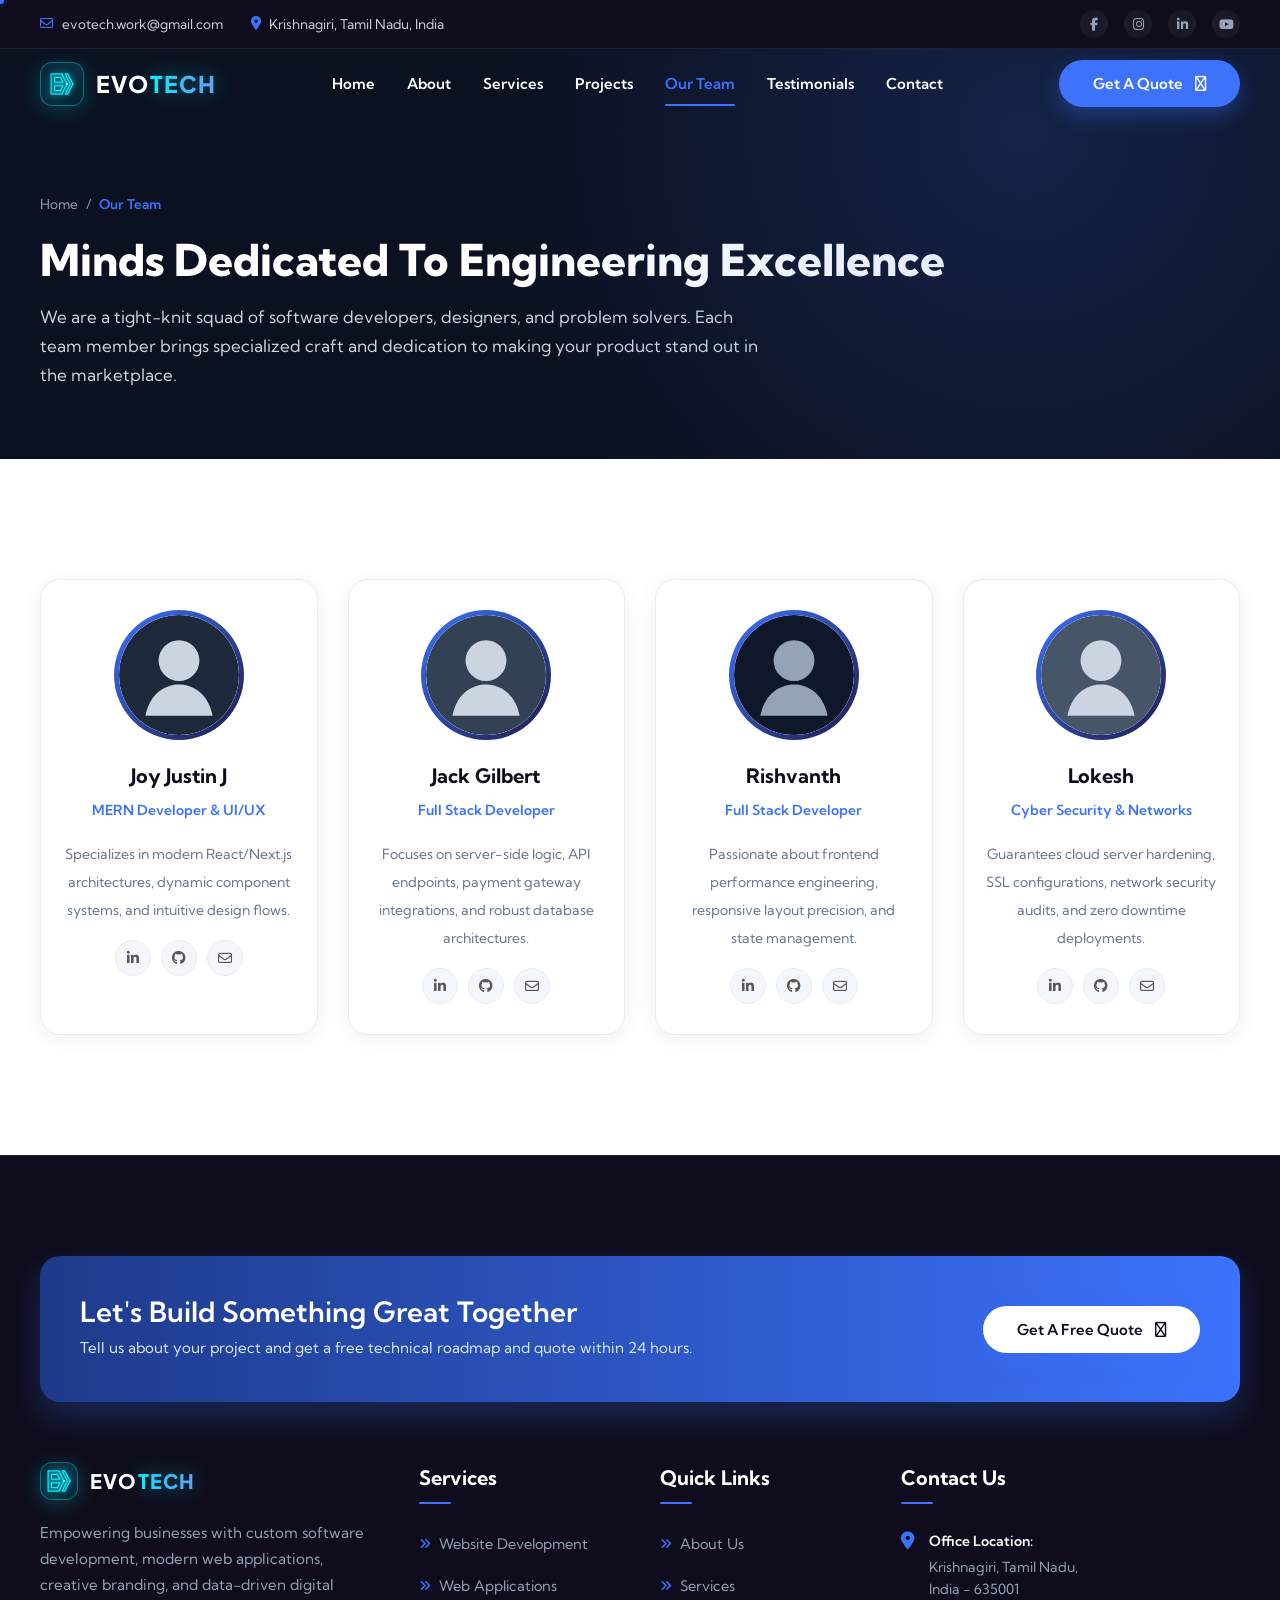
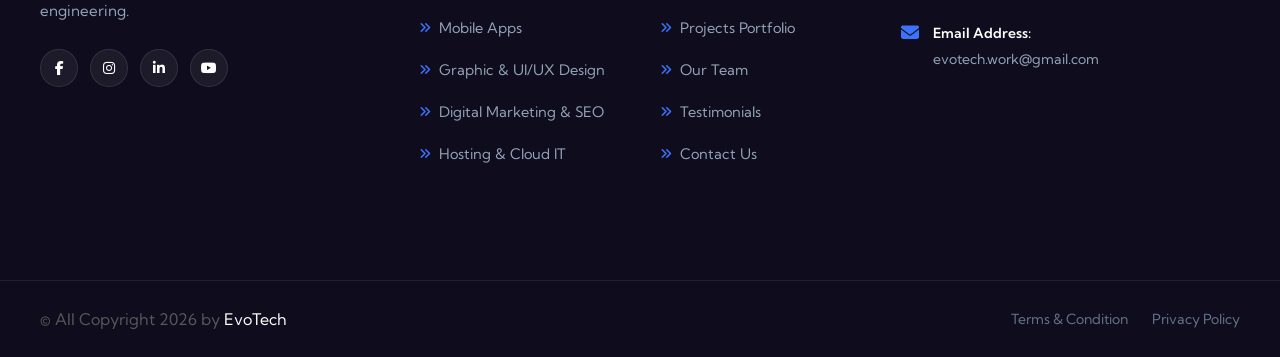
<file: team.html>
<!DOCTYPE html>
<html lang="en">
<head>
  <meta charset="UTF-8">
  <meta name="viewport" content="width=device-width, initial-scale=1.0">
  <title>Our Team | EvoTech</title>
  <meta name="description" content="Meet the developers, designers, and engineers behind EvoTech.">
  <meta name="keywords" content="EvoTech Team, Software Developers, MERN Engineers, Full Stack Developers">
  <link rel="icon" type="image/svg+xml" href="assets/images/favicon.svg">
  
  <!-- Google Fonts: Kumbh Sans & Plus Jakarta Sans -->
  <link rel="preconnect" href="https://fonts.googleapis.com">
  <link rel="preconnect" href="https://fonts.gstatic.com" crossorigin>
  <link href="https://fonts.googleapis.com/css2?family=Kumbh+Sans:wght@300;400;500;600;700;800;900&family=Plus+Jakarta+Sans:wght@500;600;700;800&display=swap" rel="stylesheet">
  
  <!-- Font Awesome 6 Icons -->
  <link rel="stylesheet" href="https://cdnjs.cloudflare.com/ajax/libs/font-awesome/6.5.1/css/all.min.css">
  
  <!-- Main Stylesheet -->
  <link rel="stylesheet" href="style.css">
</head>
<body>

  <!-- Custom Mouse Cursor -->
  <div class="mouse-cursor cursor-outer"></div>
  <div class="mouse-cursor cursor-inner"></div>

  <!-- Top Header Area -->
  <div class="header-top">
    <div class="container">
      <div class="header-top-wrp">
        <ul class="info">
          <li>
            <i class="fa-regular fa-envelope"></i>
            <a href="mailto:evotech.work@gmail.com">evotech.work@gmail.com</a>
          </li>
          <li>
            <i class="fa-solid fa-location-dot"></i>
            <span>Krishnagiri, Tamil Nadu, India</span>
          </li>
        </ul>
        <ul class="link-info">
          <li><a href="https://facebook.com" target="_blank" rel="noopener noreferrer" aria-label="Facebook"><i class="fa-brands fa-facebook-f"></i></a></li>
          <li><a href="https://instagram.com" target="_blank" rel="noopener noreferrer" aria-label="Instagram"><i class="fa-brands fa-instagram"></i></a></li>
          <li><a href="https://linkedin.com" target="_blank" rel="noopener noreferrer" aria-label="LinkedIn"><i class="fa-brands fa-linkedin-in"></i></a></li>
          <li><a href="https://youtube.com" target="_blank" rel="noopener noreferrer" aria-label="YouTube"><i class="fa-brands fa-youtube"></i></a></li>
        </ul>
      </div>
    </div>
  </div>

  <!-- Main Header Area -->
  <header class="header-area">
    <div class="container">
      <div class="header__main">
        <a href="index.html" class="logo" id="brand-logo">
          <div class="logo-badge">
            <svg viewBox="0 0 36 36" fill="none" xmlns="http://www.w3.org/2000/svg">
              <path fill-rule="evenodd" clip-rule="evenodd" d="M4 5H18L24.5 18L18 31H4V5ZM8.5 9.5H16L19 15.5H8.5V9.5ZM8.5 20.5H19L16 26.5H8.5V20.5Z" fill="rgba(0, 242, 254, 0.22)" stroke="#00f2fe" stroke-width="1.6" stroke-linejoin="round"/>
              <path d="M22 5H25.5L32 18L25.5 31H22L28.5 18L22 5Z" fill="rgba(0, 242, 254, 0.22)" stroke="#00f2fe" stroke-width="1.6" stroke-linejoin="round"/>
              <circle cx="24.5" cy="18" r="1.2" fill="#ffffff"/>
              <circle cx="32" cy="18" r="1.2" fill="#00f2fe"/>
            </svg>
          </div>
          <span class="logo-text">EVO<span>TECH</span></span>
        </a>

        <div class="main-menu">
          <nav>
            <ul>
              <li><a href="index.html">Home</a></li>
              <li><a href="about.html">About</a></li>
              <li><a href="services.html">Services</a></li>
              <li><a href="projects.html">Projects</a></li>
              <li><a href="team.html" class="active">Our Team</a></li>
              <li><a href="testimonials.html">Testimonials</a></li>
              <li><a href="contact.html">Contact</a></li>
            </ul>
          </nav>
        </div>

        <div class="header-actions">
          <button class="btn-one open-quote-modal" id="nav-quote-btn">
            <span>Get A Quote</span>
            <i class="fa-regular fa-arrow-right-long"></i>
          </button>
          <button class="mobile-menu-btn" id="openButton" aria-label="Open Navigation Menu">
            <i class="fa-solid fa-bars"></i>
          </button>
        </div>
      </div>
    </div>
  </header>

  <!-- Mobile Sidebar Drawer -->
  <div class="sidebar-overlay"></div>
  <aside class="sidebar-area" id="targetElement">
    <button class="sidebar-close-btn" id="closeButton" aria-label="Close Navigation Menu">
      <i class="fa-solid fa-xmark"></i>
    </button>
    <div class="logo mb-30" style="display:flex; align-items:center; gap:10px;">
      <div class="logo-badge" style="width:38px; height:38px;">
        <svg viewBox="0 0 36 36" width="22" height="22" fill="none">
          <path fill-rule="evenodd" clip-rule="evenodd" d="M4 5H18L24.5 18L18 31H4V5ZM8.5 9.5H16L19 15.5H8.5V9.5ZM8.5 20.5H19L16 26.5H8.5V20.5Z" fill="rgba(0, 242, 254, 0.22)" stroke="#00f2fe" stroke-width="1.6" stroke-linejoin="round"/>
          <path d="M22 5H25.5L32 18L25.5 31H22L28.5 18L22 5Z" fill="rgba(0, 242, 254, 0.22)" stroke="#00f2fe" stroke-width="1.6" stroke-linejoin="round"/>
          <circle cx="24.5" cy="18" r="1.2" fill="#ffffff"/>
          <circle cx="32" cy="18" r="1.2" fill="#00f2fe"/>
        </svg>
      </div>
      <span class="logo-text" style="font-size:20px;">EVO<span>TECH</span></span>
    </div>
    <div class="sidebar-menu">
      <ul>
        <li><a href="index.html">Home</a></li>
        <li><a href="about.html">About Us</a></li>
        <li><a href="services.html">Services</a></li>
        <li><a href="projects.html">Projects</a></li>
        <li><a href="team.html" class="active">Our Team</a></li>
        <li><a href="testimonials.html">Testimonials</a></li>
        <li><a href="contact.html">Contact</a></li>
      </ul>
    </div>
    <ul class="sidebar-contact">
      <li><i class="fa-regular fa-envelope"></i> evotech.work@gmail.com</li>
      <li><i class="fa-solid fa-location-dot"></i> Krishnagiri, Tamil Nadu, India</li>
    </ul>
  </aside>

  <main>
    <!-- SUBPAGE HERO -->
    <section class="subpage-hero">
      <div class="container">
        <div class="breadcrumb-nav">
          <a href="index.html">Home</a>
          <span>/</span>
          <span class="breadcrumb-current">Our Team</span>
        </div>
        <h1 class="subpage-title">Minds Dedicated To Engineering Excellence</h1>
        <p class="subpage-desc">
          We are a tight-knit squad of software developers, designers, and problem solvers. Each team member brings specialized craft and dedication to making your product stand out in the marketplace.
        </p>
      </div>
    </section>

    <!-- TEAM CARDS SECTION -->
    <section class="team-area pt-120 pb-120">
      <div class="container">
        
        <div class="team-grid">
          <!-- Member 1: Joy Justin J -->
          <div class="team-card">
            <div class="team-avatar-container">
              <svg viewBox="0 0 100 100" class="team-avatar-img">
                <circle cx="50" cy="50" r="50" fill="#1e293b"/>
                <circle cx="50" cy="38" r="17" fill="#cbd5e1"/>
                <path d="M22 84 C26 64, 40 58, 50 58 C60 58, 74 64, 78 84 Z" fill="#cbd5e1"/>
              </svg>
            </div>
            <h3 class="team-name">Joy Justin J</h3>
            <div class="team-role">MERN Developer &amp; UI/UX</div>
            <p style="font-size:14px; color:#64748b; margin-bottom:16px;">Specializes in modern React/Next.js architectures, dynamic component systems, and intuitive design flows.</p>
            <div class="team-socials">
              <a href="https://linkedin.com" target="_blank" rel="noopener" class="team-social-btn" aria-label="LinkedIn"><i class="fa-brands fa-linkedin-in"></i></a>
              <a href="https://github.com" target="_blank" rel="noopener" class="team-social-btn" aria-label="GitHub"><i class="fa-brands fa-github"></i></a>
              <a href="mailto:evotech.work@gmail.com" class="team-social-btn" aria-label="Email"><i class="fa-regular fa-envelope"></i></a>
            </div>
          </div>

          <!-- Member 2: Jack Gilbert -->
          <div class="team-card">
            <div class="team-avatar-container">
              <svg viewBox="0 0 100 100" class="team-avatar-img">
                <circle cx="50" cy="50" r="50" fill="#334155"/>
                <circle cx="50" cy="38" r="17" fill="#cbd5e1"/>
                <path d="M22 84 C26 64, 40 58, 50 58 C60 58, 74 64, 78 84 Z" fill="#cbd5e1"/>
              </svg>
            </div>
            <h3 class="team-name">Jack Gilbert</h3>
            <div class="team-role">Full Stack Developer</div>
            <p style="font-size:14px; color:#64748b; margin-bottom:16px;">Focuses on server-side logic, API endpoints, payment gateway integrations, and robust database architectures.</p>
            <div class="team-socials">
              <a href="https://linkedin.com" target="_blank" rel="noopener" class="team-social-btn" aria-label="LinkedIn"><i class="fa-brands fa-linkedin-in"></i></a>
              <a href="https://github.com" target="_blank" rel="noopener" class="team-social-btn" aria-label="GitHub"><i class="fa-brands fa-github"></i></a>
              <a href="mailto:evotech.work@gmail.com" class="team-social-btn" aria-label="Email"><i class="fa-regular fa-envelope"></i></a>
            </div>
          </div>

          <!-- Member 3: Rishvanth -->
          <div class="team-card">
            <div class="team-avatar-container">
              <svg viewBox="0 0 100 100" class="team-avatar-img">
                <circle cx="50" cy="50" r="50" fill="#0f172a"/>
                <circle cx="50" cy="38" r="17" fill="#94a3b8"/>
                <path d="M22 84 C26 64, 40 58, 50 58 C60 58, 74 64, 78 84 Z" fill="#94a3b8"/>
              </svg>
            </div>
            <h3 class="team-name">Rishvanth</h3>
            <div class="team-role">Full Stack Developer</div>
            <p style="font-size:14px; color:#64748b; margin-bottom:16px;">Passionate about frontend performance engineering, responsive layout precision, and state management.</p>
            <div class="team-socials">
              <a href="https://linkedin.com" target="_blank" rel="noopener" class="team-social-btn" aria-label="LinkedIn"><i class="fa-brands fa-linkedin-in"></i></a>
              <a href="https://github.com" target="_blank" rel="noopener" class="team-social-btn" aria-label="GitHub"><i class="fa-brands fa-github"></i></a>
              <a href="mailto:evotech.work@gmail.com" class="team-social-btn" aria-label="Email"><i class="fa-regular fa-envelope"></i></a>
            </div>
          </div>

          <!-- Member 4: Lokesh -->
          <div class="team-card">
            <div class="team-avatar-container">
              <svg viewBox="0 0 100 100" class="team-avatar-img">
                <circle cx="50" cy="50" r="50" fill="#475569"/>
                <circle cx="50" cy="38" r="17" fill="#cbd5e1"/>
                <path d="M22 84 C26 64, 40 58, 50 58 C60 58, 74 64, 78 84 Z" fill="#cbd5e1"/>
              </svg>
            </div>
            <h3 class="team-name">Lokesh</h3>
            <div class="team-role">Cyber Security &amp; Networks</div>
            <p style="font-size:14px; color:#64748b; margin-bottom:16px;">Guarantees cloud server hardening, SSL configurations, network security audits, and zero downtime deployments.</p>
            <div class="team-socials">
              <a href="https://linkedin.com" target="_blank" rel="noopener" class="team-social-btn" aria-label="LinkedIn"><i class="fa-brands fa-linkedin-in"></i></a>
              <a href="https://github.com" target="_blank" rel="noopener" class="team-social-btn" aria-label="GitHub"><i class="fa-brands fa-github"></i></a>
              <a href="mailto:evotech.work@gmail.com" class="team-social-btn" aria-label="Email"><i class="fa-regular fa-envelope"></i></a>
            </div>
          </div>
        </div>

      </div>
    </section>
  </main>

  <!-- FOOTER -->
  <footer class="footer-area secondary-bg pt-100">
    <div class="container">
      <div class="footer-top-cta">
        <div class="footer-cta-left">
          <h3>Let's Build Something Great Together</h3>
          <p>Tell us about your project and get a free technical roadmap and quote within 24 hours.</p>
        </div>
        <div style="display:flex; align-items:center; gap:14px; flex-wrap:wrap;">
          <button class="btn-one open-quote-modal" style="background:#ffffff; color:#0f0d1d;">
            <span>Get A Free Quote</span>
            <i class="fa-regular fa-arrow-right-long"></i>
          </button>
        </div>
      </div>

      <div class="footer__wrp pb-100">
        <div>
          <a href="index.html" class="footer-logo">
            <div class="logo-badge" style="width:38px; height:38px;">
              <svg viewBox="0 0 36 36" width="22" height="22" fill="none">
                <path fill-rule="evenodd" clip-rule="evenodd" d="M4 5H18L24.5 18L18 31H4V5ZM8.5 9.5H16L19 15.5H8.5V9.5ZM8.5 20.5H19L16 26.5H8.5V20.5Z" fill="rgba(0, 242, 254, 0.22)" stroke="#00f2fe" stroke-width="1.6" stroke-linejoin="round"/>
                <path d="M22 5H25.5L32 18L25.5 31H22L28.5 18L22 5Z" fill="rgba(0, 242, 254, 0.22)" stroke="#00f2fe" stroke-width="1.6" stroke-linejoin="round"/>
                <circle cx="24.5" cy="18" r="1.2" fill="#ffffff"/>
                <circle cx="32" cy="18" r="1.2" fill="#00f2fe"/>
              </svg>
            </div>
            <span class="logo-text" style="font-size:20px;">EVO<span>TECH</span></span>
          </a>
          <p class="footer-about-text">
            Empowering businesses with custom software development, modern web applications, creative branding, and data-driven digital engineering.
          </p>
          <div class="footer-social-row">
            <a href="https://facebook.com" target="_blank" rel="noopener" aria-label="Facebook"><i class="fa-brands fa-facebook-f"></i></a>
            <a href="https://instagram.com" target="_blank" rel="noopener" aria-label="Instagram"><i class="fa-brands fa-instagram"></i></a>
            <a href="https://linkedin.com" target="_blank" rel="noopener" aria-label="LinkedIn"><i class="fa-brands fa-linkedin-in"></i></a>
            <a href="https://youtube.com" target="_blank" rel="noopener" aria-label="YouTube"><i class="fa-brands fa-youtube"></i></a>
          </div>
        </div>

        <div>
          <h3 class="footer-title">Services</h3>
          <ul class="footer-nav-list">
            <li><a href="services.html#service-web"><i class="fa-solid fa-angles-right"></i> Website Development</a></li>
            <li><a href="services.html#service-webapp"><i class="fa-solid fa-angles-right"></i> Web Applications</a></li>
            <li><a href="services.html#service-mobile"><i class="fa-solid fa-angles-right"></i> Mobile Apps</a></li>
            <li><a href="services.html#service-uiux"><i class="fa-solid fa-angles-right"></i> Graphic &amp; UI/UX Design</a></li>
            <li><a href="services.html#service-seo"><i class="fa-solid fa-angles-right"></i> Digital Marketing &amp; SEO</a></li>
            <li><a href="services.html#service-hosting"><i class="fa-solid fa-angles-right"></i> Hosting &amp; Cloud IT</a></li>
          </ul>
        </div>

        <div>
          <h3 class="footer-title">Quick Links</h3>
          <ul class="footer-nav-list">
            <li><a href="about.html"><i class="fa-solid fa-angles-right"></i> About Us</a></li>
            <li><a href="services.html"><i class="fa-solid fa-angles-right"></i> Services</a></li>
            <li><a href="projects.html"><i class="fa-solid fa-angles-right"></i> Projects Portfolio</a></li>
            <li><a href="team.html"><i class="fa-solid fa-angles-right"></i> Our Team</a></li>
            <li><a href="testimonials.html"><i class="fa-solid fa-angles-right"></i> Testimonials</a></li>
            <li><a href="contact.html"><i class="fa-solid fa-angles-right"></i> Contact Us</a></li>
          </ul>
        </div>

        <div>
          <h3 class="footer-title">Contact Us</h3>
          <ul class="footer-contact-list">
            <li>
              <i class="fa-solid fa-location-dot"></i>
              <div class="info">
                <h5>Office Location:</h5>
                <p>Krishnagiri, Tamil Nadu,<br>India - 635001</p>
              </div>
            </li>
            <li>
              <i class="fa-solid fa-envelope"></i>
              <div class="info">
                <h5>Email Address:</h5>
                <p><a href="mailto:evotech.work@gmail.com">evotech.work@gmail.com</a></p>
              </div>
            </li>
          </ul>
        </div>
      </div>
    </div>

    <div class="footer__copyright">
      <div class="container footer__copyright-inner">
        <p>&copy; All Copyright 2026 by <a href="index.html" style="color:var(--white);">EvoTech</a></p>
        <ul class="footer-policy-links">
          <li><a href="#0">Terms &amp; Condition</a></li>
          <li><a href="#0">Privacy Policy</a></li>
        </ul>
      </div>
    </div>
  </footer>

  <!-- Scroll Up Button -->
  <div class="scroll-up">
    <svg class="scroll-circle" width="100%" height="100%" viewBox="-1 -1 102 102">
      <path d="M50,1 a49,49 0 0,1 0,98 a49,49 0 0,1 0,-98" />
    </svg>
    <i class="fa-solid fa-arrow-up"></i>
  </div>

  <!-- MODAL: GET A QUOTE -->
  <div class="modal-backdrop" id="quote-modal" role="dialog" aria-modal="true">
    <div class="modal-card">
      <button class="modal-close-btn" id="close-quote-modal" aria-label="Close modal">&times;</button>
      <div class="modal-header">
        <h3>Get a Free Project Quote</h3>
        <p>Tell us about your requirements and our team will get back to you with an estimate within 24 hours.</p>
      </div>
      <form class="modal-form" id="quote-form">
        <div class="form-row">
          <div class="form-group">
            <label for="quote-name">Full Name *</label>
            <input type="text" id="quote-name" required placeholder="e.g. Rahul Sharma">
          </div>
          <div class="form-group">
            <label for="quote-email">Email Address *</label>
            <input type="email" id="quote-email" required placeholder="e.g. rahul@example.com">
          </div>
        </div>
        <div class="form-group">
          <label for="quote-service">Service Required *</label>
          <select id="quote-service" required>
            <option value="">Select a service...</option>
            <option value="website">Website Development</option>
            <option value="webapp">Web Application</option>
            <option value="mobile">Mobile App Development</option>
            <option value="uiux">Graphic Design &amp; UI/UX</option>
            <option value="seo">Digital Marketing &amp; SEO</option>
            <option value="hosting">Hosting &amp; Cloud IT</option>
          </select>
        </div>
        <div class="form-group">
          <label for="quote-message">Project Overview *</label>
          <textarea id="quote-message" rows="3" required placeholder="Describe your business goals, required features, and timeline..."></textarea>
        </div>
        <div style="margin-top: 10px;">
          <button type="submit" class="btn-one" style="width: 100%; justify-content: center;">
            <span>Submit Project Request</span>
            <i class="fa-regular fa-arrow-right-long"></i>
          </button>
        </div>
      </form>
      <div class="form-success-msg" id="quote-success-msg" style="display:none; text-align:center; padding:20px 0;">
        <i class="fa-solid fa-circle-check" style="color:#10b981; font-size:48px; margin-bottom:14px;"></i>
        <h4 style="font-size:20px; font-weight:700; margin-bottom:8px;">Thank You!</h4>
        <p style="color:#64748b; font-size:14.5px;">Your quote request has been received. Our team will contact you shortly.</p>
      </div>
    </div>
  </div>

  <div class="toast-notification" id="toast-notify"></div>
  <script src="script.js"></script>
</body>
</html>
</file>
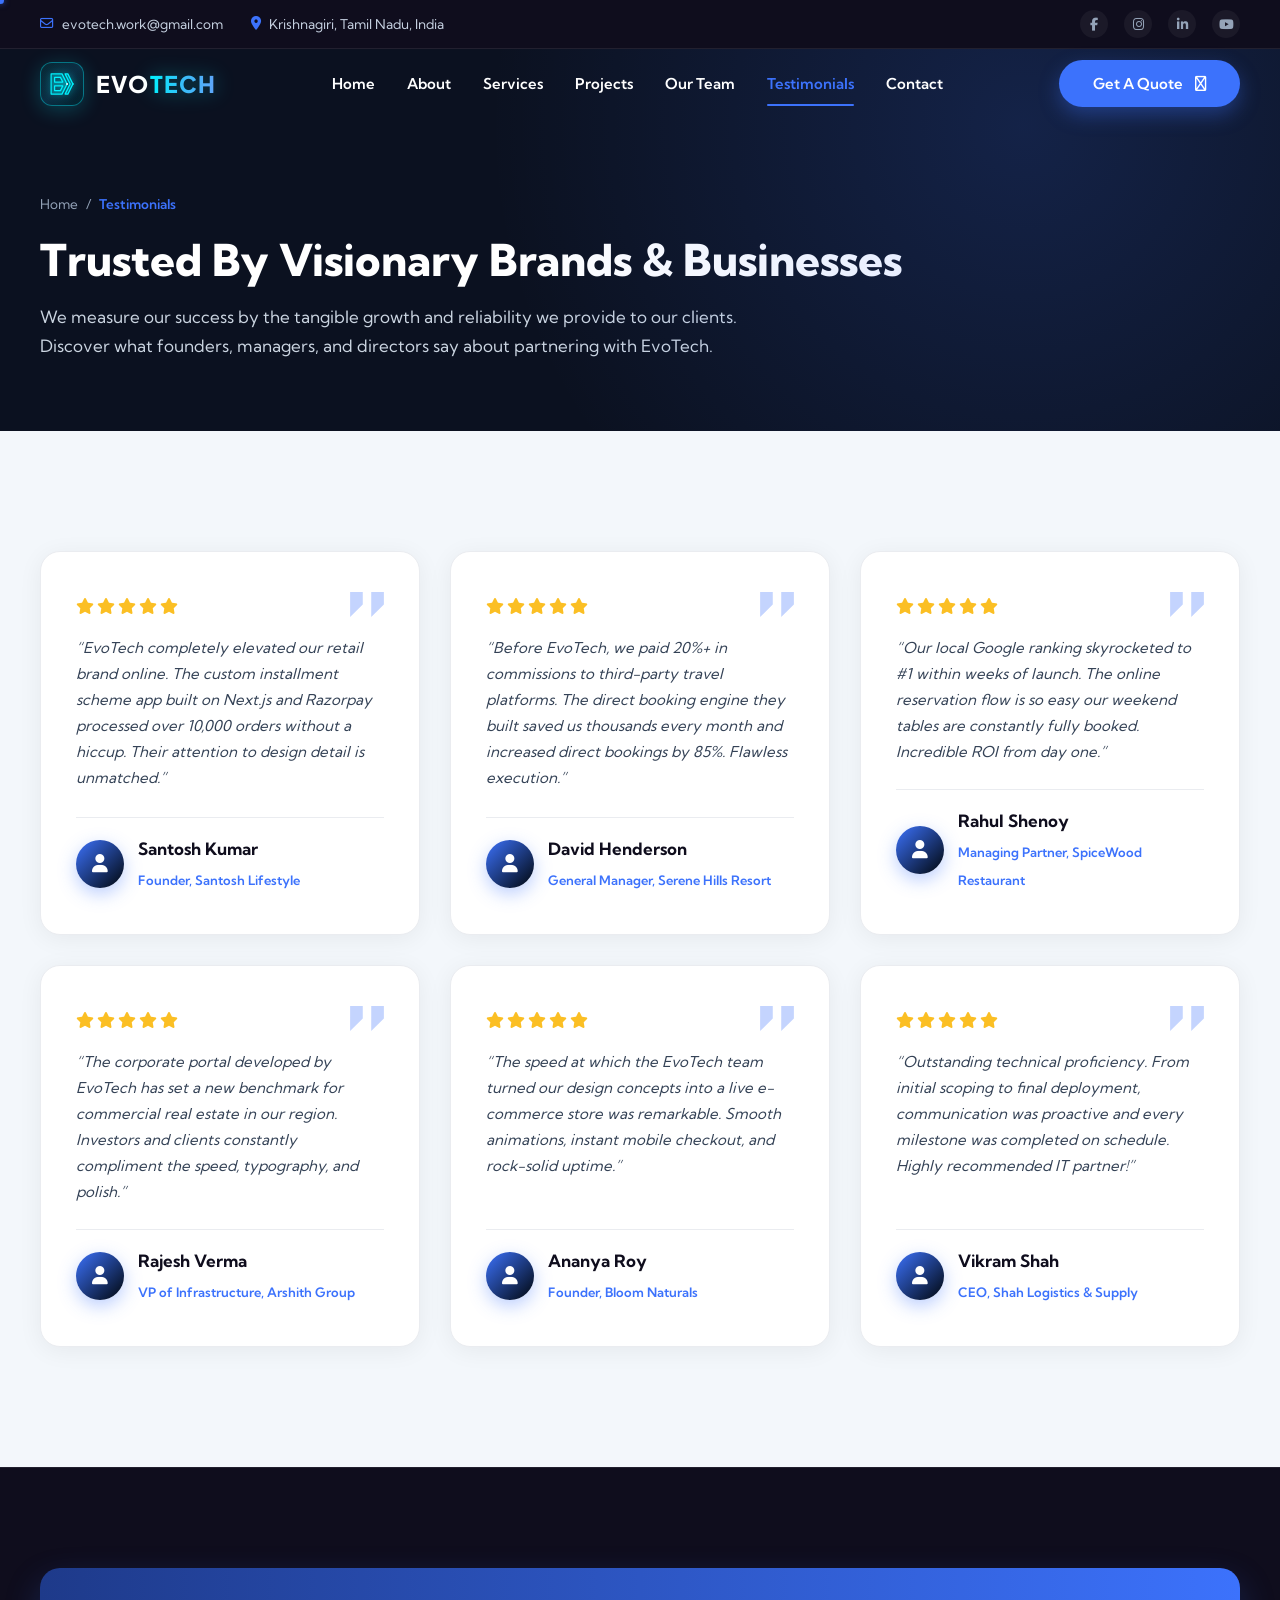
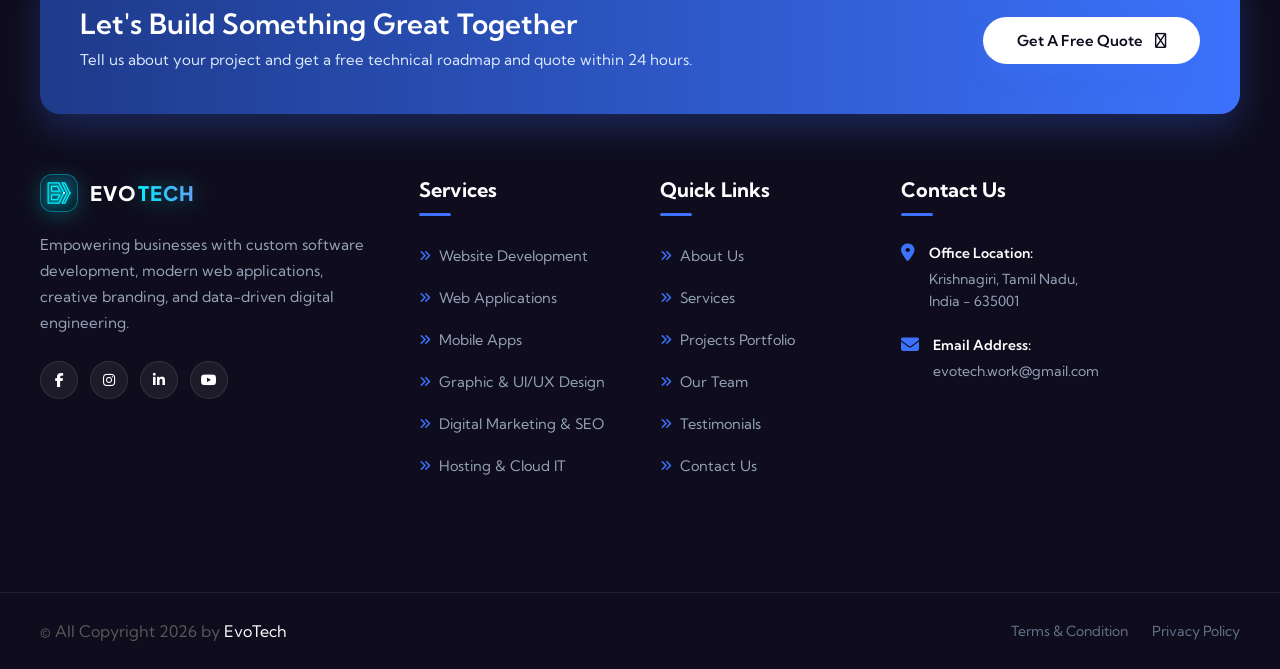
<file: testimonials.html>
<!DOCTYPE html>
<html lang="en">
<head>
  <meta charset="UTF-8">
  <meta name="viewport" content="width=device-width, initial-scale=1.0">
  <title>Client Testimonials | EvoTech</title>
  <meta name="description" content="Read real reviews and client testimonials for EvoTech from founders, executives, and business partners.">
  <meta name="keywords" content="EvoTech Reviews, Client Testimonials, Software Client Feedback, IT Company Reviews">
  <link rel="icon" type="image/svg+xml" href="assets/images/favicon.svg">
  
  <!-- Google Fonts: Kumbh Sans & Plus Jakarta Sans -->
  <link rel="preconnect" href="https://fonts.googleapis.com">
  <link rel="preconnect" href="https://fonts.gstatic.com" crossorigin>
  <link href="https://fonts.googleapis.com/css2?family=Kumbh+Sans:wght@300;400;500;600;700;800;900&family=Plus+Jakarta+Sans:wght@500;600;700;800&display=swap" rel="stylesheet">
  
  <!-- Font Awesome 6 Icons -->
  <link rel="stylesheet" href="https://cdnjs.cloudflare.com/ajax/libs/font-awesome/6.5.1/css/all.min.css">
  
  <!-- Main Stylesheet -->
  <link rel="stylesheet" href="style.css">
</head>
<body>

  <!-- Custom Mouse Cursor -->
  <div class="mouse-cursor cursor-outer"></div>
  <div class="mouse-cursor cursor-inner"></div>

  <!-- Top Header Area -->
  <div class="header-top">
    <div class="container">
      <div class="header-top-wrp">
        <ul class="info">
          <li>
            <i class="fa-regular fa-envelope"></i>
            <a href="mailto:evotech.work@gmail.com">evotech.work@gmail.com</a>
          </li>
          <li>
            <i class="fa-solid fa-location-dot"></i>
            <span>Krishnagiri, Tamil Nadu, India</span>
          </li>
        </ul>
        <ul class="link-info">
          <li><a href="https://facebook.com" target="_blank" rel="noopener noreferrer" aria-label="Facebook"><i class="fa-brands fa-facebook-f"></i></a></li>
          <li><a href="https://instagram.com" target="_blank" rel="noopener noreferrer" aria-label="Instagram"><i class="fa-brands fa-instagram"></i></a></li>
          <li><a href="https://linkedin.com" target="_blank" rel="noopener noreferrer" aria-label="LinkedIn"><i class="fa-brands fa-linkedin-in"></i></a></li>
          <li><a href="https://youtube.com" target="_blank" rel="noopener noreferrer" aria-label="YouTube"><i class="fa-brands fa-youtube"></i></a></li>
        </ul>
      </div>
    </div>
  </div>

  <!-- Main Header Area -->
  <header class="header-area">
    <div class="container">
      <div class="header__main">
        <a href="index.html" class="logo" id="brand-logo">
          <div class="logo-badge">
            <svg viewBox="0 0 36 36" fill="none" xmlns="http://www.w3.org/2000/svg">
              <path fill-rule="evenodd" clip-rule="evenodd" d="M4 5H18L24.5 18L18 31H4V5ZM8.5 9.5H16L19 15.5H8.5V9.5ZM8.5 20.5H19L16 26.5H8.5V20.5Z" fill="rgba(0, 242, 254, 0.22)" stroke="#00f2fe" stroke-width="1.6" stroke-linejoin="round"/>
              <path d="M22 5H25.5L32 18L25.5 31H22L28.5 18L22 5Z" fill="rgba(0, 242, 254, 0.22)" stroke="#00f2fe" stroke-width="1.6" stroke-linejoin="round"/>
              <circle cx="24.5" cy="18" r="1.2" fill="#ffffff"/>
              <circle cx="32" cy="18" r="1.2" fill="#00f2fe"/>
            </svg>
          </div>
          <span class="logo-text">EVO<span>TECH</span></span>
        </a>

        <div class="main-menu">
          <nav>
            <ul>
              <li><a href="index.html">Home</a></li>
              <li><a href="about.html">About</a></li>
              <li><a href="services.html">Services</a></li>
              <li><a href="projects.html">Projects</a></li>
              <li><a href="team.html">Our Team</a></li>
              <li><a href="testimonials.html" class="active">Testimonials</a></li>
              <li><a href="contact.html">Contact</a></li>
            </ul>
          </nav>
        </div>

        <div class="header-actions">
          <button class="btn-one open-quote-modal" id="nav-quote-btn">
            <span>Get A Quote</span>
            <i class="fa-regular fa-arrow-right-long"></i>
          </button>
          <button class="mobile-menu-btn" id="openButton" aria-label="Open Navigation Menu">
            <i class="fa-solid fa-bars"></i>
          </button>
        </div>
      </div>
    </div>
  </header>

  <!-- Mobile Sidebar Drawer -->
  <div class="sidebar-overlay"></div>
  <aside class="sidebar-area" id="targetElement">
    <button class="sidebar-close-btn" id="closeButton" aria-label="Close Navigation Menu">
      <i class="fa-solid fa-xmark"></i>
    </button>
    <div class="logo mb-30" style="display:flex; align-items:center; gap:10px;">
      <div class="logo-badge" style="width:38px; height:38px;">
        <svg viewBox="0 0 36 36" width="22" height="22" fill="none">
          <path fill-rule="evenodd" clip-rule="evenodd" d="M4 5H18L24.5 18L18 31H4V5ZM8.5 9.5H16L19 15.5H8.5V9.5ZM8.5 20.5H19L16 26.5H8.5V20.5Z" fill="rgba(0, 242, 254, 0.22)" stroke="#00f2fe" stroke-width="1.6" stroke-linejoin="round"/>
          <path d="M22 5H25.5L32 18L25.5 31H22L28.5 18L22 5Z" fill="rgba(0, 242, 254, 0.22)" stroke="#00f2fe" stroke-width="1.6" stroke-linejoin="round"/>
          <circle cx="24.5" cy="18" r="1.2" fill="#ffffff"/>
          <circle cx="32" cy="18" r="1.2" fill="#00f2fe"/>
        </svg>
      </div>
      <span class="logo-text" style="font-size:20px;">EVO<span>TECH</span></span>
    </div>
    <div class="sidebar-menu">
      <ul>
        <li><a href="index.html">Home</a></li>
        <li><a href="about.html">About Us</a></li>
        <li><a href="services.html">Services</a></li>
        <li><a href="projects.html">Projects</a></li>
        <li><a href="team.html">Our Team</a></li>
        <li><a href="testimonials.html" class="active">Testimonials</a></li>
        <li><a href="contact.html">Contact</a></li>
      </ul>
    </div>
    <ul class="sidebar-contact">
      <li><i class="fa-regular fa-envelope"></i> evotech.work@gmail.com</li>
      <li><i class="fa-solid fa-location-dot"></i> Krishnagiri, Tamil Nadu, India</li>
    </ul>
  </aside>

  <main>
    <!-- SUBPAGE HERO -->
    <section class="subpage-hero">
      <div class="container">
        <div class="breadcrumb-nav">
          <a href="index.html">Home</a>
          <span>/</span>
          <span class="breadcrumb-current">Testimonials</span>
        </div>
        <h1 class="subpage-title">Trusted By Visionary Brands &amp; Businesses</h1>
        <p class="subpage-desc">
          We measure our success by the tangible growth and reliability we provide to our clients. Discover what founders, managers, and directors say about partnering with EvoTech.
        </p>
      </div>
    </section>

    <!-- TESTIMONIALS GRID SECTION -->
    <section class="service-area pt-120 pb-120">
      <div class="container">
        
        <div class="service-grid">
          <!-- Testimonial 1 -->
          <div class="service__item">
            <div style="display:flex; justify-content:space-between; align-items:center; margin-bottom:18px;">
              <div class="star-rating" style="font-size:16px;">
                <i class="fa-solid fa-star"></i>
                <i class="fa-solid fa-star"></i>
                <i class="fa-solid fa-star"></i>
                <i class="fa-solid fa-star"></i>
                <i class="fa-solid fa-star"></i>
              </div>
              <svg width="34" height="25" viewBox="0 0 50 37" fill="none">
                <path d="M0 0V37L18.75 18.5V0H0ZM31.25 0V37L50 18.5V0H31.25Z" fill="#3c72fc" opacity="0.3"/>
              </svg>
            </div>
            <p style="font-style:italic; font-size:15px; line-height:26px; color:#334155; margin-bottom:24px;">
              “EvoTech completely elevated our retail brand online. The custom installment scheme app built on Next.js and Razorpay processed over 10,000 orders without a hiccup. Their attention to design detail is unmatched.”
            </p>
            <div style="display:flex; align-items:center; gap:14px; margin-top:auto; border-top:1px solid #eaecf0; padding-top:16px;">
              <div class="client-avatar-circle" style="width:48px; height:48px; font-size:18px;">
                <i class="fa-solid fa-user"></i>
              </div>
              <div>
                <h4 style="font-size:17px; margin-bottom:2px;">Santosh Kumar</h4>
                <div style="font-size:13px; color:var(--primary-color); font-weight:600;">Founder, Santosh Lifestyle</div>
              </div>
            </div>
          </div>

          <!-- Testimonial 2 -->
          <div class="service__item">
            <div style="display:flex; justify-content:space-between; align-items:center; margin-bottom:18px;">
              <div class="star-rating" style="font-size:16px;">
                <i class="fa-solid fa-star"></i>
                <i class="fa-solid fa-star"></i>
                <i class="fa-solid fa-star"></i>
                <i class="fa-solid fa-star"></i>
                <i class="fa-solid fa-star"></i>
              </div>
              <svg width="34" height="25" viewBox="0 0 50 37" fill="none">
                <path d="M0 0V37L18.75 18.5V0H0ZM31.25 0V37L50 18.5V0H31.25Z" fill="#3c72fc" opacity="0.3"/>
              </svg>
            </div>
            <p style="font-style:italic; font-size:15px; line-height:26px; color:#334155; margin-bottom:24px;">
              “Before EvoTech, we paid 20%+ in commissions to third-party travel platforms. The direct booking engine they built saved us thousands every month and increased direct bookings by 85%. Flawless execution.”
            </p>
            <div style="display:flex; align-items:center; gap:14px; margin-top:auto; border-top:1px solid #eaecf0; padding-top:16px;">
              <div class="client-avatar-circle" style="width:48px; height:48px; font-size:18px;">
                <i class="fa-solid fa-user"></i>
              </div>
              <div>
                <h4 style="font-size:17px; margin-bottom:2px;">David Henderson</h4>
                <div style="font-size:13px; color:var(--primary-color); font-weight:600;">General Manager, Serene Hills Resort</div>
              </div>
            </div>
          </div>

          <!-- Testimonial 3 -->
          <div class="service__item">
            <div style="display:flex; justify-content:space-between; align-items:center; margin-bottom:18px;">
              <div class="star-rating" style="font-size:16px;">
                <i class="fa-solid fa-star"></i>
                <i class="fa-solid fa-star"></i>
                <i class="fa-solid fa-star"></i>
                <i class="fa-solid fa-star"></i>
                <i class="fa-solid fa-star"></i>
              </div>
              <svg width="34" height="25" viewBox="0 0 50 37" fill="none">
                <path d="M0 0V37L18.75 18.5V0H0ZM31.25 0V37L50 18.5V0H31.25Z" fill="#3c72fc" opacity="0.3"/>
              </svg>
            </div>
            <p style="font-style:italic; font-size:15px; line-height:26px; color:#334155; margin-bottom:24px;">
              “Our local Google ranking skyrocketed to #1 within weeks of launch. The online reservation flow is so easy our weekend tables are constantly fully booked. Incredible ROI from day one.”
            </p>
            <div style="display:flex; align-items:center; gap:14px; margin-top:auto; border-top:1px solid #eaecf0; padding-top:16px;">
              <div class="client-avatar-circle" style="width:48px; height:48px; font-size:18px;">
                <i class="fa-solid fa-user"></i>
              </div>
              <div>
                <h4 style="font-size:17px; margin-bottom:2px;">Rahul Shenoy</h4>
                <div style="font-size:13px; color:var(--primary-color); font-weight:600;">Managing Partner, SpiceWood Restaurant</div>
              </div>
            </div>
          </div>

          <!-- Testimonial 4 -->
          <div class="service__item">
            <div style="display:flex; justify-content:space-between; align-items:center; margin-bottom:18px;">
              <div class="star-rating" style="font-size:16px;">
                <i class="fa-solid fa-star"></i>
                <i class="fa-solid fa-star"></i>
                <i class="fa-solid fa-star"></i>
                <i class="fa-solid fa-star"></i>
                <i class="fa-solid fa-star"></i>
              </div>
              <svg width="34" height="25" viewBox="0 0 50 37" fill="none">
                <path d="M0 0V37L18.75 18.5V0H0ZM31.25 0V37L50 18.5V0H31.25Z" fill="#3c72fc" opacity="0.3"/>
              </svg>
            </div>
            <p style="font-style:italic; font-size:15px; line-height:26px; color:#334155; margin-bottom:24px;">
              “The corporate portal developed by EvoTech has set a new benchmark for commercial real estate in our region. Investors and clients constantly compliment the speed, typography, and polish.”
            </p>
            <div style="display:flex; align-items:center; gap:14px; margin-top:auto; border-top:1px solid #eaecf0; padding-top:16px;">
              <div class="client-avatar-circle" style="width:48px; height:48px; font-size:18px;">
                <i class="fa-solid fa-user"></i>
              </div>
              <div>
                <h4 style="font-size:17px; margin-bottom:2px;">Rajesh Verma</h4>
                <div style="font-size:13px; color:var(--primary-color); font-weight:600;">VP of Infrastructure, Arshith Group</div>
              </div>
            </div>
          </div>

          <!-- Testimonial 5 -->
          <div class="service__item">
            <div style="display:flex; justify-content:space-between; align-items:center; margin-bottom:18px;">
              <div class="star-rating" style="font-size:16px;">
                <i class="fa-solid fa-star"></i>
                <i class="fa-solid fa-star"></i>
                <i class="fa-solid fa-star"></i>
                <i class="fa-solid fa-star"></i>
                <i class="fa-solid fa-star"></i>
              </div>
              <svg width="34" height="25" viewBox="0 0 50 37" fill="none">
                <path d="M0 0V37L18.75 18.5V0H0ZM31.25 0V37L50 18.5V0H31.25Z" fill="#3c72fc" opacity="0.3"/>
              </svg>
            </div>
            <p style="font-style:italic; font-size:15px; line-height:26px; color:#334155; margin-bottom:24px;">
              “The speed at which the EvoTech team turned our design concepts into a live e-commerce store was remarkable. Smooth animations, instant mobile checkout, and rock-solid uptime.”
            </p>
            <div style="display:flex; align-items:center; gap:14px; margin-top:auto; border-top:1px solid #eaecf0; padding-top:16px;">
              <div class="client-avatar-circle" style="width:48px; height:48px; font-size:18px;">
                <i class="fa-solid fa-user"></i>
              </div>
              <div>
                <h4 style="font-size:17px; margin-bottom:2px;">Ananya Roy</h4>
                <div style="font-size:13px; color:var(--primary-color); font-weight:600;">Founder, Bloom Naturals</div>
              </div>
            </div>
          </div>

          <!-- Testimonial 6 -->
          <div class="service__item">
            <div style="display:flex; justify-content:space-between; align-items:center; margin-bottom:18px;">
              <div class="star-rating" style="font-size:16px;">
                <i class="fa-solid fa-star"></i>
                <i class="fa-solid fa-star"></i>
                <i class="fa-solid fa-star"></i>
                <i class="fa-solid fa-star"></i>
                <i class="fa-solid fa-star"></i>
              </div>
              <svg width="34" height="25" viewBox="0 0 50 37" fill="none">
                <path d="M0 0V37L18.75 18.5V0H0ZM31.25 0V37L50 18.5V0H31.25Z" fill="#3c72fc" opacity="0.3"/>
              </svg>
            </div>
            <p style="font-style:italic; font-size:15px; line-height:26px; color:#334155; margin-bottom:24px;">
              “Outstanding technical proficiency. From initial scoping to final deployment, communication was proactive and every milestone was completed on schedule. Highly recommended IT partner!”
            </p>
            <div style="display:flex; align-items:center; gap:14px; margin-top:auto; border-top:1px solid #eaecf0; padding-top:16px;">
              <div class="client-avatar-circle" style="width:48px; height:48px; font-size:18px;">
                <i class="fa-solid fa-user"></i>
              </div>
              <div>
                <h4 style="font-size:17px; margin-bottom:2px;">Vikram Shah</h4>
                <div style="font-size:13px; color:var(--primary-color); font-weight:600;">CEO, Shah Logistics &amp; Supply</div>
              </div>
            </div>
          </div>
        </div>

      </div>
    </section>
  </main>

  <!-- FOOTER -->
  <footer class="footer-area secondary-bg pt-100">
    <div class="container">
      <div class="footer-top-cta">
        <div class="footer-cta-left">
          <h3>Let's Build Something Great Together</h3>
          <p>Tell us about your project and get a free technical roadmap and quote within 24 hours.</p>
        </div>
        <div style="display:flex; align-items:center; gap:14px; flex-wrap:wrap;">
          <button class="btn-one open-quote-modal" style="background:#ffffff; color:#0f0d1d;">
            <span>Get A Free Quote</span>
            <i class="fa-regular fa-arrow-right-long"></i>
          </button>
        </div>
      </div>

      <div class="footer__wrp pb-100">
        <div>
          <a href="index.html" class="footer-logo">
            <div class="logo-badge" style="width:38px; height:38px;">
              <svg viewBox="0 0 36 36" width="22" height="22" fill="none">
                <path fill-rule="evenodd" clip-rule="evenodd" d="M4 5H18L24.5 18L18 31H4V5ZM8.5 9.5H16L19 15.5H8.5V9.5ZM8.5 20.5H19L16 26.5H8.5V20.5Z" fill="rgba(0, 242, 254, 0.22)" stroke="#00f2fe" stroke-width="1.6" stroke-linejoin="round"/>
                <path d="M22 5H25.5L32 18L25.5 31H22L28.5 18L22 5Z" fill="rgba(0, 242, 254, 0.22)" stroke="#00f2fe" stroke-width="1.6" stroke-linejoin="round"/>
                <circle cx="24.5" cy="18" r="1.2" fill="#ffffff"/>
                <circle cx="32" cy="18" r="1.2" fill="#00f2fe"/>
              </svg>
            </div>
            <span class="logo-text" style="font-size:20px;">EVO<span>TECH</span></span>
          </a>
          <p class="footer-about-text">
            Empowering businesses with custom software development, modern web applications, creative branding, and data-driven digital engineering.
          </p>
          <div class="footer-social-row">
            <a href="https://facebook.com" target="_blank" rel="noopener" aria-label="Facebook"><i class="fa-brands fa-facebook-f"></i></a>
            <a href="https://instagram.com" target="_blank" rel="noopener" aria-label="Instagram"><i class="fa-brands fa-instagram"></i></a>
            <a href="https://linkedin.com" target="_blank" rel="noopener" aria-label="LinkedIn"><i class="fa-brands fa-linkedin-in"></i></a>
            <a href="https://youtube.com" target="_blank" rel="noopener" aria-label="YouTube"><i class="fa-brands fa-youtube"></i></a>
          </div>
        </div>

        <div>
          <h3 class="footer-title">Services</h3>
          <ul class="footer-nav-list">
            <li><a href="services.html#service-web"><i class="fa-solid fa-angles-right"></i> Website Development</a></li>
            <li><a href="services.html#service-webapp"><i class="fa-solid fa-angles-right"></i> Web Applications</a></li>
            <li><a href="services.html#service-mobile"><i class="fa-solid fa-angles-right"></i> Mobile Apps</a></li>
            <li><a href="services.html#service-uiux"><i class="fa-solid fa-angles-right"></i> Graphic &amp; UI/UX Design</a></li>
            <li><a href="services.html#service-seo"><i class="fa-solid fa-angles-right"></i> Digital Marketing &amp; SEO</a></li>
            <li><a href="services.html#service-hosting"><i class="fa-solid fa-angles-right"></i> Hosting &amp; Cloud IT</a></li>
          </ul>
        </div>

        <div>
          <h3 class="footer-title">Quick Links</h3>
          <ul class="footer-nav-list">
            <li><a href="about.html"><i class="fa-solid fa-angles-right"></i> About Us</a></li>
            <li><a href="services.html"><i class="fa-solid fa-angles-right"></i> Services</a></li>
            <li><a href="projects.html"><i class="fa-solid fa-angles-right"></i> Projects Portfolio</a></li>
            <li><a href="team.html"><i class="fa-solid fa-angles-right"></i> Our Team</a></li>
            <li><a href="testimonials.html"><i class="fa-solid fa-angles-right"></i> Testimonials</a></li>
            <li><a href="contact.html"><i class="fa-solid fa-angles-right"></i> Contact Us</a></li>
          </ul>
        </div>

        <div>
          <h3 class="footer-title">Contact Us</h3>
          <ul class="footer-contact-list">
            <li>
              <i class="fa-solid fa-location-dot"></i>
              <div class="info">
                <h5>Office Location:</h5>
                <p>Krishnagiri, Tamil Nadu,<br>India - 635001</p>
              </div>
            </li>
            <li>
              <i class="fa-solid fa-envelope"></i>
              <div class="info">
                <h5>Email Address:</h5>
                <p><a href="mailto:evotech.work@gmail.com">evotech.work@gmail.com</a></p>
              </div>
            </li>
          </ul>
        </div>
      </div>
    </div>

    <div class="footer__copyright">
      <div class="container footer__copyright-inner">
        <p>&copy; All Copyright 2026 by <a href="index.html" style="color:var(--white);">EvoTech</a></p>
        <ul class="footer-policy-links">
          <li><a href="#0">Terms &amp; Condition</a></li>
          <li><a href="#0">Privacy Policy</a></li>
        </ul>
      </div>
    </div>
  </footer>

  <!-- Scroll Up Button -->
  <div class="scroll-up">
    <svg class="scroll-circle" width="100%" height="100%" viewBox="-1 -1 102 102">
      <path d="M50,1 a49,49 0 0,1 0,98 a49,49 0 0,1 0,-98" />
    </svg>
    <i class="fa-solid fa-arrow-up"></i>
  </div>

  <!-- MODAL: GET A QUOTE -->
  <div class="modal-backdrop" id="quote-modal" role="dialog" aria-modal="true">
    <div class="modal-card">
      <button class="modal-close-btn" id="close-quote-modal" aria-label="Close modal">&times;</button>
      <div class="modal-header">
        <h3>Get a Free Project Quote</h3>
        <p>Tell us about your requirements and our team will get back to you with an estimate within 24 hours.</p>
      </div>
      <form class="modal-form" id="quote-form">
        <div class="form-row">
          <div class="form-group">
            <label for="quote-name">Full Name *</label>
            <input type="text" id="quote-name" required placeholder="e.g. Rahul Sharma">
          </div>
          <div class="form-group">
            <label for="quote-email">Email Address *</label>
            <input type="email" id="quote-email" required placeholder="e.g. rahul@example.com">
          </div>
        </div>
        <div class="form-group">
          <label for="quote-service">Service Required *</label>
          <select id="quote-service" required>
            <option value="">Select a service...</option>
            <option value="website">Website Development</option>
            <option value="webapp">Web Application</option>
            <option value="mobile">Mobile App Development</option>
            <option value="uiux">Graphic Design &amp; UI/UX</option>
            <option value="seo">Digital Marketing &amp; SEO</option>
            <option value="hosting">Hosting &amp; Cloud IT</option>
          </select>
        </div>
        <div class="form-group">
          <label for="quote-message">Project Overview *</label>
          <textarea id="quote-message" rows="3" required placeholder="Describe your business goals, required features, and timeline..."></textarea>
        </div>
        <div style="margin-top: 10px;">
          <button type="submit" class="btn-one" style="width: 100%; justify-content: center;">
            <span>Submit Project Request</span>
            <i class="fa-regular fa-arrow-right-long"></i>
          </button>
        </div>
      </form>
      <div class="form-success-msg" id="quote-success-msg" style="display:none; text-align:center; padding:20px 0;">
        <i class="fa-solid fa-circle-check" style="color:#10b981; font-size:48px; margin-bottom:14px;"></i>
        <h4 style="font-size:20px; font-weight:700; margin-bottom:8px;">Thank You!</h4>
        <p style="color:#64748b; font-size:14.5px;">Your quote request has been received. Our team will contact you shortly.</p>
      </div>
    </div>
  </div>

  <div class="toast-notification" id="toast-notify"></div>
  <script src="script.js"></script>
</body>
</html>
</file>
<file: style.css>
/* ==========================================================================
   VEXORA TECHNOLOGIES - EXACT REFERENCE STYLESHEET
   Replicating https://www.vexoratech.in/ design, effects, and animations
   ========================================================================== */

@import url('https://fonts.googleapis.com/css2?family=Kumbh+Sans:wght@300;400;500;600;700;800;900&family=Plus+Jakarta+Sans:wght@500;600;700;800&display=swap');

/* --- 1. Root Variables & Tokens --- */
:root {
  --kumbh: 'Kumbh Sans', sans-serif;
  --font-heading: 'Plus Jakarta Sans', 'Kumbh Sans', sans-serif;
  
  /* Color Palette matching Vexora */
  --primary-color: #3c72fc;
  --primary-hover: #265bee;
  --primary-dark: #1b4cd6;
  --primary10: rgba(60, 114, 252, 0.1);
  --primary20: rgba(60, 114, 252, 0.2);
  --primary30: rgba(60, 114, 252, 0.3);
  
  --gradient-bg: linear-gradient(90deg, #3c72fc -10.59%, #00060c 300.59%);
  --gradient-card: linear-gradient(135deg, #3c72fc 0%, #00060c 100%);
  --gradient-glow: radial-gradient(circle, rgba(60, 114, 252, 0.25) 0%, rgba(0, 0, 0, 0) 70%);
  
  --secondary-color: #0f0d1d;
  --secondary-dark: #080711;
  --main-bg: #ffffff;
  --sub-bg: #f3f7fb;
  --card-bg: #ffffff;
  
  --heading-color: #0f0d1d;
  --paragraph: #585858;
  --span: #585858;
  --border: #e3e3e3;
  --border-subtle: #eaecf0;
  --white: #ffffff;
  --black: #000000;
  
  --shadow: 0px 4px 25px 0px rgba(0, 0, 0, 0.06);
  --shadow-hover: 0px 15px 35px rgba(60, 114, 252, 0.18);
  --shadow-dark: 0 20px 40px rgba(0, 0, 0, 0.35);
  
  --radius-sm: 8px;
  --radius-md: 14px;
  --radius-lg: 20px;
  --radius-pill: 9999px;
  
  --transition: all 0.35s cubic-bezier(0.16, 1, 0.3, 1);
  --transition-fast: all 0.2s ease-in-out;
}

/* --- 2. Global Resets & Typography --- */
*, *::before, *::after {
  box-sizing: border-box;
  margin: 0;
  padding: 0;
  outline: none;
}

html {
  font-size: 16px;
  scroll-behavior: smooth;
  -webkit-font-smoothing: antialiased;
  -moz-osx-font-smoothing: grayscale;
  overflow-x: hidden;
  max-width: 100vw;
  width: 100%;
}

body {
  font-family: var(--kumbh);
  color: var(--paragraph);
  background-color: var(--main-bg);
  line-height: 28px;
  font-weight: 400;
  overflow-x: hidden;
  max-width: 100vw;
  width: 100%;
  position: relative;
  -webkit-text-size-adjust: 100%;
}

h1, h2, h3, h4, h5, h6 {
  color: var(--heading-color);
  font-family: var(--kumbh);
  font-weight: 700;
  line-height: 1.25;
}

h1 { font-size: 54px; line-height: 1.2; }
h2 { font-size: 40px; line-height: 48px; }
h3 { font-size: 24px; line-height: 32px; font-weight: 600; }
h4 { font-size: 20px; line-height: 30px; font-weight: 700; }
h5 { font-size: 16px; line-height: 26px; font-weight: 600; }
h6 { font-size: 14px; line-height: 22px; font-weight: 600; }

p {
  line-height: 28px;
  font-size: 16px;
  color: var(--paragraph);
}

a {
  text-decoration: none;
  display: inline-block;
  color: inherit;
  transition: var(--transition);
}

a:hover {
  color: var(--primary-color);
}

ul {
  list-style: none;
  padding: 0;
  margin: 0;
}

button {
  border: none;
  background: transparent;
  cursor: pointer;
  font-family: inherit;
  transition: var(--transition);
}

img {
  max-width: 100%;
  height: auto;
  display: block;
}

::selection {
  background-color: var(--primary-color);
  color: var(--white);
}

/* --- 3. Custom Mouse Cursor --- */
.mouse-cursor {
  position: fixed;
  left: 0;
  top: 0;
  pointer-events: none;
  border-radius: 50%;
  transform: translateZ(0);
  transition: opacity 0.2s ease-in-out, transform 0.1s linear, background-color 0.2s ease, border-color 0.2s ease, box-shadow 0.2s ease;
  z-index: 999999;
}

/* Default state on light backgrounds */
.cursor-outer {
  margin-left: -18px;
  margin-top: -18px;
  width: 36px;
  height: 36px;
  border: 2px solid var(--primary-color);
  box-sizing: border-box;
  opacity: 0.85;
  background-color: rgba(60, 114, 252, 0.08);
  box-shadow: 0 0 10px rgba(60, 114, 252, 0.4);
  transition: all 0.08s ease-out, border-color 0.25s ease, background-color 0.25s ease, box-shadow 0.25s ease;
}

.cursor-inner {
  margin-left: -3.5px;
  margin-top: -3.5px;
  width: 7px;
  height: 7px;
  background-color: var(--primary-color);
  box-shadow: 0 0 6px rgba(60, 114, 252, 0.6);
  opacity: 1;
  transition: opacity 0.2s ease, transform 0.2s ease, background-color 0.25s ease, box-shadow 0.25s ease;
}

/* Hover state on light backgrounds */
.cursor-outer.cursor-hover {
  opacity: 0.55;
  transform: scale(1.6);
  background-color: rgba(60, 114, 252, 0.2);
  border-color: #1d4ed8;
  box-shadow: 0 0 18px rgba(60, 114, 252, 0.55);
}

.cursor-inner.cursor-hover {
  opacity: 0.8;
  transform: scale(0.65);
}

/* --- High-Contrast Dark Mode State (Active over black/dark sections) --- */
.cursor-outer.cursor-on-dark {
  border-color: #00f2fe !important;
  background-color: rgba(0, 242, 254, 0.16) !important;
  box-shadow: 0 0 14px rgba(0, 242, 254, 0.9), inset 0 0 8px rgba(0, 242, 254, 0.4) !important;
  opacity: 1 !important;
}

.cursor-inner.cursor-on-dark {
  background-color: #ffffff !important;
  box-shadow: 0 0 6px #ffffff, 0 0 14px #00f2fe, 0 0 22px #00f2fe !important;
  opacity: 1 !important;
}

.cursor-outer.cursor-on-dark.cursor-hover {
  border-color: #ffffff !important;
  background-color: rgba(0, 242, 254, 0.3) !important;
  box-shadow: 0 0 22px rgba(0, 242, 254, 1), 0 0 10px #ffffff !important;
  transform: scale(1.6) !important;
  opacity: 0.75 !important;
}

.cursor-inner.cursor-on-dark.cursor-hover {
  background-color: #00f2fe !important;
  box-shadow: 0 0 10px #00f2fe, 0 0 18px #00f2fe !important;
  transform: scale(0.7) !important;
  opacity: 1 !important;
}

/* Prevent black text-select I-beam from hiding cursor on dark backgrounds across all viewports */
.banner-area, .subpage-hero, .secondary-bg, .testimonial-area, .footer-area, .header-area, .header-top, .sidebar-area, .counter-area {
  cursor: default !important;
}

.banner-area *, .subpage-hero *, .secondary-bg *, .testimonial-area *, .footer-area *, .header-area *, .header-top *, .sidebar-area *, .counter-area * {
  cursor: default !important;
}

.banner-area a, .subpage-hero a, .secondary-bg a, .testimonial-area a, .footer-area a, .header-area a, .sidebar-area a,
.banner-area button, .subpage-hero button, .secondary-bg button, .testimonial-area button, .footer-area button, .header-area button, .sidebar-area button,
.btn-one, .btn-outline, .filter-tab-btn, .project-card, .service__item, .offer__item, .team-card, .mobile-menu-btn, .sidebar-close-btn, .arry-prev, .arry-next, .banner-arrow-btn, .banner-tab-dot {
  cursor: pointer !important;
}

.banner-area input, .banner-area textarea, .testimonial-area input, .testimonial-area textarea, .footer-area input, .modal-card input, .modal-card textarea, .modal-card select {
  cursor: text !important;
  caret-color: #00f2fe !important;
}

/* Remove custom cursor completely on mobile/tablet viewports */
@media (max-width: 991px) {
  .mouse-cursor {
    display: none !important;
  }
}

/* --- 4. Utilities & Helpers --- */
.container {
  width: 100%;
  max-width: 1240px;
  margin: 0 auto;
  padding: 0 20px;
}

.sub-bg {
  background-color: var(--sub-bg) !important;
}

.secondary-bg {
  background-color: var(--secondary-color) !important;
  color: #a4b3cb;
}

.secondary-bg h1, .secondary-bg h2, .secondary-bg h3, .secondary-bg h4, .secondary-bg h5, .secondary-bg h6 {
  color: var(--white);
}

.gradient-bg {
  background: var(--gradient-bg) !important;
}

.primary-color {
  color: var(--primary-color) !important;
}

.text-white {
  color: var(--white) !important;
}

.pt-120 { padding-top: 120px; }
.pb-120 { padding-bottom: 120px; }
.pt-100 { padding-top: 100px; }
.pb-100 { padding-bottom: 100px; }
.mb-20 { margin-bottom: 20px; }
.mb-30 { margin-bottom: 30px; }
.mb-40 { margin-bottom: 40px; }
.mb-60 { margin-bottom: 60px; }
.mt-20 { margin-top: 20px; }
.mt-30 { margin-top: 30px; }
.mt-40 { margin-top: 40px; }
.mt-60 { margin-top: 60px; }

/* Buttons matching Vexora Style */
.btn-one {
  background: var(--primary-color);
  color: var(--white);
  padding: 14px 34px;
  border-radius: var(--radius-pill);
  font-weight: 600;
  font-size: 15px;
  display: inline-flex;
  align-items: center;
  gap: 12px;
  box-shadow: 0 8px 20px rgba(60, 114, 252, 0.35);
  position: relative;
  overflow: hidden;
  z-index: 1;
  transition: var(--transition);
}

.btn-one::before {
  content: '';
  position: absolute;
  top: 0;
  left: -100%;
  width: 100%;
  height: 100%;
  background: linear-gradient(90deg, transparent, rgba(255, 255, 255, 0.25), transparent);
  transition: all 0.6s ease;
  z-index: -1;
}

.btn-one:hover {
  background: var(--primary-hover);
  color: var(--white);
  transform: translateY(-2px);
  box-shadow: 0 12px 28px rgba(60, 114, 252, 0.45);
}

.btn-one:hover::before {
  left: 100%;
}

.btn-one i {
  transition: transform 0.3s ease;
}

.btn-one:hover i {
  transform: translateX(4px);
}

.btn-outline {
  border: 1.5px solid rgba(255, 255, 255, 0.35);
  color: var(--white);
  padding: 14px 32px;
  border-radius: var(--radius-pill);
  font-weight: 600;
  font-size: 15px;
  display: inline-flex;
  align-items: center;
  gap: 10px;
  backdrop-filter: blur(8px);
  background: rgba(255, 255, 255, 0.05);
  transition: var(--transition);
}

.btn-outline:hover {
  border-color: var(--primary-color);
  background: var(--primary-color);
  color: var(--white);
  transform: translateY(-2px);
  box-shadow: 0 8px 20px rgba(60, 114, 252, 0.3);
}

.btn-whatsapp-pill {
  background: #25d366;
  color: #ffffff !important;
  padding: 12px 26px;
  border-radius: var(--radius-pill);
  font-weight: 600;
  font-size: 14px;
  display: inline-flex;
  align-items: center;
  gap: 10px;
  box-shadow: 0 6px 18px rgba(37, 211, 102, 0.35);
  transition: var(--transition);
}

.btn-whatsapp-pill:hover {
  background: #20bd5a;
  transform: translateY(-2px);
  box-shadow: 0 10px 24px rgba(37, 211, 102, 0.45);
}

/* Section Header styling */
.section-header {
  position: relative;
}

.section-header h5 {
  font-size: 15px;
  text-transform: uppercase;
  letter-spacing: 1.5px;
  color: var(--primary-color);
  margin-bottom: 12px;
  display: inline-flex;
  align-items: center;
  gap: 8px;
}

.section-header h5 .title-dot {
  width: 8px;
  height: 8px;
  border-radius: 50%;
  background: var(--primary-color);
  display: inline-block;
}

.section-header h2 {
  font-size: 38px;
  line-height: 1.25;
  font-weight: 700;
  color: var(--heading-color);
}

.section-header p {
  margin-top: 14px;
  max-width: 650px;
  color: var(--paragraph);
}

/* --- 5. Keyframe Animations --- */
@keyframes sway {
  0% { transform: translateX(0px); }
  50% { transform: translateX(-18px); }
  100% { transform: translateX(0px); }
}

@keyframes sway_Y {
  0% { transform: translateY(0px); }
  50% { transform: translateY(-16px); }
  100% { transform: translateY(0px); }
}

@keyframes bobble {
  0% { transform: translateY(0); }
  50% { transform: translateY(-8px); }
  100% { transform: translateY(0); }
}

@keyframes pulseGlow {
  0%, 100% { box-shadow: 0 0 15px rgba(60, 114, 252, 0.3); }
  50% { box-shadow: 0 0 35px rgba(60, 114, 252, 0.65); }
}

@keyframes floatRotate {
  0% { transform: rotate(0deg) translateY(0); }
  50% { transform: rotate(6deg) translateY(-10px); }
  100% { transform: rotate(0deg) translateY(0); }
}

.sway__animation {
  animation: sway 6s ease-in-out infinite;
}

.sway_Y__animation {
  animation: sway_Y 5s ease-in-out infinite;
}

.bobble__animation {
  animation: bobble 3s ease-in-out infinite;
}

/* --- 6. Top Header Area --- */
.header-top {
  background-color: var(--secondary-color);
  border-bottom: 1px solid rgba(255, 255, 255, 0.08);
  padding: 10px 0;
  font-size: 13.5px;
  color: #c7d2e2;
  position: relative;
  z-index: 100;
}

.header-top-wrp {
  display: flex;
  align-items: center;
  justify-content: space-between;
}

.header-top .info {
  display: flex;
  align-items: center;
  gap: 28px;
}

.header-top .info li {
  display: flex;
  align-items: center;
  gap: 8px;
}

.header-top .info li svg, .header-top .info li i {
  color: var(--primary-color);
  fill: var(--primary-color);
}

.header-top .info li a {
  color: #c7d2e2;
}

.header-top .info li a:hover {
  color: var(--white);
}

.header-top .link-info {
  display: flex;
  align-items: center;
  gap: 16px;
}

.header-top .link-info li a {
  color: #94a3b8;
  font-size: 13px;
  width: 28px;
  height: 28px;
  border-radius: 50%;
  display: flex;
  align-items: center;
  justify-content: center;
  background: rgba(255, 255, 255, 0.05);
  transition: var(--transition);
}

.header-top .link-info li a:hover {
  background: var(--primary-color);
  color: var(--white);
  transform: translateY(-2px);
}

@media (max-width: 991px) {
  .header-top {
    display: none;
  }
}

/* --- 7. Main Header / Navigation --- */
.header-area {
  position: absolute;
  top: 48px;
  left: 0;
  width: 100%;
  z-index: 999;
  transition: var(--transition);
}

.header-area.menu-fixed {
  position: fixed;
  top: 0;
  background: rgba(15, 13, 29, 0.94);
  backdrop-filter: blur(12px);
  box-shadow: 0 10px 30px rgba(0, 0, 0, 0.25);
  border-bottom: 1px solid rgba(60, 114, 252, 0.2);
  padding: 12px 0;
  animation: fadeInDown 0.4s ease-out;
}

@keyframes fadeInDown {
  from {
    opacity: 0;
    transform: translateY(-100%);
  }
  to {
    opacity: 1;
    transform: translateY(0);
  }
}

.header__main {
  display: flex;
  align-items: center;
  justify-content: space-between;
  padding: 12px 0;
}

.header__main .logo {
  display: flex;
  align-items: center;
  gap: 12px;
}

.logo-badge {
  width: 44px;
  height: 44px;
  border-radius: 12px;
  background: linear-gradient(135deg, #090e1a 0%, #0e172e 50%, #030712 100%);
  border: 1.5px solid rgba(0, 242, 254, 0.45);
  display: flex;
  align-items: center;
  justify-content: center;
  box-shadow: 0 4px 20px rgba(0, 242, 254, 0.22), inset 0 0 14px rgba(0, 242, 254, 0.12);
  transition: var(--transition);
  flex-shrink: 0;
  position: relative;
  overflow: hidden;
}

.logo-badge::after {
  content: '';
  position: absolute;
  top: -50%;
  left: -50%;
  width: 200%;
  height: 200%;
  background: radial-gradient(circle, rgba(0, 242, 254, 0.25) 0%, transparent 60%);
  opacity: 0.6;
  pointer-events: none;
}

.logo:hover .logo-badge {
  transform: translateY(-2px) scale(1.05);
  border-color: #00f2fe;
  box-shadow: 0 8px 30px rgba(0, 242, 254, 0.55), inset 0 0 18px rgba(0, 242, 254, 0.25);
}

.logo-badge svg {
  width: 28px;
  height: 28px;
  position: relative;
  z-index: 2;
  filter: drop-shadow(0 0 4px rgba(0, 242, 254, 0.6));
}

.logo-text {
  font-family: var(--font-heading);
  font-size: 23px;
  font-weight: 900;
  letter-spacing: 1px;
  color: var(--white);
  display: inline-flex;
  align-items: center;
  gap: 1px;
}

.logo-text span {
  color: #00f2fe;
  background: linear-gradient(90deg, #00f2fe 0%, #38bdf8 50%, #60a5fa 100%);
  -webkit-background-clip: text;
  -webkit-text-fill-color: transparent;
  filter: drop-shadow(0 0 10px rgba(0, 242, 254, 0.4));
}

.main-menu nav > ul {
  display: flex;
  align-items: center;
  gap: 32px;
}

.main-menu nav > ul > li {
  position: relative;
}

.main-menu nav > ul > li > a {
  font-size: 15px;
  font-weight: 600;
  color: var(--white);
  padding: 8px 0;
  position: relative;
}

.main-menu nav > ul > li > a::after {
  content: '';
  position: absolute;
  bottom: 0;
  left: 0;
  width: 0%;
  height: 2px;
  background: var(--primary-color);
  border-radius: 2px;
  transition: width 0.3s ease;
}

.main-menu nav > ul > li > a:hover,
.main-menu nav > ul > li > a.active {
  color: var(--primary-color);
}

.main-menu nav > ul > li > a:hover::after,
.main-menu nav > ul > li > a.active::after {
  width: 100%;
}

.header-actions {
  display: flex;
  align-items: center;
  gap: 14px;
}

.mobile-menu-btn {
  display: none;
  width: 44px;
  height: 44px;
  border-radius: 10px;
  background: rgba(60, 114, 252, 0.12);
  border: 1px solid rgba(60, 114, 252, 0.35);
  color: var(--white);
  font-size: 20px;
  align-items: center;
  justify-content: center;
  cursor: pointer;
  transition: var(--transition);
  outline: none;
}

.mobile-menu-btn:hover,
.mobile-menu-btn:focus-visible {
  background: var(--primary-color);
  border-color: var(--primary-color);
  box-shadow: 0 4px 15px rgba(60, 114, 252, 0.45);
  color: var(--white);
}

@media (max-width: 991px) {
  .header-area {
    position: fixed;
    top: 0;
    left: 0;
    width: 100%;
    background: rgba(15, 13, 29, 0.96);
    backdrop-filter: blur(14px);
    -webkit-backdrop-filter: blur(14px);
    box-shadow: 0 4px 20px rgba(0, 0, 0, 0.35);
    border-bottom: 1px solid rgba(255, 255, 255, 0.08);
    padding: 10px 0;
    z-index: 999;
  }
  .main-menu {
    display: none;
  }
  .mobile-menu-btn {
    display: flex;
  }
  #nav-quote-btn {
    padding: 10px 20px;
    font-size: 13.5px;
  }
}

@media (max-width: 640px) {
  #nav-quote-btn {
    display: none;
  }
}

/* --- 8. Mobile Sidebar Drawer --- */
.sidebar-area {
  position: fixed;
  top: 0;
  right: -100%;
  width: 320px;
  max-width: 86%;
  height: 100vh;
  height: 100dvh;
  background: #0f0d1d;
  z-index: 9999;
  padding: 28px 24px;
  box-shadow: -10px 0 35px rgba(0, 0, 0, 0.6);
  transition: right 0.35s cubic-bezier(0.16, 1, 0.3, 1);
  overflow-y: auto;
  -webkit-overflow-scrolling: touch;
}

.sidebar-area.open {
  right: 0;
}

.sidebar-overlay {
  position: fixed;
  top: 0;
  left: 0;
  width: 100vw;
  height: 100vh;
  background: rgba(0, 0, 0, 0.7);
  backdrop-filter: blur(4px);
  z-index: 9998;
  opacity: 0;
  visibility: hidden;
  transition: all 0.3s ease;
}

.sidebar-overlay.open {
  opacity: 1;
  visibility: visible;
}

.sidebar-close-btn {
  position: absolute;
  top: 22px;
  right: 22px;
  width: 40px;
  height: 40px;
  border-radius: 50%;
  background: rgba(255, 255, 255, 0.08);
  border: 1px solid rgba(255, 255, 255, 0.12);
  color: var(--white);
  font-size: 18px;
  display: flex;
  align-items: center;
  justify-content: center;
  cursor: pointer;
  transition: var(--transition);
}

.sidebar-close-btn:hover {
  background: var(--primary-color);
  border-color: var(--primary-color);
  transform: rotate(90deg);
}

.sidebar-menu {
  margin-top: 40px;
}

.sidebar-menu ul li {
  margin-bottom: 18px;
}

.sidebar-menu ul li a {
  color: var(--white);
  font-size: 17px;
  font-weight: 600;
  display: block;
  padding: 6px 0;
}

.sidebar-menu ul li a:hover,
.sidebar-menu ul li a.active {
  color: var(--primary-color);
  padding-left: 6px;
}

.sidebar-contact {
  margin-top: 40px;
  border-top: 1px solid rgba(255, 255, 255, 0.1);
  padding-top: 25px;
  color: #94a3b8;
  font-size: 14px;
}

.sidebar-contact li {
  margin-bottom: 12px;
  display: flex;
  align-items: center;
  gap: 10px;
}

.sidebar-contact li i {
  color: var(--primary-color);
}

/* --- 9. Banner / Hero Section --- */
.banner-area {
  position: relative;
  min-height: 720px;
  background-color: #000000;
  display: flex;
  align-items: center;
  padding-top: 140px;
  padding-bottom: 100px;
  overflow: hidden;
}

.banner-carousel-wrap {
  position: absolute;
  top: 0;
  left: 0;
  width: 100%;
  height: 100%;
  z-index: 1;
  overflow: hidden;
}

.banner-carousel-slide {
  position: absolute;
  top: 0;
  left: 0;
  width: 100%;
  height: 100%;
  background-size: cover;
  background-position: center center;
  background-repeat: no-repeat;
  opacity: 0;
  visibility: hidden;
  transform: scale(1.08);
  transition: opacity 1.2s cubic-bezier(0.4, 0, 0.2, 1), transform 8s ease-out, visibility 1.2s;
  will-change: opacity, transform;
}

.banner-carousel-slide.active {
  opacity: 1;
  visibility: visible;
  transform: scale(1);
}

.banner-overlay {
  position: absolute;
  top: 0;
  left: 0;
  width: 100%;
  height: 100%;
  background: linear-gradient(180deg, rgba(0, 0, 0, 0.6) 0%, rgba(0, 0, 0, 0) 120px),
              linear-gradient(90deg, rgba(0, 0, 0, 0.72) 0%, rgba(0, 0, 0, 0.38) 50%, rgba(0, 0, 0, 0.05) 85%);
  z-index: 2;
  pointer-events: none;
}

/* Decorative animated shapes */
.banner__line {
  position: absolute;
  top: 15%;
  right: 5%;
  z-index: 3;
  opacity: 0.35;
  pointer-events: none;
}

.banner__shape-left {
  position: absolute;
  bottom: 10%;
  left: 4%;
  z-index: 3;
  opacity: 0.4;
  pointer-events: none;
}

.banner__shape-right {
  position: absolute;
  top: 25%;
  right: 8%;
  z-index: 3;
  opacity: 0.45;
  pointer-events: none;
}

.banner__content {
  position: relative;
  z-index: 5;
  max-width: 820px;
}

.banner-eyebrow {
  display: inline-flex;
  align-items: center;
  gap: 12px;
  background: rgba(255, 255, 255, 0.08);
  border: 1px solid rgba(255, 255, 255, 0.15);
  padding: 6px 16px;
  border-radius: var(--radius-pill);
  color: var(--white);
  font-size: 13.5px;
  font-weight: 600;
  letter-spacing: 1.5px;
  text-transform: uppercase;
  margin-bottom: 24px;
  backdrop-filter: blur(6px);
}

.banner-eyebrow svg {
  flex-shrink: 0;
}

.banner-title {
  font-size: 56px;
  line-height: 1.18;
  font-weight: 800;
  color: var(--white);
  margin-bottom: 20px;
  letter-spacing: -0.5px;
  text-shadow: 0 2px 16px rgba(0, 0, 0, 0.7);
}

.banner-title .gradient-text {
  background: linear-gradient(90deg, #ffffff 0%, #93c5fd 50%, #60a5fa 100%);
  -webkit-background-clip: text;
  -webkit-text-fill-color: transparent;
  filter: drop-shadow(0 2px 10px rgba(0, 0, 0, 0.5));
}

.banner-desc {
  font-size: 18px;
  line-height: 1.7;
  color: #e2e8f0;
  max-width: 680px;
  margin-bottom: 40px;
  text-shadow: 0 1px 8px rgba(0, 0, 0, 0.8);
}

.banner-cta-group {
  display: flex;
  align-items: center;
  gap: 20px;
  flex-wrap: wrap;
}

.banner-carousel-controls {
  display: flex;
  align-items: center;
  gap: 20px;
  margin-top: 50px;
  position: relative;
  z-index: 5;
}

.banner-slide-tabs {
  display: flex;
  align-items: center;
  gap: 12px;
}

.banner-tab-dot {
  width: 14px;
  height: 14px;
  border-radius: 50%;
  background: rgba(255, 255, 255, 0.28);
  cursor: pointer;
  border: none;
  padding: 0;
  transition: var(--transition);
}

.banner-tab-dot:hover {
  background: rgba(255, 255, 255, 0.6);
  transform: scale(1.15);
}

.banner-tab-dot.active {
  width: 38px;
  border-radius: 8px;
  background: var(--primary-color);
  box-shadow: 0 0 16px rgba(60, 114, 252, 0.8);
}

.banner-arrows {
  display: flex;
  align-items: center;
  gap: 10px;
  margin-left: 10px;
  border-left: 1px solid rgba(255, 255, 255, 0.15);
  padding-left: 18px;
}

.banner-arrow-btn {
  width: 42px;
  height: 42px;
  border-radius: 50%;
  background: rgba(255, 255, 255, 0.08);
  border: 1px solid rgba(255, 255, 255, 0.15);
  color: var(--white);
  display: inline-flex;
  align-items: center;
  justify-content: center;
  font-size: 14px;
  cursor: pointer;
  transition: var(--transition);
  backdrop-filter: blur(4px);
}

.banner-arrow-btn:hover {
  background: var(--primary-color);
  border-color: var(--primary-color);
  box-shadow: 0 0 16px rgba(60, 114, 252, 0.6);
  transform: translateY(-2px);
}

.banner-arrow-btn:active {
  transform: translateY(0);
}

@media (max-width: 991px) {
  .banner-area {
    min-height: 600px;
    padding-top: 120px;
  }
  .banner-title {
    font-size: 40px;
  }
  .banner-desc {
    font-size: 16px;
  }
}

@media (max-width: 575px) {
  .banner-title {
    font-size: 30px;
  }
}

/* --- 10. Counter / Statistics Area --- */
.counter-area {
  position: relative;
  z-index: 10;
  margin-top: -60px;
  margin-bottom: 40px;
}

.counter__wrp {
  border-radius: var(--radius-lg);
  padding: 45px 50px;
  display: grid;
  grid-template-columns: repeat(4, 1fr);
  gap: 30px;
  box-shadow: 0 15px 40px rgba(0, 0, 0, 0.2);
  position: relative;
  overflow: hidden;
}

.counter__item {
  display: flex;
  align-items: center;
  gap: 20px;
}

.counter__icon-wrap {
  width: 58px;
  height: 58px;
  border-radius: 14px;
  background: rgba(255, 255, 255, 0.15);
  display: flex;
  align-items: center;
  justify-content: center;
  font-size: 24px;
  color: var(--white);
  flex-shrink: 0;
  backdrop-filter: blur(4px);
  transition: var(--transition);
}

.counter__item:hover .counter__icon-wrap {
  transform: scale(1.1) rotate(5deg);
  background: var(--white);
  color: var(--primary-color);
}

.counter__item .content h3 {
  font-size: 38px;
  font-weight: 800;
  color: var(--white);
  line-height: 1.1;
  font-family: var(--font-heading);
}

.counter__item .content p {
  color: rgba(255, 255, 255, 0.85);
  font-size: 15px;
  margin-top: 4px;
}

@media (max-width: 991px) {
  .counter__wrp {
    grid-template-columns: repeat(2, 1fr);
    padding: 35px 30px;
    margin-top: -30px;
  }
}

@media (max-width: 575px) {
  .counter__wrp {
    grid-template-columns: 1fr;
    gap: 25px;
  }
}

/* --- 11. About Area --- */
.about-area {
  position: relative;
  overflow: hidden;
}

.about-grid {
  display: grid;
  grid-template-columns: 1fr 1fr;
  gap: 60px;
  align-items: center;
}

.about__left-item {
  position: relative;
}

.about-img-box {
  position: relative;
  border-radius: var(--radius-lg);
  overflow: hidden;
  box-shadow: 0 20px 45px rgba(0, 0, 0, 0.12);
}

.about-img-box img {
  width: 100%;
  height: 480px;
  object-fit: cover;
  border-radius: var(--radius-lg);
  transition: transform 0.6s ease;
}

.about__left-item:hover .about-img-box img {
  transform: scale(1.03);
}

.about-floating-card {
  position: absolute;
  bottom: -25px;
  right: -20px;
  background: var(--white);
  border-radius: var(--radius-md);
  padding: 24px 28px;
  box-shadow: 0 15px 35px rgba(0, 0, 0, 0.15);
  border-left: 5px solid var(--primary-color);
  max-width: 250px;
}

.about-floating-card .big-num {
  font-size: 36px;
  font-weight: 800;
  color: var(--primary-color);
  line-height: 1;
}

.about-floating-card .card-text {
  font-size: 14px;
  font-weight: 600;
  color: var(--heading-color);
  margin-top: 4px;
}

.about-features-row {
  display: grid;
  grid-template-columns: 1fr 1fr;
  gap: 24px;
  margin-top: 36px;
}

.about__right-item {
  display: flex;
  align-items: flex-start;
  gap: 16px;
  background: var(--white);
  padding: 20px;
  border-radius: var(--radius-md);
  box-shadow: var(--shadow);
  border: 1px solid var(--border-subtle);
  transition: var(--transition);
}

.about__right-item:hover {
  transform: translateY(-4px);
  border-color: var(--primary-color);
  box-shadow: var(--shadow-hover);
}

.about__right-item .icon {
  width: 48px;
  height: 48px;
  border-radius: 12px;
  background: var(--primary10);
  color: var(--primary-color);
  display: flex;
  align-items: center;
  justify-content: center;
  font-size: 22px;
  flex-shrink: 0;
}

.about__right-item .content h4 {
  font-size: 17px;
  font-weight: 700;
  margin-bottom: 4px;
}

.about__right-item .content p {
  font-size: 14px;
  line-height: 22px;
}

@media (max-width: 991px) {
  .about-grid {
    grid-template-columns: 1fr;
    gap: 40px;
  }
  .about-floating-card {
    right: 15px;
    bottom: -15px;
  }
  .about-img-box img {
    height: 360px;
  }
}

@media (max-width: 575px) {
  .about-features-row {
    grid-template-columns: 1fr;
  }
}

/* --- 12. Services Area (What We Offer) --- */
.service-area {
  position: relative;
  background-color: var(--sub-bg);
}

.service-header-wrap {
  display: flex;
  align-items: flex-end;
  justify-content: space-between;
  margin-bottom: 50px;
  flex-wrap: wrap;
  gap: 20px;
}

.service-grid {
  display: grid;
  grid-template-columns: repeat(3, 1fr);
  gap: 30px;
}

.service__item {
  background: var(--white);
  border-radius: var(--radius-lg);
  padding: 40px 35px;
  position: relative;
  overflow: hidden;
  box-shadow: var(--shadow);
  border: 1px solid var(--border-subtle);
  transition: var(--transition);
  display: flex;
  flex-direction: column;
}

.service__item::before {
  content: '';
  position: absolute;
  top: 0;
  left: 0;
  width: 100%;
  height: 4px;
  background: transparent;
  transition: var(--transition);
}

.service__item:hover {
  transform: translateY(-8px);
  box-shadow: var(--shadow-hover);
  border-color: rgba(60, 114, 252, 0.25);
}

.service__item:hover::before {
  background: var(--primary-color);
}

.service__icon {
  width: 68px;
  height: 68px;
  border-radius: 16px;
  background: var(--primary10);
  color: var(--primary-color);
  display: flex;
  align-items: center;
  justify-content: center;
  font-size: 30px;
  margin-bottom: 24px;
  transition: var(--transition);
}

.service__item:hover .service__icon {
  background: var(--primary-color);
  color: var(--white);
  transform: scale(1.08);
  box-shadow: 0 10px 20px rgba(60, 114, 252, 0.35);
}

.service__item h4 {
  font-size: 22px;
  font-weight: 700;
  margin-bottom: 12px;
}

.service__item h4 a {
  color: var(--heading-color);
}

.service__item h4 a:hover {
  color: var(--primary-color);
}

.service__item p {
  font-size: 15px;
  line-height: 26px;
  color: var(--paragraph);
  margin-bottom: 24px;
  flex-grow: 1;
}

.service-link-btn {
  display: inline-flex;
  align-items: center;
  gap: 8px;
  color: var(--primary-color);
  font-size: 14.5px;
  font-weight: 700;
  text-transform: uppercase;
  letter-spacing: 0.5px;
}

.service-link-btn i {
  transition: transform 0.3s ease;
}

.service__item:hover .service-link-btn i {
  transform: translateX(6px);
}

@media (max-width: 991px) {
  .service-grid {
    grid-template-columns: repeat(2, 1fr);
  }
}

@media (max-width: 640px) {
  .service-grid {
    grid-template-columns: 1fr;
  }
}

/* --- 13. Offer Area (Rotating 3D Icons) --- */
.offer-area {
  position: relative;
  background: var(--secondary-color);
  overflow: hidden;
}

.offer-grid {
  display: grid;
  grid-template-columns: repeat(6, 1fr);
  gap: 20px;
}

.offer__item {
  background: rgba(255, 255, 255, 0.03);
  border: 1px solid rgba(255, 255, 255, 0.08);
  border-radius: var(--radius-md);
  padding: 35px 20px;
  text-align: center;
  transition: var(--transition);
  position: relative;
  display: flex;
  flex-direction: column;
  align-items: center;
}

.offer__item:hover {
  background: rgba(255, 255, 255, 0.07);
  border-color: rgba(60, 114, 252, 0.5);
  transform: translateY(-8px);
  box-shadow: 0 15px 30px rgba(0, 0, 0, 0.4);
}

/* The exact 3D flip icon effect from vexoratech.in */
.offer__icon {
  width: 76px;
  height: 76px;
  border-radius: 50%;
  display: flex !important;
  align-items: center !important;
  justify-content: center !important;
  background: linear-gradient(180deg, #3c72fc -210.71%, #00060c 100%) !important;
  transition: 0.8s cubic-bezier(0.16, 1, 0.3, 1) !important;
  margin-bottom: 18px;
  box-shadow: 0 4px 20px rgba(0, 0, 0, 0.3);
}

.offer__icon svg, .offer__icon i {
  font-size: 32px;
  color: #ffffff;
  transition: all 0.5s ease;
}

.offer__item:hover .offer__icon {
  background: linear-gradient(180deg, #3c72fc -210.71%, #00060c 100%) !important;
  transform: rotateY(360deg) !important;
  box-shadow: 0 0 25px rgba(60, 114, 252, 0.6);
}

.offer__item:hover .offer__icon i {
  color: #3c72fc !important;
}

.offer__item:hover .offer__icon svg path {
  fill: #3c72fc !important;
}

.offer__item:hover .offer__icon svg {
  stroke: #3c72fc !important;
}

.offer__item h4 {
  font-size: 16px;
  font-weight: 700;
  color: var(--white);
  margin-top: 10px;
}

@media (max-width: 1199px) {
  .offer-grid {
    grid-template-columns: repeat(3, 1fr);
  }
}

@media (max-width: 640px) {
  .offer-grid {
    grid-template-columns: repeat(2, 1fr);
  }
}

/* --- 14. Work Process Area --- */
.process-area {
  position: relative;
  background-color: var(--main-bg);
}

.process-grid {
  display: grid;
  grid-template-columns: repeat(3, 1fr);
  gap: 30px;
  position: relative;
}

.process__item {
  text-align: center;
  position: relative;
  padding: 30px 20px;
}

.process__badge-box {
  position: relative;
  display: inline-block;
  margin-bottom: 25px;
}

.process__circle {
  width: 90px;
  height: 90px;
  border-radius: 50%;
  background: var(--primary10);
  border: 2px dashed var(--primary-color);
  display: flex;
  align-items: center;
  justify-content: center;
  margin: 0 auto;
  font-size: 36px;
  color: var(--primary-color);
  transition: var(--transition);
}

.process__item:hover .process__circle {
  background: var(--primary-color);
  color: var(--white);
  border-style: solid;
  transform: scale(1.08) rotate(8deg);
  box-shadow: 0 10px 25px rgba(60, 114, 252, 0.35);
}

.process-number {
  position: absolute;
  top: -5px;
  right: -5px;
  width: 32px;
  height: 32px;
  border-radius: 50%;
  background: var(--secondary-color);
  color: var(--white);
  font-size: 14px;
  font-weight: 800;
  display: flex;
  align-items: center;
  justify-content: center;
  border: 2px solid var(--white);
}

.process__item:hover .process-number {
  background: var(--primary-color);
}

.process__content h4 {
  font-size: 21px;
  font-weight: 700;
  margin-bottom: 12px;
}

.process__content p {
  font-size: 15px;
  line-height: 25px;
}

.process-arrow-line {
  position: absolute;
  top: 40px;
  right: -25px;
  width: 50px;
  z-index: 2;
  opacity: 0.5;
  display: none;
}

@media (min-width: 992px) {
  .process__item:not(:last-child) .process-arrow-line {
    display: block;
  }
}

@media (max-width: 991px) {
  .process-grid {
    grid-template-columns: 1fr;
    gap: 40px;
  }
}

/* --- 15. Featured Projects Area --- */
.projects-area {
  position: relative;
  background-color: var(--sub-bg);
}

.projects-filter-bar {
  display: flex;
  align-items: center;
  justify-content: center;
  gap: 12px;
  margin-bottom: 40px;
  flex-wrap: wrap;
}

.filter-tab-btn {
  background: var(--white);
  border: 1px solid var(--border-subtle);
  padding: 10px 22px;
  border-radius: var(--radius-pill);
  font-size: 14px;
  font-weight: 600;
  color: var(--paragraph);
  cursor: pointer;
  transition: var(--transition);
}

.filter-tab-btn:hover,
.filter-tab-btn.active {
  background: var(--primary-color);
  color: var(--white);
  border-color: var(--primary-color);
  box-shadow: 0 6px 16px rgba(60, 114, 252, 0.3);
}

.projects-grid {
  display: grid;
  grid-template-columns: repeat(2, 1fr);
  gap: 30px;
}

.project-card {
  background: var(--white);
  border-radius: var(--radius-lg);
  overflow: hidden;
  box-shadow: var(--shadow);
  border: 1px solid var(--border-subtle);
  transition: var(--transition);
  cursor: pointer;
  display: flex;
  flex-direction: column;
}

.project-card:hover {
  transform: translateY(-8px);
  box-shadow: var(--shadow-hover);
  border-color: rgba(60, 114, 252, 0.3);
}

.project-thumb-box {
  position: relative;
  width: 100%;
  aspect-ratio: 16 / 10;
  overflow: hidden;
  background: #e2e8f0;
}

.project-img {
  width: 100%;
  height: 100%;
  object-fit: cover;
  transition: transform 0.6s ease;
}

.project-card:hover .project-img {
  transform: scale(1.06);
}

.project-info-box {
  padding: 28px;
  display: flex;
  flex-direction: column;
  flex-grow: 1;
}

.project-title {
  font-size: 22px;
  font-weight: 700;
  color: var(--heading-color);
  margin-bottom: 4px;
}

.project-subtitle {
  font-size: 14.5px;
  color: var(--primary-color);
  font-weight: 600;
  margin-bottom: 16px;
}

.project-tags-row {
  display: flex;
  align-items: center;
  justify-content: space-between;
  margin-top: auto;
  border-top: 1px solid var(--border-subtle);
  padding-top: 16px;
}

.tags-left {
  display: flex;
  gap: 8px;
  flex-wrap: wrap;
}

.tech-tag {
  background: var(--sub-bg);
  color: #475569;
  font-size: 12px;
  font-weight: 600;
  padding: 4px 10px;
  border-radius: 6px;
  border: 1px solid #e2e8f0;
}

.project-card-arrow {
  width: 38px;
  height: 38px;
  border-radius: 50%;
  background: var(--primary10);
  color: var(--primary-color);
  display: flex;
  align-items: center;
  justify-content: center;
  transition: var(--transition);
}

.project-card:hover .project-card-arrow {
  background: var(--primary-color);
  color: var(--white);
  transform: rotate(45deg);
}

@media (max-width: 768px) {
  .projects-grid {
    grid-template-columns: 1fr;
  }
}

/* --- 16. Testimonial & "Talk To Us" Section --- */
.testimonial-area {
  position: relative;
  background: #0b1120;
  color: var(--white);
}

.testimonial-split-grid {
  display: grid;
  grid-template-columns: 1fr 1fr;
  gap: 50px;
  align-items: center;
}

/* Talk To Us Form */
.talk-us__item {
  background: rgba(255, 255, 255, 0.04);
  border: 1px solid rgba(255, 255, 255, 0.1);
  border-radius: var(--radius-lg);
  padding: 45px 40px;
  backdrop-filter: blur(8px);
}

.talk-us__item .section-header h2 {
  color: var(--white);
}

.talk-form-grid {
  display: grid;
  grid-template-columns: 1fr 1fr;
  gap: 16px;
  margin-top: 25px;
}

.form-field-full {
  grid-column: span 2;
}

.talk-form-group {
  display: flex;
  flex-direction: column;
  gap: 6px;
}

.talk-form-group label {
  font-size: 13.5px;
  font-weight: 600;
  color: #cbd5e1;
}

.talk-form-group input,
.talk-form-group textarea,
.talk-form-group select {
  width: 100%;
  background: rgba(255, 255, 255, 0.06);
  border: 1px solid rgba(255, 255, 255, 0.14);
  border-radius: 8px;
  padding: 12px 16px;
  color: var(--white);
  font-family: inherit;
  font-size: 14.5px;
  transition: var(--transition);
}

.talk-form-group input:focus,
.talk-form-group textarea:focus,
.talk-form-group select:focus {
  border-color: var(--primary-color);
  background: rgba(255, 255, 255, 0.1);
  box-shadow: 0 0 12px rgba(60, 114, 252, 0.3);
}

.talk-form-group input::placeholder,
.talk-form-group textarea::placeholder {
  color: #64748b;
}

.talk-submit-btn {
  grid-column: span 2;
  margin-top: 10px;
}

/* Testimonial slider side */
.testimonial__item {
  background: rgba(255, 255, 255, 0.04);
  border: 1px solid rgba(255, 255, 255, 0.1);
  border-radius: var(--radius-lg);
  padding: 40px;
  position: relative;
  backdrop-filter: blur(6px);
  transition: var(--transition);
}

.testimonial__item .coma {
  position: absolute;
  top: 35px;
  right: 35px;
  opacity: 0.25;
  width: 45px;
}

.testimonial-client-row {
  display: flex;
  align-items: center;
  gap: 16px;
  margin-bottom: 22px;
}

.client-avatar-circle {
  width: 60px;
  height: 60px;
  border-radius: 50%;
  background: var(--gradient-card);
  display: flex;
  align-items: center;
  justify-content: center;
  font-size: 22px;
  color: var(--white);
  box-shadow: 0 6px 18px rgba(60, 114, 252, 0.35);
  flex-shrink: 0;
}

.testi-info h4 {
  font-size: 19px;
  font-weight: 700;
  color: var(--white);
}

.testi-info .client-title {
  color: var(--primary-color);
  font-size: 13.5px;
  font-weight: 600;
}

.star-rating {
  color: #fbbf24;
  font-size: 13px;
  margin-top: 4px;
  display: flex;
  gap: 3px;
}

.testi-quote-text {
  font-size: 16px;
  line-height: 1.7;
  color: #e2e8f0;
  font-style: italic;
}

.testimonial__arry-btn {
  display: flex;
  align-items: center;
  gap: 14px;
  margin-top: 25px;
}

.arry-prev, .arry-next {
  width: 44px;
  height: 44px;
  border-radius: 50%;
  background: rgba(255, 255, 255, 0.08);
  border: 1px solid rgba(255, 255, 255, 0.15);
  color: var(--white);
  display: flex;
  align-items: center;
  justify-content: center;
  font-size: 16px;
  cursor: pointer;
  transition: var(--transition);
}

.arry-prev:hover, .arry-next:hover, .arry-next.active {
  background: var(--primary-color);
  border-color: var(--primary-color);
  box-shadow: 0 4px 15px rgba(60, 114, 252, 0.4);
}

@media (max-width: 991px) {
  .testimonial-split-grid {
    grid-template-columns: 1fr;
    gap: 40px;
  }
}

@media (max-width: 575px) {
  .talk-form-grid {
    grid-template-columns: 1fr;
  }
  .talk-submit-btn, .form-field-full {
    grid-column: span 1;
  }
}

/* --- 17. Team Area --- */
.team-area {
  position: relative;
  background-color: var(--main-bg);
}

.team-grid {
  display: grid;
  grid-template-columns: repeat(4, 1fr);
  gap: 30px;
}

.team-card {
  background: var(--white);
  border-radius: var(--radius-lg);
  overflow: hidden;
  box-shadow: var(--shadow);
  border: 1px solid var(--border-subtle);
  transition: var(--transition);
  text-align: center;
  padding: 30px 20px;
}

.team-card:hover {
  transform: translateY(-8px);
  border-color: var(--primary-color);
  box-shadow: var(--shadow-hover);
}

.team-avatar-container {
  width: 130px;
  height: 130px;
  margin: 0 auto 20px;
  border-radius: 50%;
  padding: 5px;
  background: linear-gradient(135deg, var(--primary-color) 0%, #1e1b4b 100%);
  display: flex;
  align-items: center;
  justify-content: center;
  transition: var(--transition);
}

.team-card:hover .team-avatar-container {
  transform: scale(1.05);
  box-shadow: 0 8px 25px rgba(60, 114, 252, 0.35);
}

.team-avatar-img {
  width: 100%;
  height: 100%;
  border-radius: 50%;
  object-fit: cover;
  background: #f1f5f9;
}

.team-name {
  font-size: 20px;
  font-weight: 700;
  color: var(--heading-color);
  margin-bottom: 4px;
}

.team-role {
  font-size: 14px;
  color: var(--primary-color);
  font-weight: 600;
  margin-bottom: 16px;
}

.team-socials {
  display: flex;
  align-items: center;
  justify-content: center;
  gap: 10px;
}

.team-social-btn {
  width: 36px;
  height: 36px;
  border-radius: 50%;
  background: var(--sub-bg);
  color: var(--paragraph);
  display: flex;
  align-items: center;
  justify-content: center;
  font-size: 14px;
  border: 1px solid var(--border-subtle);
  transition: var(--transition);
}

.team-social-btn:hover {
  background: var(--primary-color);
  color: var(--white);
  border-color: var(--primary-color);
  transform: translateY(-3px);
}

@media (max-width: 991px) {
  .team-grid {
    grid-template-columns: repeat(2, 1fr);
  }
}

@media (max-width: 575px) {
  .team-grid {
    grid-template-columns: 1fr;
  }
}

/* --- 18. Footer Area --- */
.footer-area {
  position: relative;
  background-color: var(--secondary-color);
  color: #94a3b8;
  overflow: hidden;
  border-top: 1px solid rgba(255, 255, 255, 0.08);
}

.footer-top-cta {
  background: linear-gradient(90deg, #1e3a8a 0%, #3c72fc 100%);
  padding: 40px;
  border-radius: var(--radius-lg);
  margin-bottom: 60px;
  display: flex;
  align-items: center;
  justify-content: space-between;
  flex-wrap: wrap;
  gap: 20px;
  box-shadow: 0 15px 35px rgba(60, 114, 252, 0.25);
}

.footer-cta-left h3 {
  font-size: 28px;
  color: var(--white);
  margin-bottom: 6px;
}

.footer-cta-left p {
  color: #dbeafe;
  font-size: 15px;
}

.footer__wrp {
  display: grid;
  grid-template-columns: 2.2fr 1.3fr 1.3fr 2.2fr;
  gap: 40px;
}

.footer-logo {
  display: flex;
  align-items: center;
  gap: 12px;
  margin-bottom: 20px;
}

.footer-about-text {
  font-size: 15px;
  line-height: 26px;
  color: #94a3b8;
  margin-bottom: 25px;
}

.footer-social-row {
  display: flex;
  align-items: center;
  gap: 12px;
}

.footer-social-row a {
  width: 38px;
  height: 38px;
  border-radius: 50%;
  background: rgba(255, 255, 255, 0.06);
  color: var(--white);
  display: flex;
  align-items: center;
  justify-content: center;
  font-size: 14px;
  border: 1px solid rgba(255, 255, 255, 0.1);
  transition: var(--transition);
}

.footer-social-row a:hover {
  background: var(--primary-color);
  border-color: var(--primary-color);
  transform: translateY(-3px);
  box-shadow: 0 6px 16px rgba(60, 114, 252, 0.4);
}

.footer-title {
  font-size: 20px;
  font-weight: 700;
  color: var(--white);
  margin-bottom: 24px;
  position: relative;
  padding-bottom: 10px;
}

.footer-title::after {
  content: '';
  position: absolute;
  bottom: 0;
  left: 0;
  width: 32px;
  height: 2.5px;
  background: var(--primary-color);
  border-radius: 2px;
}

.footer-nav-list li {
  margin-bottom: 12px;
}

.footer-nav-list li a {
  color: #94a3b8;
  font-size: 14.5px;
  display: inline-flex;
  align-items: center;
  gap: 8px;
  transition: var(--transition);
}

.footer-nav-list li a i {
  font-size: 12px;
  color: var(--primary-color);
}

.footer-nav-list li a:hover {
  color: var(--white);
  transform: translateX(4px);
}

.footer-contact-list li {
  display: flex;
  align-items: flex-start;
  gap: 14px;
  margin-bottom: 20px;
}

.footer-contact-list li i {
  color: var(--primary-color);
  font-size: 18px;
  margin-top: 4px;
  flex-shrink: 0;
}

.footer-contact-list .info h5 {
  font-size: 14px;
  color: var(--white);
  font-weight: 600;
  margin-bottom: 2px;
}

.footer-contact-list .info p,
.footer-contact-list .info a {
  font-size: 14px;
  color: #94a3b8;
  line-height: 22px;
}

.footer-contact-list .info a:hover {
  color: var(--primary-color);
}

.footer__copyright {
  border-top: 1px solid rgba(255, 255, 255, 0.08);
  padding: 24px 0;
  font-size: 14px;
  color: #64748b;
}

.footer__copyright-inner {
  display: flex;
  align-items: center;
  justify-content: space-between;
  flex-wrap: wrap;
  gap: 15px;
}

.footer-policy-links {
  display: flex;
  align-items: center;
  gap: 24px;
}

.footer-policy-links a {
  color: #64748b;
}

.footer-policy-links a:hover {
  color: var(--primary-color);
}

@media (max-width: 991px) {
  .footer__wrp {
    grid-template-columns: repeat(2, 1fr);
  }
}

@media (max-width: 640px) {
  .footer__wrp {
    grid-template-columns: 1fr;
  }
  .footer__copyright-inner {
    flex-direction: column;
    text-align: center;
  }
}

/* --- 19. Subpage Hero (About, Services, Projects, Team, Contact) --- */
.subpage-hero {
  background: #0b1120;
  position: relative;
  padding: 140px 0 70px;
  color: var(--white);
  overflow: hidden;
}

.subpage-hero::before {
  content: '';
  position: absolute;
  top: 0;
  left: 0;
  width: 100%;
  height: 100%;
  background: radial-gradient(circle at 80% 20%, rgba(60, 114, 252, 0.18) 0%, transparent 50%);
  pointer-events: none;
}

.breadcrumb-nav {
  display: inline-flex;
  align-items: center;
  gap: 8px;
  font-size: 13.5px;
  color: #94a3b8;
  margin-bottom: 16px;
}

.breadcrumb-nav a {
  color: #94a3b8;
}

.breadcrumb-nav a:hover {
  color: var(--primary-color);
}

.breadcrumb-current {
  color: var(--primary-color);
  font-weight: 600;
}

.subpage-title {
  font-size: 44px;
  font-weight: 800;
  color: var(--white);
  margin-bottom: 16px;
  line-height: 1.2;
}

.subpage-desc {
  font-size: 17px;
  line-height: 1.7;
  color: #cbd5e1;
  max-width: 720px;
}

@media (max-width: 768px) {
  .subpage-hero {
    padding: 120px 0 50px;
  }
  .subpage-title {
    font-size: 32px;
  }
}

/* --- 20. Back To Top Circular Button --- */
.scroll-up {
  position: fixed;
  bottom: 30px;
  right: 30px;
  width: 48px;
  height: 48px;
  border-radius: 50%;
  background: var(--secondary-color);
  box-shadow: 0 4px 18px rgba(0, 0, 0, 0.25);
  cursor: pointer;
  z-index: 999;
  display: flex;
  align-items: center;
  justify-content: center;
  opacity: 0;
  visibility: hidden;
  transition: all 0.3s ease-in-out;
}

.scroll-up.show {
  opacity: 1;
  visibility: visible;
  transform: translateY(0);
}

.scroll-circle path {
  fill: none;
  stroke: var(--primary-color);
  stroke-width: 5;
  transition: stroke-dashoffset 10ms linear;
}

.scroll-up i {
  position: absolute;
  color: var(--white);
  font-size: 16px;
}

.scroll-up:hover {
  transform: translateY(-4px);
  background: var(--primary-color);
}

.scroll-up:hover i {
  color: var(--white);
}

/* --- 21. Interactive Modals --- */
.modal-backdrop {
  position: fixed;
  top: 0;
  left: 0;
  width: 100vw;
  height: 100vh;
  background: rgba(15, 13, 29, 0.75);
  backdrop-filter: blur(8px);
  z-index: 10000;
  display: flex;
  align-items: center;
  justify-content: center;
  padding: 20px;
  opacity: 0;
  visibility: hidden;
  transition: all 0.3s cubic-bezier(0.16, 1, 0.3, 1);
}

.modal-backdrop.open {
  opacity: 1;
  visibility: visible;
}

.modal-card {
  background: var(--white);
  border-radius: var(--radius-lg);
  max-width: 560px;
  width: 100%;
  padding: 40px;
  box-shadow: 0 25px 60px rgba(0, 0, 0, 0.3);
  position: relative;
  transform: translateY(20px) scale(0.96);
  transition: all 0.3s cubic-bezier(0.16, 1, 0.3, 1);
  max-height: 90vh;
  overflow-y: auto;
}

.modal-backdrop.open .modal-card {
  transform: translateY(0) scale(1);
}

.modal-card.modal-large {
  max-width: 800px;
}

.modal-close-btn {
  position: absolute;
  top: 20px;
  right: 20px;
  width: 36px;
  height: 36px;
  border-radius: 50%;
  background: #f1f5f9;
  color: #475569;
  display: flex;
  align-items: center;
  justify-content: center;
  font-size: 20px;
  transition: var(--transition);
}

.modal-close-btn:hover {
  background: #e2e8f0;
  color: var(--black);
}

.modal-header h3 {
  font-size: 24px;
  font-weight: 800;
  margin-bottom: 6px;
}

.modal-header p {
  font-size: 14.5px;
  color: var(--paragraph);
  margin-bottom: 24px;
}

.modal-form {
  display: flex;
  flex-direction: column;
  gap: 16px;
}

.form-row {
  display: grid;
  grid-template-columns: 1fr 1fr;
  gap: 14px;
}

.form-group {
  display: flex;
  flex-direction: column;
  gap: 6px;
}

.form-group label {
  font-size: 13.5px;
  font-weight: 600;
  color: #334155;
}

.form-group input,
.form-group select,
.form-group textarea {
  width: 100%;
  background: #f8fafc;
  border: 1.5px solid #e2e8f0;
  border-radius: 8px;
  padding: 11px 14px;
  font-family: inherit;
  font-size: 14.5px;
  color: #1e293b;
  transition: var(--transition);
}

.form-group input:focus,
.form-group select:focus,
.form-group textarea:focus {
  border-color: var(--primary-color);
  background: var(--white);
  box-shadow: 0 0 0 3px rgba(60, 114, 252, 0.15);
}

/* Toast Notification */
.toast-notification {
  position: fixed;
  bottom: 25px;
  left: 50%;
  transform: translateX(-50%) translateY(100px);
  background: #0f172a;
  color: var(--white);
  padding: 14px 28px;
  border-radius: var(--radius-pill);
  font-size: 14.5px;
  font-weight: 600;
  box-shadow: 0 10px 30px rgba(0, 0, 0, 0.35);
  border: 1px solid rgba(60, 114, 252, 0.4);
  z-index: 99999;
  opacity: 0;
  pointer-events: none;
  transition: all 0.3s cubic-bezier(0.16, 1, 0.3, 1);
}

.toast-notification.show {
  transform: translateX(-50%) translateY(0);
  opacity: 1;
}

/* ==========================================================================
   22. MASTER MOBILE & RESPONSIVE DESIGN SYSTEM
   Universal responsive rules for all viewports (Mobile, Tablet, Desktop)
   ========================================================================== */

/* --- A. Global & Layout Overrides --- */
html, body {
  overflow-x: hidden !important;
  max-width: 100vw !important;
  width: 100%;
}

main {
  overflow-x: hidden;
  width: 100%;
}

/* Modal Action Buttons Row */
.modal-actions-row {
  display: flex;
  align-items: center;
  justify-content: flex-end;
  gap: 12px;
  flex-wrap: wrap;
  margin-top: 10px;
}

/* --- B. Laptop / Small Desktop (max-width: 1199px) --- */
@media (max-width: 1199px) {
  .container {
    max-width: 960px;
  }

  .main-menu nav > ul {
    gap: 20px;
  }

  .main-menu nav > ul > li > a {
    font-size: 14px;
  }

  .banner-title {
    font-size: 48px;
  }

  .offer-grid {
    grid-template-columns: repeat(3, 1fr);
  }

  .footer__wrp {
    grid-template-columns: 2fr 1.2fr 1.2fr 1.8fr;
    gap: 30px;
  }
}

/* --- C. Tablet & Smaller (max-width: 991px) --- */
@media (max-width: 991px) {
  .container {
    max-width: 720px;
    padding: 0 20px;
  }

  /* Spacings */
  .pt-120 { padding-top: 75px; }
  .pb-120 { padding-bottom: 75px; }
  .pt-100 { padding-top: 65px; }
  .pb-100 { padding-bottom: 65px; }
  .mb-60 { margin-bottom: 40px; }
  .mt-60 { margin-top: 40px; }

  /* Typography */
  h1 { font-size: 40px; }
  h2 { font-size: 32px; line-height: 40px; }
  .section-header h2 { font-size: 32px; line-height: 1.25; }

  /* Header */
  .header-top {
    display: none !important;
  }

  .header-area {
    position: fixed !important;
    top: 0 !important;
    left: 0 !important;
    width: 100% !important;
    background: rgba(15, 13, 29, 0.96) !important;
    backdrop-filter: blur(14px) !important;
    -webkit-backdrop-filter: blur(14px) !important;
    border-bottom: 1px solid rgba(255, 255, 255, 0.08) !important;
    padding: 10px 0 !important;
    z-index: 999 !important;
  }

  .main-menu {
    display: none !important;
  }

  .mobile-menu-btn {
    display: flex !important;
  }

  /* Banner Area */
  .banner-area {
    min-height: 580px;
    padding-top: 110px;
    padding-bottom: 70px;
  }

  .banner-title {
    font-size: 38px;
    line-height: 1.2;
  }

  .banner-desc {
    font-size: 16px;
    line-height: 1.65;
  }

  /* Subpage Hero */
  .subpage-hero {
    padding: 110px 0 50px;
  }

  .subpage-title {
    font-size: 32px;
  }

  /* Counter Area */
  .counter__wrp {
    grid-template-columns: repeat(2, 1fr) !important;
    padding: 30px 24px !important;
    margin-top: -20px !important;
    gap: 24px !important;
  }

  /* About Area */
  .about-grid {
    grid-template-columns: 1fr !important;
    gap: 40px !important;
  }

  .about-img-box img {
    height: 360px !important;
  }

  .about-floating-card {
    right: 15px !important;
    bottom: -15px !important;
  }

  /* Services */
  .service-grid {
    grid-template-columns: repeat(2, 1fr) !important;
    gap: 24px !important;
  }

  /* Process */
  .process-grid {
    grid-template-columns: 1fr !important;
    gap: 35px !important;
  }

  .process-arrow-line {
    display: none !important;
  }

  /* Testimonials & Talk To Us */
  .testimonial-split-grid {
    grid-template-columns: 1fr !important;
    gap: 40px !important;
  }

  /* Team */
  .team-grid {
    grid-template-columns: repeat(2, 1fr) !important;
    gap: 25px !important;
  }

  /* Footer */
  .footer__wrp {
    grid-template-columns: repeat(2, 1fr) !important;
    gap: 35px !important;
  }
}

/* --- D. Small Tablet & Phablet (max-width: 768px) --- */
@media (max-width: 768px) {
  .container {
    max-width: 540px;
  }

  /* Spacings */
  .pt-120 { padding-top: 60px; }
  .pb-120 { padding-bottom: 60px; }
  .pt-100 { padding-top: 50px; }
  .pb-100 { padding-bottom: 50px; }
  .mb-60 { margin-bottom: 30px; }
  .mt-60 { margin-top: 30px; }

  /* Typography */
  h1 { font-size: 34px; }
  h2 { font-size: 28px; line-height: 36px; }
  .section-header h2 { font-size: 28px; line-height: 1.25; }

  /* Decorative Animated Shapes (hidden to prevent any horizontal scroll) */
  .banner__line,
  .banner__shape-left,
  .banner__shape-right {
    display: none !important;
  }

  /* Projects */
  .projects-grid {
    grid-template-columns: 1fr !important;
    gap: 24px !important;
  }

  /* Service Header Row */
  .service-header-wrap {
    flex-direction: column !important;
    align-items: flex-start !important;
    gap: 16px !important;
    margin-bottom: 35px !important;
  }

  /* About Features */
  .about-features-row {
    grid-template-columns: 1fr !important;
    gap: 16px !important;
  }

  /* Footer Top CTA */
  .footer-top-cta {
    flex-direction: column !important;
    text-align: center !important;
    align-items: center !important;
    justify-content: center !important;
    gap: 20px !important;
    padding: 30px 24px !important;
    margin-bottom: 40px !important;
  }

  .footer-cta-left h3 {
    font-size: 24px !important;
  }

  /* Subpage Hero */
  .subpage-hero {
    padding: 100px 0 45px !important;
  }

  .subpage-title {
    font-size: 28px !important;
  }

  .subpage-desc {
    font-size: 15px !important;
  }
}

/* --- E. Standard Mobile Devices (max-width: 575px) --- */
@media (max-width: 575px) {
  .container {
    max-width: 100%;
    padding: 0 16px !important;
  }

  /* Spacings */
  .pt-120 { padding-top: 48px !important; }
  .pb-120 { padding-bottom: 48px !important; }
  .pt-100 { padding-top: 40px !important; }
  .pb-100 { padding-bottom: 40px !important; }
  .mb-60 { margin-bottom: 24px !important; }
  .mt-60 { margin-top: 24px !important; }

  /* Typography */
  h1 { font-size: 28px !important; line-height: 1.25 !important; }
  h2 { font-size: 24px !important; line-height: 1.28 !important; }
  h3 { font-size: 20px !important; }
  p { font-size: 14.5px !important; line-height: 24px !important; }

  .section-header h5 {
    font-size: 13px !important;
    letter-spacing: 1px !important;
    margin-bottom: 8px !important;
  }

  .section-header h2 {
    font-size: 24px !important;
    line-height: 1.3 !important;
  }

  .section-header p {
    font-size: 14px !important;
    line-height: 22px !important;
    margin-top: 8px !important;
  }

  /* Header Branding */
  .logo-badge {
    width: 38px !important;
    height: 38px !important;
    border-radius: 10px !important;
  }

  .logo-badge svg {
    width: 22px !important;
    height: 22px !important;
  }

  .logo-text {
    font-size: 19px !important;
  }

  #nav-quote-btn {
    display: none !important;
  }

  /* Banner Hero */
  .banner-area {
    min-height: auto !important;
    padding-top: 92px !important;
    padding-bottom: 50px !important;
  }

  .banner-eyebrow {
    font-size: 11px !important;
    padding: 5px 12px !important;
    letter-spacing: 0.8px !important;
    max-width: 100% !important;
    white-space: normal !important;
    text-align: center !important;
    gap: 8px !important;
    margin-bottom: 16px !important;
  }

  .banner-eyebrow svg {
    width: 24px !important;
    height: 10px !important;
  }

  .banner-title {
    font-size: 28px !important;
    line-height: 1.25 !important;
    margin-bottom: 14px !important;
    letter-spacing: 0 !important;
  }

  .banner-desc {
    font-size: 14px !important;
    line-height: 22px !important;
    margin-bottom: 24px !important;
  }

  .banner-cta-group {
    flex-direction: column !important;
    width: 100% !important;
    gap: 12px !important;
  }

  .banner-cta-group .btn-one,
  .banner-cta-group .btn-outline {
    width: 100% !important;
    justify-content: center !important;
    padding: 13px 20px !important;
    font-size: 14.5px !important;
  }

  .banner-carousel-controls {
    margin-top: 25px !important;
    justify-content: space-between !important;
    width: 100% !important;
  }

  /* Subpage Hero */
  .subpage-hero {
    padding: 88px 0 36px !important;
  }

  .subpage-title {
    font-size: 24px !important;
    line-height: 1.25 !important;
    margin-bottom: 10px !important;
  }

  .subpage-desc {
    font-size: 14px !important;
    line-height: 22px !important;
  }

  .breadcrumb-nav {
    font-size: 12.5px !important;
    margin-bottom: 10px !important;
  }

  /* Counter Area */
  .counter-area {
    margin-top: 15px !important;
    margin-bottom: 25px !important;
  }

  .counter__wrp {
    grid-template-columns: 1fr !important;
    gap: 20px !important;
    padding: 24px 18px !important;
    border-radius: var(--radius-md) !important;
  }

  .counter__item {
    gap: 16px !important;
  }

  .counter__icon-wrap {
    width: 50px !important;
    height: 50px !important;
    font-size: 20px !important;
    border-radius: 12px !important;
  }

  .counter__item .content h3 {
    font-size: 30px !important;
  }

  .counter__item .content p {
    font-size: 13.5px !important;
  }

  /* About Area */
  .about-img-box img {
    height: 240px !important;
  }

  .about-floating-card {
    position: static !important;
    margin-top: 16px !important;
    max-width: 100% !important;
    width: 100% !important;
    border-left: 4px solid var(--primary-color) !important;
    padding: 16px 20px !important;
    box-shadow: var(--shadow) !important;
  }

  .about-floating-card .big-num {
    font-size: 30px !important;
  }

  .about-floating-card .card-text {
    font-size: 13.5px !important;
  }

  .about__right-item {
    padding: 16px !important;
    gap: 14px !important;
  }

  .about__right-item .icon {
    width: 42px !important;
    height: 42px !important;
    font-size: 18px !important;
  }

  .about__right-item .content h4 {
    font-size: 16px !important;
  }

  /* Services */
  .service-grid {
    grid-template-columns: 1fr !important;
    gap: 20px !important;
  }

  .service__item {
    padding: 26px 20px !important;
    border-radius: var(--radius-md) !important;
  }

  .service__icon {
    width: 56px !important;
    height: 56px !important;
    font-size: 24px !important;
    margin-bottom: 18px !important;
  }

  .service__item h4 {
    font-size: 19px !important;
  }

  .service__item p {
    font-size: 14px !important;
    line-height: 22px !important;
    margin-bottom: 18px !important;
  }

  .service-header-wrap .btn-one {
    width: 100% !important;
    justify-content: center !important;
  }

  /* Offer Area (3D Rotating Icons) */
  .offer-grid {
    grid-template-columns: repeat(2, 1fr) !important;
    gap: 14px !important;
  }

  .offer__item {
    padding: 22px 12px !important;
    border-radius: var(--radius-sm) !important;
  }

  .offer__icon {
    width: 60px !important;
    height: 60px !important;
    margin-bottom: 12px !important;
  }

  .offer__icon svg, .offer__icon i {
    font-size: 24px !important;
  }

  .offer__item h4 {
    font-size: 14px !important;
    margin-top: 6px !important;
  }

  /* Work Process */
  .process__circle {
    width: 76px !important;
    height: 76px !important;
    font-size: 28px !important;
  }

  .process-number {
    width: 28px !important;
    height: 28px !important;
    font-size: 13px !important;
  }

  .process__content h4 {
    font-size: 18px !important;
  }

  .process__content p {
    font-size: 14px !important;
    line-height: 22px !important;
  }

  /* Featured Projects */
  .projects-filter-bar {
    gap: 8px !important;
    margin-bottom: 24px !important;
  }

  .filter-tab-btn {
    padding: 7px 14px !important;
    font-size: 12.5px !important;
  }

  .project-info-box {
    padding: 20px 16px !important;
  }

  .project-title {
    font-size: 19px !important;
  }

  .project-subtitle {
    font-size: 13.5px !important;
    margin-bottom: 12px !important;
  }

  .project-tags-row {
    flex-wrap: wrap !important;
    gap: 10px !important;
    align-items: center !important;
  }

  .tags-left {
    gap: 6px !important;
  }

  .tech-tag {
    font-size: 11.5px !important;
    padding: 3px 8px !important;
  }

  .project-card-arrow {
    width: 32px !important;
    height: 32px !important;
    font-size: 13px !important;
    margin-left: auto !important;
  }

  /* Testimonials & Talk To Us */
  .talk-us__item {
    padding: 24px 18px !important;
    border-radius: var(--radius-md) !important;
  }

  .talk-form-grid {
    grid-template-columns: 1fr !important;
    gap: 14px !important;
    margin-top: 18px !important;
  }

  .form-field-full,
  .talk-submit-btn {
    grid-column: span 1 !important;
  }

  .talk-form-group label {
    font-size: 13px !important;
  }

  .talk-form-group input,
  .talk-form-group textarea,
  .talk-form-group select {
    font-size: 16px !important; /* Prevents iOS Safari auto-zoom on focus */
    padding: 10px 14px !important;
  }

  .testimonial__item {
    padding: 24px 18px !important;
    border-radius: var(--radius-md) !important;
  }

  .testimonial__item .coma {
    width: 30px !important;
    top: 20px !important;
    right: 20px !important;
    opacity: 0.2 !important;
  }

  .client-avatar-circle {
    width: 50px !important;
    height: 50px !important;
    font-size: 18px !important;
  }

  .testi-info h4 {
    font-size: 17px !important;
  }

  .testi-info .client-title {
    font-size: 12.5px !important;
  }

  .testi-quote-text {
    font-size: 14.5px !important;
    line-height: 1.65 !important;
  }

  /* Team Area */
  .team-grid {
    grid-template-columns: 1fr !important;
    max-width: 330px !important;
    margin: 0 auto !important;
    gap: 20px !important;
  }

  .team-card {
    padding: 25px 18px !important;
    border-radius: var(--radius-md) !important;
  }

  .team-avatar-container {
    width: 110px !important;
    height: 110px !important;
    margin-bottom: 16px !important;
  }

  .team-name {
    font-size: 18px !important;
  }

  .team-role {
    font-size: 13.5px !important;
    margin-bottom: 14px !important;
  }

  /* Footer Area */
  .footer-top-cta {
    padding: 24px 18px !important;
    border-radius: var(--radius-md) !important;
  }

  .footer-cta-left h3 {
    font-size: 20px !important;
  }

  .footer-cta-left p {
    font-size: 13.5px !important;
  }

  .footer-top-cta .btn-one {
    width: 100% !important;
    justify-content: center !important;
  }

  .footer__wrp {
    grid-template-columns: 1fr !important;
    gap: 30px !important;
    padding-bottom: 40px !important;
  }

  .footer-about-text {
    font-size: 14px !important;
    line-height: 24px !important;
    margin-bottom: 18px !important;
  }

  .footer-title {
    font-size: 18px !important;
    margin-bottom: 16px !important;
  }

  .footer-nav-list li a {
    font-size: 14px !important;
  }

  .footer-contact-list .info p,
  .footer-contact-list .info a {
    font-size: 13.5px !important;
    word-break: break-word !important;
  }

  .footer__copyright-inner {
    flex-direction: column !important;
    text-align: center !important;
    gap: 12px !important;
  }

  .footer-policy-links {
    justify-content: center !important;
    gap: 16px !important;
    font-size: 13px !important;
  }

  /* Modals */
  .modal-backdrop {
    padding: 12px !important;
  }

  .modal-card {
    padding: 24px 18px !important;
    border-radius: var(--radius-md) !important;
    max-width: 96% !important;
    max-height: 92vh !important;
  }

  .modal-close-btn {
    top: 14px !important;
    right: 14px !important;
    width: 32px !important;
    height: 32px !important;
    font-size: 18px !important;
  }

  .modal-header h3 {
    font-size: 20px !important;
    padding-right: 30px !important;
  }

  .modal-header p {
    font-size: 13.5px !important;
    margin-bottom: 18px !important;
  }

  .form-row {
    grid-template-columns: 1fr !important;
    gap: 12px !important;
  }

  .form-group input,
  .form-group select,
  .form-group textarea {
    font-size: 16px !important; /* Prevents iOS Safari auto-zoom */
    padding: 10px 12px !important;
  }

  .modal-actions-row {
    flex-direction: column-reverse !important;
    width: 100% !important;
    gap: 10px !important;
  }

  .modal-actions-row button,
  .modal-actions-row .btn-one,
  .modal-actions-row .btn-outline {
    width: 100% !important;
    justify-content: center !important;
    text-align: center !important;
  }

  /* Toast Notification */
  .toast-notification {
    width: 90% !important;
    max-width: 360px !important;
    text-align: center !important;
    font-size: 13.5px !important;
    padding: 12px 20px !important;
    bottom: 20px !important;
  }

  /* Scroll Up Button */
  .scroll-up {
    bottom: 18px !important;
    right: 18px !important;
    width: 42px !important;
    height: 42px !important;
  }

  .scroll-up i {
    font-size: 14px !important;
  }
}

/* --- F. Compact Screens (max-width: 380px) --- */
@media (max-width: 380px) {
  .logo-text {
    font-size: 17.5px !important;
  }

  .logo-badge {
    width: 34px !important;
    height: 34px !important;
  }

  .banner-title {
    font-size: 24px !important;
  }

  .offer-grid {
    grid-template-columns: 1fr !important;
  }

  .counter__item .content h3 {
    font-size: 26px !important;
  }

  .subpage-title {
    font-size: 22px !important;
  }
}

/* --- G. Touch & Pointer Optimization --- */
@media (hover: none) and (pointer: coarse) {
  /* Completely remove custom mouse cursor on touch devices */
  .mouse-cursor {
    display: none !important;
  }

  /* Remove hover transform on touch to prevent sticky hover states */
  .service__item:hover,
  .project-card:hover,
  .team-card:hover,
  .offer__item:hover {
    transform: none !important;
  }

  /* Ensure smooth touch taps */
  a, button, input, select, textarea {
    touch-action: manipulation;
  }
}
</file>
